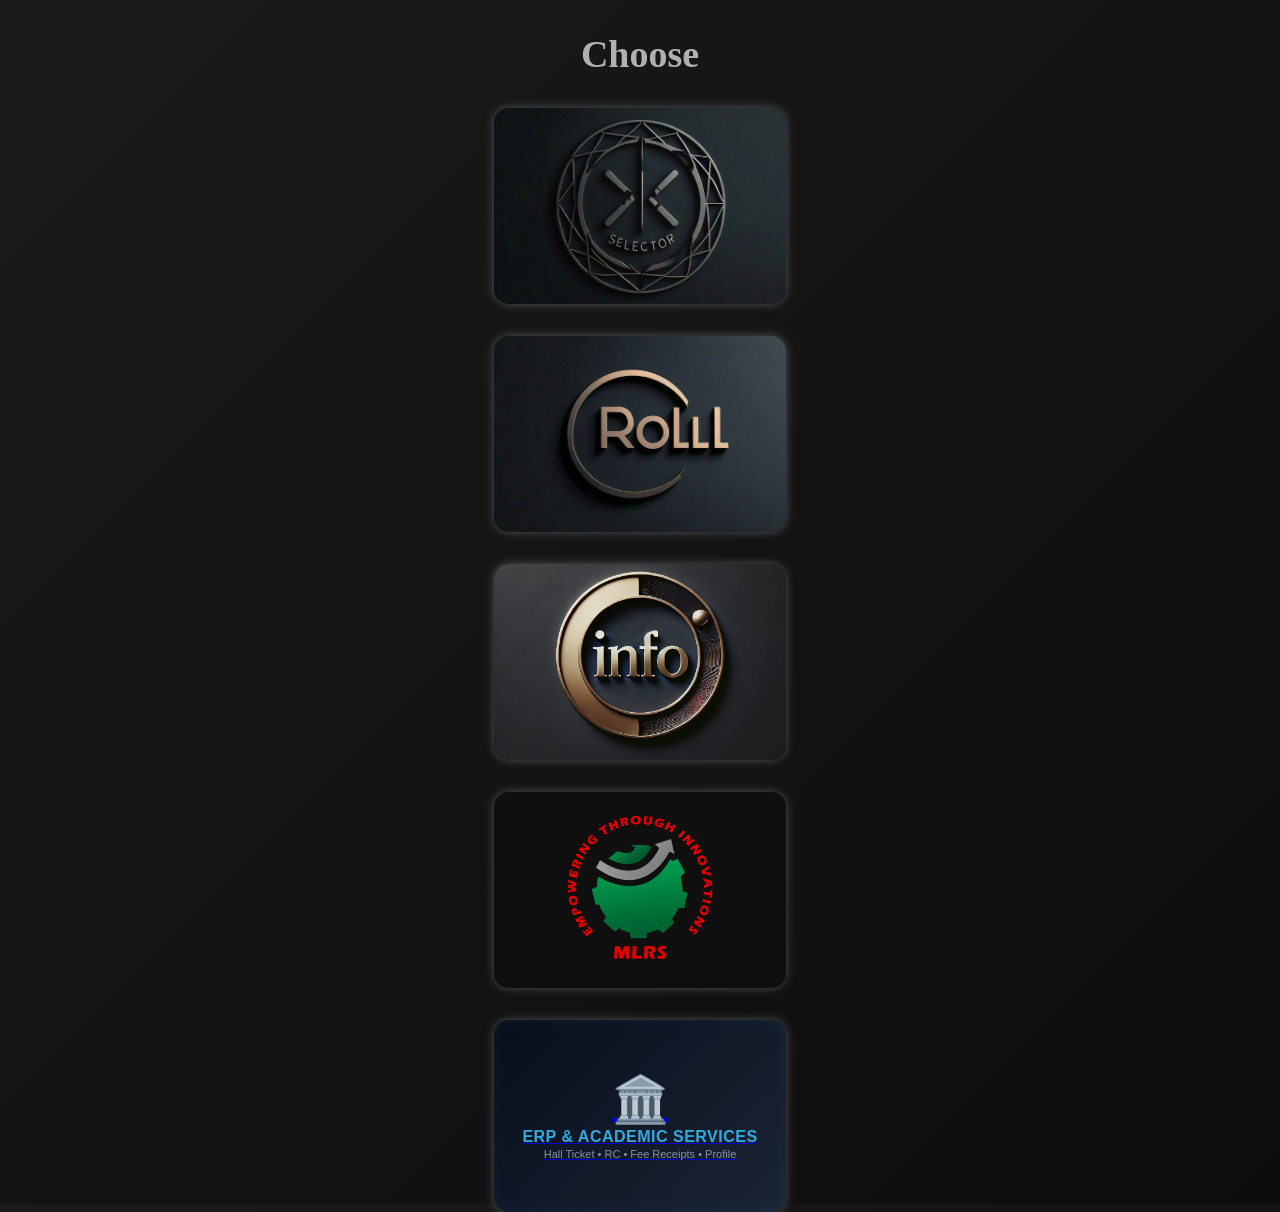
<file: index.html>
<!DOCTYPE html>
<html lang="en">
<head>
    <meta charset="UTF-8">
    <meta name="viewport" content="width=device-width, initial-scale=1.0">
    <title>Image Redirect - Dark Theme</title>
    <style>
        * {
            margin: -4px;
            padding: 0;
            box-sizing: border-box;
        }

        body {
            margin: 0;
            padding: 0;
            background: linear-gradient(135deg, #1a1a1a, #0d0d0d);
            font-family: 'Poppins', sans-serif;
            min-height: 120vh;
            display: flex;
            flex-direction: column;
            margin-top: 40px;
            overflow: auto;
            color: #fff;
        }

        .heading {
            font-size: 38px;
            font-family: 'Georgia', serif;
            font-weight: bold;
            color: #b0b0b0;
            margin-bottom: 40px;
            text-align: center;
        }

        .image-container {
            display: flex;
            flex-direction: column;
            align-items: center;
            gap: 40px;
        }

        .image-container a {
            position: relative;
            display: block;
            overflow: hidden;
            border-radius: 15px;
            transition: transform 0.3s ease-in-out;
            filter: brightness(90%);
            box-shadow: 0 0 10px rgba(255, 255, 255, 0.3);
        }

        .image-container img {
            width: 300px;
            height: 200px;
            object-fit: cover;
            transition: transform 0.4s ease-in-out;
            border-radius: 15px;
        }

        .image-container a:hover {
            transform: scale(1.05);
            box-shadow: 0 0 40px rgba(255, 255, 255, 0.7);
        }

        .image-container a:hover img {
            transform: scale(1.1);
            filter: brightness(100%);
        }

        .image-container a::before {
            content: attr(data-title);
            position: absolute;
            bottom: 0;
            left: 0;
            right: 0;
            text-align: center;
            font-size: 22px;
            color: #fff;
            background: linear-gradient(45deg, rgba(0, 0, 0, 0.9), rgba(0, 153, 255, 0.8));
            padding: 12px 0;
            border-radius: 0 0 15px 15px;
            opacity: 0;
            transform: translateY(100%);
            transition: opacity 0.4s ease, transform 0.4s ease;
            font-weight: 600;
            letter-spacing: 1.5px;
        }

        .image-container a:hover::before {
            opacity: 1;
            transform: translateY(0);
        }

        body:hover {
            background: linear-gradient(135deg, #0d0d0d, #1a1a1a);
            transition: background 1s ease-in-out;
        }
    </style>
</head>
<body>
    <h1 class="heading">Choose</h1>
    <div class="image-container">
        <a href="pages/selectorcomplete.html" data-title="Mystic Mountains">
            <img src="images/select.jpg" alt="Image 1">
        </a>

        <a href="pages/rollnumberfinished.html" data-title="Enchanted Forest">
            <img src="images/roll.jpg" alt="Image 2">
        </a>
        
        <a href="pages/Searchcomplete.html" data-title="IARE Search">
            <img src="images/info.webp" alt="Image 3">
        </a>

        <a href="pages/mlritm.html" data-title="MLRITM Students">
            <img src="images/mlritm.png" alt="MLRITM" style="background: #111; padding: 20px; object-fit: contain;">
        </a>

        <a href="pages/erp_services.html" data-title="MLRITM ERP Services">
            <div style="width: 300px; height: 200px; background: linear-gradient(135deg, #0a0f1d, #1e293b); border-radius: 15px; display: flex; flex-direction: column; align-items: center; justify-content: center; gap: 10px; border: 1px solid rgba(56, 189, 248, 0.35); box-shadow: inset 0 0 20px rgba(56, 189, 248, 0.1);">
                <div style="font-size: 46px;">🏛️</div>
                <div style="font-size: 16px; font-weight: 700; color: #38bdf8; text-align: center; letter-spacing: 0.5px;">ERP & ACADEMIC SERVICES</div>
                <div style="font-size: 11px; color: #94a3b8; text-align: center;">Hall Ticket • RC • Fee Receipts • Profile</div>
            </div>
        </a>
    </div>
</body>
</html>
</file>
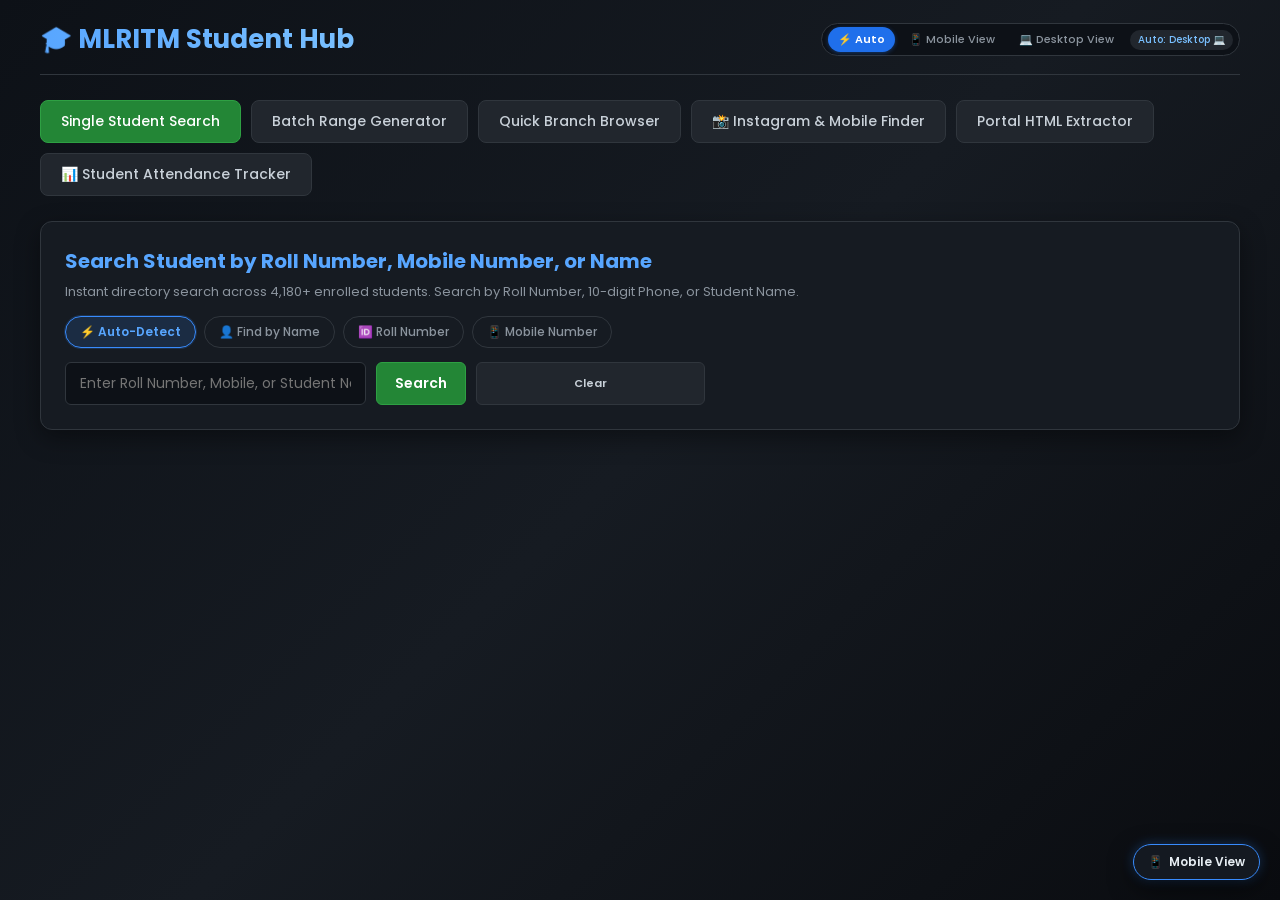
<file: mlritm.html>
<!DOCTYPE html>
<html lang="en">
<head>
    <meta charset="UTF-8">
    <meta name="viewport" content="width=device-width, initial-scale=1.0">
    <title>MLRITM | Student Search & Image Gallery</title>
    <link rel="preconnect" href="https://fonts.googleapis.com">
    <link rel="preconnect" href="https://fonts.gstatic.com" crossorigin>
    <!-- Student photos are served from Anvaya: open the connection early so photos start downloading sooner -->
    <link rel="preconnect" href="https://anvaya.mlritm.ac.in">
    <link rel="dns-prefetch" href="https://anvaya.mlritm.ac.in">
    <link href="https://fonts.googleapis.com/css2?family=Poppins:wght@300;400;500;600;700&display=swap" rel="stylesheet">
    <style>
        * {
            margin: 0;
            padding: 0;
            box-sizing: border-box;
            font-family: 'Poppins', sans-serif;
        }

        body {
            background: linear-gradient(135deg, #0d1117, #161b22, #0a0c10);
            color: #e6edf3;
            min-height: 100vh;
            padding: 20px;
        }

        .header {
            max-width: 1200px;
            margin: 0 auto 25px;
            display: flex;
            justify-content: space-between;
            align-items: center;
            flex-wrap: wrap;
            gap: 15px;
            padding-bottom: 15px;
            border-bottom: 1px solid #30363d;
        }

        .header h1 {
            font-size: 26px;
            font-weight: 700;
            background: linear-gradient(90deg, #58a6ff, #79c0ff);
            -webkit-background-clip: text;
            -webkit-text-fill-color: transparent;
            display: flex;
            align-items: center;
            gap: 10px;
        }

        .nav-links a {
            color: #8b949e;
            text-decoration: none;
            padding: 8px 14px;
            border-radius: 6px;
            border: 1px solid #30363d;
            background: #21262d;
            font-size: 13px;
            transition: all 0.2s;
            margin-left: 8px;
        }

        .nav-links a:hover {
            color: #58a6ff;
            border-color: #58a6ff;
            background: #161b22;
        }

        .container {
            max-width: 1200px;
            margin: 0 auto;
        }

        /* Tabs */
        .tabs {
            display: flex;
            gap: 10px;
            margin-bottom: 25px;
            flex-wrap: wrap;
        }

        .tab-btn {
            background: #21262d;
            border: 1px solid #30363d;
            color: #c9d1d9;
            padding: 10px 20px;
            border-radius: 8px;
            cursor: pointer;
            font-size: 14px;
            font-weight: 500;
            transition: all 0.2s;
        }

        .tab-btn.active, .tab-btn:hover {
            background: #238636;
            color: #fff;
            border-color: #2ea043;
        }

        .tab-content {
            display: none;
            background: #161b22;
            border: 1px solid #30363d;
            border-radius: 12px;
            padding: 24px;
            margin-bottom: 30px;
            box-shadow: 0 8px 24px rgba(0, 0, 0, 0.4);
        }

        .tab-content.active {
            display: block;
        }

        .form-grid {
            display: grid;
            grid-template-columns: repeat(auto-fit, minmax(220px, 1fr));
            gap: 16px;
            margin-bottom: 20px;
        }

        .form-group {
            display: flex;
            flex-direction: column;
            gap: 6px;
        }

        .form-group label {
            font-size: 13px;
            color: #8b949e;
            font-weight: 500;
        }

        .form-control {
            background: #0d1117;
            border: 1px solid #30363d;
            color: #e6edf3;
            padding: 10px 14px;
            border-radius: 6px;
            font-size: 14px;
            outline: none;
            transition: border-color 0.2s;
        }

        .form-control:focus {
            border-color: #58a6ff;
            box-shadow: 0 0 0 3px rgba(88, 166, 255, 0.2);
        }

        textarea.form-control {
            min-height: 120px;
            font-family: monospace;
            font-size: 12px;
            resize: vertical;
        }

        .btn-primary {
            background: #238636;
            color: #fff;
            border: 1px solid #2ea043;
            padding: 11px 22px;
            border-radius: 6px;
            font-weight: 600;
            font-size: 14px;
            cursor: pointer;
            transition: all 0.2s;
        }

        .btn-primary:hover {
            background: #2ea043;
            box-shadow: 0 0 10px rgba(46, 160, 67, 0.4);
        }

        .status-bar {
            margin-top: 15px;
            display: flex;
            justify-content: space-between;
            align-items: center;
            font-size: 14px;
            color: #8b949e;
        }

        /* Results Grid */
        .results-section h2 {
            font-size: 20px;
            margin-bottom: 15px;
            color: #79c0ff;
        }

        .student-grid {
            display: grid;
            grid-template-columns: repeat(auto-fill, minmax(240px, 1fr));
            gap: 20px;
            margin-top: 20px;
        }

        .student-card {
            background: #161b22;
            border: 1px solid #30363d;
            border-radius: 12px;
            padding: 16px;
            display: flex;
            flex-direction: column;
            align-items: center;
            transition: transform 0.2s, box-shadow 0.2s, border-color 0.2s;
            position: relative;
            overflow: hidden;
        }

        .student-card:hover {
            transform: translateY(-4px);
            border-color: #58a6ff;
            box-shadow: 0 8px 24px rgba(88, 166, 255, 0.2);
        }

        .student-img-wrap {
            width: 140px;
            height: 140px;
            border-radius: 12px;
            overflow: hidden;
            margin-bottom: 14px;
            border: 3px solid #30363d;
            background: #0d1117;
            display: flex;
            align-items: center;
            justify-content: center;
        }

        .student-img {
            width: 100%;
            height: 100%;
            object-fit: cover;
            transition: transform 0.3s, opacity 0.25s ease;
        }

        .student-card:hover .student-img {
            transform: scale(1.08);
        }

        /* Photo loading: shimmer placeholder; photo fades in only once fully downloaded + decoded,
           so half-painted photos are never shown */
        .student-img.pending {
            opacity: 0;
        }

        .student-img-wrap.is-loading {
            background: linear-gradient(90deg, #161b22 25%, #262c36 50%, #161b22 75%);
            background-size: 200% 100%;
            animation: imgShimmer 1.2s ease-in-out infinite;
        }

        .student-img-wrap.no-photo::after {
            content: 'No Photo';
            font-size: 12px;
            color: #6e7681;
        }

        @keyframes imgShimmer {
            0% { background-position: 200% 0; }
            100% { background-position: -200% 0; }
        }

        /* Gender filter (segmented control) */
        .gender-toggle {
            display: flex;
            gap: 4px;
            background: #0d1117;
            border: 1px solid #30363d;
            border-radius: 8px;
            padding: 4px;
        }

        .form-group .gender-opt {
            flex: 1;
            position: relative;
            cursor: pointer;
            color: inherit;
        }

        .gender-opt input {
            position: absolute;
            opacity: 0;
            pointer-events: none;
        }

        .gender-opt span {
            display: flex;
            align-items: center;
            justify-content: center;
            gap: 4px;
            padding: 6px 8px;
            border-radius: 6px;
            font-size: 13px;
            font-weight: 500;
            color: #8b949e;
            white-space: nowrap;
            transition: background 0.2s, color 0.2s;
        }

        .gender-opt span em {
            font-style: normal;
            font-size: 11px;
            opacity: 0.8;
        }

        .gender-opt:hover span {
            color: #e6edf3;
            background: #161b22;
        }

        .gender-opt input:checked + span {
            background: #238636;
            color: #fff;
        }

        .gender-opt.male input:checked + span {
            background: #1f6feb;
        }

        .gender-opt.female input:checked + span {
            background: #bf3989;
        }

        .gender-opt input:focus-visible + span {
            box-shadow: 0 0 0 2px #58a6ff;
        }

        .student-roll {
            font-size: 15px;
            font-weight: 700;
            color: #58a6ff;
            margin-bottom: 4px;
            letter-spacing: 0.5px;
        }

        .student-name {
            font-size: 13px;
            font-weight: 600;
            color: #ffb74d;
            margin-bottom: 6px;
            text-align: center;
        }

        .student-badge {
            font-size: 11px;
            background: #21262d;
            color: #8b949e;
            padding: 3px 8px;
            border-radius: 12px;
            border: 1px solid #30363d;
            margin-bottom: 10px;
            text-align: center;
        }

        .student-actions {
            display: flex;
            gap: 6px;
            width: 100%;
            margin-top: auto;
        }

        .btn-card {
            flex: 1;
            padding: 6px 10px;
            border-radius: 6px;
            font-size: 11px;
            font-weight: 600;
            text-align: center;
            text-decoration: none;
            cursor: pointer;
            border: 1px solid #30363d;
            background: #21262d;
            color: #c9d1d9;
            transition: all 0.2s;
        }

        .btn-card:hover {
            background: #30363d;
            color: #fff;
        }

        .btn-card.primary {
            background: #1f6feb;
            border-color: #388bfd;
            color: #fff;
        }

        .btn-card.primary:hover {
            background: #388bfd;
        }

        /* Single Preview Card */
        .profile-hero {
            display: flex;
            gap: 24px;
            align-items: center;
            background: #0d1117;
            border: 1px solid #30363d;
            border-radius: 12px;
            padding: 24px;
            max-width: 650px;
            margin: 20px auto;
        }

        .hero-img-wrap {
            width: 150px;
            height: 150px;
            border-radius: 12px;
            overflow: hidden;
            border: 2px solid #58a6ff;
            flex-shrink: 0;
            background: #161b22;
        }

        .hero-img-wrap img {
            width: 100%;
            height: 100%;
            object-fit: cover;
        }

        .hero-details {
            flex-grow: 1;
        }

        .hero-details h3 {
            font-size: 18px;
            color: #58a6ff;
            margin-bottom: 6px;
        }

        .hero-details .name {
            font-size: 16px;
            color: #ffb74d;
            font-weight: 600;
            margin-bottom: 10px;
        }

        .hero-details p {
            font-size: 13px;
            color: #8b949e;
            margin-bottom: 4px;
        }

        .hero-details p strong {
            color: #e6edf3;
        }

        /* Search Mode Selection Pills for Tab 1 */
        .mode-pill {
            background: #161b22;
            border: 1px solid #30363d;
            color: #8b949e;
            padding: 6px 14px;
            border-radius: 20px;
            font-size: 12px;
            font-weight: 500;
            cursor: pointer;
            transition: all 0.2s ease;
            outline: none;
        }

        .mode-pill:hover {
            border-color: #58a6ff;
            color: #c9d1d9;
            background: #21262d;
        }

        .mode-pill.active {
            background: rgba(56, 139, 253, 0.15);
            border-color: #388bfd;
            color: #58a6ff;
            font-weight: 600;
            box-shadow: 0 0 0 1px rgba(56, 139, 253, 0.2);
        }

        .quick-chip {
            background: #21262d;
            border: 1px solid #30363d;
            color: #79c0ff;
            border-radius: 12px;
            padding: 3px 10px;
            font-size: 11px;
            font-weight: 500;
            cursor: pointer;
            transition: all 0.15s ease;
            outline: none;
        }

        .quick-chip:hover {
            border-color: #58a6ff;
            background: #30363d;
            color: #ffffff;
        }

        /* Modal */
        /* Modal Overlay & Scroll-Safe Dialog */
        .modal-overlay {
            display: none;
            position: fixed;
            top: 0;
            left: 0;
            right: 0;
            bottom: 0;
            background: rgba(0, 0, 0, 0.85);
            backdrop-filter: blur(4px);
            z-index: 1000;
            align-items: center;
            justify-content: center;
            padding: 20px 14px;
            overflow-y: auto;
        }

        .modal-overlay.active {
            display: flex;
        }

        .modal-box {
            background: #161b22;
            border: 1px solid #30363d;
            border-radius: 14px;
            max-width: 520px;
            width: 100%;
            max-height: 90vh;
            display: flex;
            flex-direction: column;
            position: relative;
            box-shadow: 0 16px 40px rgba(0, 0, 0, 0.85);
            overflow: hidden;
            margin: auto;
        }

        #modalContent {
            overflow-y: auto;
            padding: 24px 20px 20px;
            overscroll-behavior: contain;
        }

        #modalContent::-webkit-scrollbar {
            width: 6px;
        }

        #modalContent::-webkit-scrollbar-track {
            background: #0d1117;
            border-radius: 4px;
        }

        #modalContent::-webkit-scrollbar-thumb {
            background: #30363d;
            border-radius: 4px;
        }

        #modalContent::-webkit-scrollbar-thumb:hover {
            background: #58a6ff;
        }

        .modal-close {
            position: absolute;
            top: 12px;
            right: 14px;
            background: #21262d;
            border: 1px solid #30363d;
            border-radius: 50%;
            width: 32px;
            height: 32px;
            display: flex;
            align-items: center;
            justify-content: center;
            color: #8b949e;
            font-size: 16px;
            cursor: pointer;
            z-index: 20;
            transition: all 0.2s;
        }

        .modal-close:hover {
            color: #fff;
            background: #da3633;
            border-color: #f85149;
        }

        /* Spinner */
        .spinner {
            display: none;
            width: 30px;
            height: 30px;
            border: 3px solid rgba(88, 166, 255, 0.3);
            border-top-color: #58a6ff;
            border-radius: 50%;
            animation: spin 0.8s linear infinite;
            margin: 20px auto;
        }

        @keyframes spin {
            to { transform: rotate(360deg); }
        }
        /* ==================== View Mode Control & Mobile/Desktop Adaptations ==================== */
        .header-main {
            display: flex;
            align-items: center;
            justify-content: space-between;
            gap: 15px;
            flex-wrap: wrap;
            width: 100%;
        }

        .view-mode-bar {
            display: inline-flex;
            align-items: center;
            gap: 4px;
            background: #0d1117;
            border: 1px solid #30363d;
            border-radius: 20px;
            padding: 3px 6px;
        }

        .view-pill {
            background: transparent;
            border: none;
            color: #8b949e;
            padding: 4px 10px;
            border-radius: 14px;
            font-size: 11px;
            font-weight: 500;
            cursor: pointer;
            transition: all 0.2s ease;
            outline: none;
            display: inline-flex;
            align-items: center;
            gap: 4px;
        }

        .view-pill:hover {
            color: #c9d1d9;
            background: rgba(255, 255, 255, 0.05);
        }

        .view-pill.active {
            background: #1f6feb;
            color: #ffffff;
            font-weight: 600;
            box-shadow: 0 1px 4px rgba(31, 111, 235, 0.4);
        }

        .view-status-badge {
            font-size: 10px;
            padding: 2px 8px;
            border-radius: 10px;
            background: #21262d;
            color: #79c0ff;
            font-weight: 500;
            margin-left: 2px;
            white-space: nowrap;
        }

        .floating-view-toggle {
            position: fixed;
            bottom: 20px;
            right: 20px;
            z-index: 9999;
            background: rgba(22, 27, 34, 0.94);
            border: 1px solid #388bfd;
            box-shadow: 0 8px 24px rgba(0, 0, 0, 0.6), 0 0 12px rgba(56, 139, 253, 0.35);
            backdrop-filter: blur(8px);
            color: #e6edf3;
            padding: 8px 14px;
            border-radius: 24px;
            font-size: 12px;
            font-weight: 600;
            display: flex;
            align-items: center;
            gap: 6px;
            cursor: pointer;
            transition: transform 0.2s, box-shadow 0.2s, background 0.2s;
            outline: none;
        }

        .floating-view-toggle:hover {
            transform: translateY(-2px);
            background: #1f6feb;
            color: #fff;
            box-shadow: 0 10px 28px rgba(31, 111, 235, 0.5);
        }

        /* Phone frame preview on desktop when Mobile View is forced */
        @media (min-width: 769px) {
            body.force-mobile-view {
                background: #04070b;
                display: flex;
                flex-direction: column;
                align-items: center;
                padding: 20px 10px;
            }
            body.force-mobile-view .header,
            body.force-mobile-view .container {
                max-width: 440px;
                width: 100%;
                margin-left: auto;
                margin-right: auto;
            }
            body.force-mobile-view .container {
                border: 2px solid #30363d;
                border-radius: 28px;
                padding: 14px 12px;
                background: #0d1117;
                box-shadow: 0 12px 48px rgba(0, 0, 0, 0.8), 0 0 0 1px rgba(88, 166, 255, 0.15);
            }
            body.force-mobile-view .mobile-frame-notch {
                display: flex !important;
                justify-content: center;
                align-items: center;
                gap: 8px;
                margin: 0 auto 10px;
                width: 120px;
                height: 18px;
                background: #000;
                border-radius: 12px;
            }
            body.force-mobile-view .notch-speaker {
                width: 40px;
                height: 4px;
                background: #30363d;
                border-radius: 2px;
            }
            body.force-mobile-view .notch-camera {
                width: 8px;
                height: 8px;
                background: #161b22;
                border: 1px solid #30363d;
                border-radius: 50%;
            }
        }

        /* Mobile View Rules: active on screens <= 768px (unless forced desktop) OR when forced mobile */
        @media (max-width: 768px) {
            body:not(.force-desktop-view) {
                padding: 10px 8px;
            }
            body:not(.force-desktop-view) .header {
                flex-direction: column;
                align-items: stretch;
                gap: 10px;
                margin-bottom: 12px;
                padding-bottom: 10px;
            }
            body:not(.force-desktop-view) .header-main {
                flex-direction: column;
                align-items: center;
                gap: 8px;
            }
            body:not(.force-desktop-view) .header h1 {
                font-size: 20px;
                text-align: center;
                justify-content: center;
            }
            body:not(.force-desktop-view) .view-mode-bar {
                justify-content: center;
                width: 100%;
                margin-top: 4px;
            }
            body:not(.force-desktop-view) .nav-links {
                display: flex;
                overflow-x: auto;
                gap: 6px;
                padding-bottom: 4px;
                -webkit-overflow-scrolling: touch;
                scrollbar-width: none;
            }
            body:not(.force-desktop-view) .nav-links::-webkit-scrollbar {
                display: none;
            }
            body:not(.force-desktop-view) .nav-links a,
            body:not(.force-desktop-view) .nav-links button {
                flex-shrink: 0;
                padding: 6px 10px;
                font-size: 11px;
                white-space: nowrap;
                margin-left: 0 !important;
            }
            body:not(.force-desktop-view) .tabs {
                display: flex;
                flex-wrap: nowrap;
                overflow-x: auto;
                gap: 6px;
                margin-bottom: 14px;
                padding-bottom: 6px;
                -webkit-overflow-scrolling: touch;
                scrollbar-width: none;
            }
            body:not(.force-desktop-view) .tabs::-webkit-scrollbar {
                display: none;
            }
            body:not(.force-desktop-view) .tab-btn {
                flex-shrink: 0;
                padding: 7px 12px;
                font-size: 12px;
                border-radius: 18px;
                white-space: nowrap;
            }
            body:not(.force-desktop-view) .tab-content {
                padding: 14px 10px;
                border-radius: 10px;
                margin-bottom: 16px;
            }
            body:not(.force-desktop-view) .tab-content h2 {
                font-size: 17px !important;
            }
            body:not(.force-desktop-view) .form-grid {
                grid-template-columns: 1fr;
                gap: 12px;
            }
            body:not(.force-desktop-view) .search-mode-selector {
                display: flex;
                overflow-x: auto;
                gap: 6px;
                margin-bottom: 12px;
                padding-bottom: 4px;
                -webkit-overflow-scrolling: touch;
                scrollbar-width: none;
            }
            body:not(.force-desktop-view) .search-mode-selector::-webkit-scrollbar {
                display: none;
            }
            body:not(.force-desktop-view) .mode-pill {
                flex-shrink: 0;
                padding: 5px 12px;
                font-size: 11px;
            }
            body:not(.force-desktop-view) .quick-chip {
                flex-shrink: 0;
                font-size: 10px;
                padding: 2px 8px;
            }
            body:not(.force-desktop-view) .profile-hero {
                flex-direction: column;
                gap: 14px;
                padding: 14px 10px;
                margin: 12px auto;
                width: 100%;
                text-align: center;
            }
            body:not(.force-desktop-view) .hero-img-wrap {
                width: 120px;
                height: 120px;
            }
            body:not(.force-desktop-view) .hero-details {
                width: 100%;
                text-align: left;
            }
            body:not(.force-desktop-view) .hero-details h3 {
                text-align: center;
                font-size: 17px;
            }
            body:not(.force-desktop-view) .hero-details .name {
                text-align: center;
                font-size: 14px;
            }
            body:not(.force-desktop-view) .hero-details p {
                font-size: 12px;
                word-break: break-word;
            }
            body:not(.force-desktop-view) .student-grid {
                grid-template-columns: repeat(auto-fill, minmax(140px, 1fr));
                gap: 10px;
                margin-top: 14px;
            }
            body:not(.force-desktop-view) .student-card {
                padding: 10px 6px;
                border-radius: 10px;
            }
            body:not(.force-desktop-view) .student-img-wrap {
                width: 95px;
                height: 95px;
                border-radius: 10px;
                margin-bottom: 8px;
            }
            body:not(.force-desktop-view) .student-roll {
                font-size: 12px;
            }
            body:not(.force-desktop-view) .student-name {
                font-size: 11px !important;
                margin: 2px 0 4px !important;
                line-height: 1.2 !important;
            }
            body:not(.force-desktop-view) .student-badge {
                font-size: 9px !important;
                padding: 2px 5px !important;
            }
            body:not(.force-desktop-view) .student-actions {
                display: flex;
                gap: 4px;
                width: 100%;
                margin-top: 6px;
            }
            body:not(.force-desktop-view) .student-actions button,
            body:not(.force-desktop-view) .student-actions a {
                padding: 4px 6px !important;
                font-size: 10px !important;
                flex: 1;
                text-align: center;
            }
            body:not(.force-desktop-view) .gender-toggle {
                display: flex;
                gap: 4px;
                width: 100%;
            }
            body:not(.force-desktop-view) .gender-opt {
                flex: 1;
                text-align: center;
                padding: 6px 4px;
                font-size: 11px;
            }
            body:not(.force-desktop-view) .modal-overlay {
                padding: 10px 6px;
                align-items: center;
            }
            body:not(.force-desktop-view) .modal-box {
                width: 100%;
                max-width: 100%;
                max-height: 94vh;
                border-radius: 14px;
                padding: 14px 10px;
            }
        }

        /* Applied when user forces Mobile View regardless of viewport width */
        body.force-mobile-view .header {
            flex-direction: column;
            align-items: stretch;
            gap: 10px;
            margin-bottom: 12px;
            padding-bottom: 10px;
        }
        body.force-mobile-view .header-main {
            flex-direction: column;
            align-items: center;
            gap: 8px;
        }
        body.force-mobile-view .header h1 {
            font-size: 20px;
            text-align: center;
            justify-content: center;
        }
        body.force-mobile-view .view-mode-bar {
            justify-content: center;
            width: 100%;
            margin-top: 4px;
        }
        body.force-mobile-view .nav-links {
            display: flex;
            overflow-x: auto;
            gap: 6px;
            padding-bottom: 4px;
            -webkit-overflow-scrolling: touch;
            scrollbar-width: none;
        }
        body.force-mobile-view .nav-links::-webkit-scrollbar {
            display: none;
        }
        body.force-mobile-view .nav-links a,
        body.force-mobile-view .nav-links button {
            flex-shrink: 0;
            padding: 6px 10px;
            font-size: 11px;
            white-space: nowrap;
            margin-left: 0 !important;
        }
        body.force-mobile-view .tabs {
            display: flex;
            flex-wrap: nowrap;
            overflow-x: auto;
            gap: 6px;
            margin-bottom: 14px;
            padding-bottom: 6px;
            -webkit-overflow-scrolling: touch;
            scrollbar-width: none;
        }
        body.force-mobile-view .tabs::-webkit-scrollbar {
            display: none;
        }
        body.force-mobile-view .tab-btn {
            flex-shrink: 0;
            padding: 7px 12px;
            font-size: 12px;
            border-radius: 18px;
            white-space: nowrap;
        }
        body.force-mobile-view .tab-content {
            padding: 14px 10px;
            border-radius: 10px;
            margin-bottom: 16px;
        }
        body.force-mobile-view .tab-content h2 {
            font-size: 17px !important;
        }
        body.force-mobile-view .form-grid {
            grid-template-columns: 1fr;
            gap: 12px;
        }
        body.force-mobile-view .search-mode-selector {
            display: flex;
            overflow-x: auto;
            gap: 6px;
            margin-bottom: 12px;
            padding-bottom: 4px;
            -webkit-overflow-scrolling: touch;
            scrollbar-width: none;
        }
        body.force-mobile-view .search-mode-selector::-webkit-scrollbar {
            display: none;
        }
        body.force-mobile-view .mode-pill {
            flex-shrink: 0;
            padding: 5px 12px;
            font-size: 11px;
        }
        body.force-mobile-view .quick-chip {
            flex-shrink: 0;
            font-size: 10px;
            padding: 2px 8px;
        }
        body.force-mobile-view .profile-hero {
            flex-direction: column;
            gap: 14px;
            padding: 14px 10px;
            margin: 12px auto;
            width: 100%;
            text-align: center;
        }
        body.force-mobile-view .hero-img-wrap {
            width: 120px;
            height: 120px;
        }
        body.force-mobile-view .hero-details {
            width: 100%;
            text-align: left;
        }
        body.force-mobile-view .hero-details h3 {
            text-align: center;
            font-size: 17px;
        }
        body.force-mobile-view .hero-details .name {
            text-align: center;
            font-size: 14px;
        }
        body.force-mobile-view .hero-details p {
            font-size: 12px;
            word-break: break-word;
        }
        body.force-mobile-view .student-grid {
            grid-template-columns: repeat(auto-fill, minmax(140px, 1fr));
            gap: 10px;
            margin-top: 14px;
        }
        body.force-mobile-view .student-card {
            padding: 10px 6px;
            border-radius: 10px;
        }
        body.force-mobile-view .student-img-wrap {
            width: 95px;
            height: 95px;
            border-radius: 10px;
            margin-bottom: 8px;
        }
        body.force-mobile-view .student-roll {
            font-size: 12px;
        }
        body.force-mobile-view .student-name {
            font-size: 11px !important;
            margin: 2px 0 4px !important;
            line-height: 1.2 !important;
        }
        body.force-mobile-view .student-badge {
            font-size: 9px !important;
            padding: 2px 5px !important;
        }
        body.force-mobile-view .student-actions {
            display: flex;
            gap: 4px;
            width: 100%;
            margin-top: 6px;
        }
        body.force-mobile-view .student-actions button,
        body.force-mobile-view .student-actions a {
            padding: 4px 6px !important;
            font-size: 10px !important;
            flex: 1;
            text-align: center;
        }
        body.force-mobile-view .gender-toggle {
            display: flex;
            gap: 4px;
            width: 100%;
        }
        body.force-mobile-view .gender-opt {
            flex: 1;
            text-align: center;
            padding: 6px 4px;
            font-size: 11px;
        }
        body.force-mobile-view .modal-overlay {
            padding: 10px 6px;
            align-items: center;
        }
        body.force-mobile-view .modal-box {
            width: 100%;
            max-width: 100%;
            max-height: 94vh;
            border-radius: 14px;
            padding: 14px 10px;
        }

        /* Applied when user explicitly forces Desktop View on mobile */
        body.force-desktop-view {
            min-width: 1024px;
            overflow-x: auto;
        }
        body.force-desktop-view .header,
        body.force-desktop-view .container {
            min-width: 980px;
        }
    </style>
</head>
<body>
    <!-- Desktop Phone Notch Indicator (visible only when mobile view is forced on desktop) -->
    <div class="mobile-frame-notch" id="mobileFrameNotch" style="display: none;">
        <span class="notch-speaker"></span>
        <span class="notch-camera"></span>
    </div>

    <div class="header">
        <div class="header-main">
            <h1>🎓 MLRITM Student Hub</h1>
            <div class="view-mode-bar" role="group" aria-label="Switch between Desktop and Mobile View">
                <button type="button" class="view-pill active" id="viewPill-auto" onclick="setViewMode('auto')" title="Automatically adapt layout based on screen width">⚡ Auto</button>
                <button type="button" class="view-pill" id="viewPill-mobile" onclick="setViewMode('mobile')" title="Force mobile layout">📱 Mobile View</button>
                <button type="button" class="view-pill" id="viewPill-desktop" onclick="setViewMode('desktop')" title="Force desktop layout">💻 Desktop View</button>
                <span class="view-status-badge" id="viewStatusBadge">Auto: Mobile</span>
            </div>
        </div>
    </div>

    <div class="container">
        <!-- Tab Navigation -->
        <div class="tabs">
            <button class="tab-btn active" onclick="switchTab('single')">Single Student Search</button>
            <button class="tab-btn" onclick="switchTab('range')">Batch Range Generator</button>
            <button class="tab-btn" onclick="switchTab('branch')">Quick Branch Browser</button>
            <button class="tab-btn" onclick="switchTab('instagram')">📸 Instagram & Mobile Finder</button>
            <button class="tab-btn" onclick="switchTab('html')">Portal HTML Extractor</button>
            <button class="tab-btn" onclick="switchTab('attendance')">📊 Student Attendance Tracker</button>
        </div>

        <!-- Tab 1: Single Student Search -->
        <div id="tab-single" class="tab-content active">
            <h2 style="font-size: 20px; margin-bottom: 6px; color: #58a6ff;">Search Student by Roll Number, Mobile Number, or Name</h2>
            <p style="font-size: 13px; color: #8b949e; margin-bottom: 14px;">Instant directory search across 4,180+ enrolled students. Search by Roll Number, 10-digit Phone, or Student Name.</p>

            <!-- Search Mode Selection Pills -->
            <div class="search-mode-selector" style="display: flex; gap: 8px; margin-bottom: 14px; flex-wrap: wrap;" role="group" aria-label="Search mode">
                <button type="button" class="mode-pill active" id="modeBtn-auto" onclick="setSingleSearchMode('auto')">⚡ Auto-Detect</button>
                <button type="button" class="mode-pill" id="modeBtn-name" onclick="setSingleSearchMode('name')">👤 Find by Name</button>
                <button type="button" class="mode-pill" id="modeBtn-roll" onclick="setSingleSearchMode('roll')">🆔 Roll Number</button>
                <button type="button" class="mode-pill" id="modeBtn-mobile" onclick="setSingleSearchMode('mobile')">📱 Mobile Number</button>
            </div>

            <!-- Search Input Box -->
            <div style="display: flex; gap: 10px; max-width: 640px;">
                <input type="text" id="singleRollInput" class="form-control" placeholder="Enter Roll Number, Mobile, or Student Name (e.g., Varun)..." value="" onkeydown="if(event.key === 'Enter') searchSingleStudent()" autocomplete="off">
                <button class="btn-primary" onclick="searchSingleStudent()" style="white-space: nowrap; padding: 10px 18px;">Search</button>
                <button class="btn-card" onclick="clearSingleStudentSearch()" style="white-space: nowrap; padding: 10px 14px;">Clear</button>
            </div>

            <!-- Quick Suggestions -->

            <div id="singleResultContainer"></div>
        </div>

        <!-- Tab 2: Range Generator -->
        <div id="tab-range" class="tab-content">
            <h2 style="font-size: 18px; margin-bottom: 12px; color: #58a6ff;">Generate Images for Roll Number Range</h2>
            <div class="form-grid">
                <div class="form-group">
                    <label for="rangeStart">Start Roll Number:</label>
                    <input type="text" id="rangeStart" class="form-control" placeholder="e.g. 237Y1A1201" value="237Y1A1201">
                </div>
                <div class="form-group">
                    <label for="rangeEnd">End Roll Number:</label>
                    <input type="text" id="rangeEnd" class="form-control" placeholder="e.g. 237Y1A1275" value="237Y1A1275">
                </div>
            </div>
            <button class="btn-primary" onclick="generateRange()">Generate Students</button>
            <div class="status-bar">
                <span id="rangeStatus">Ready</span>
                <span id="rangeCount">Total: 0</span>
            </div>
        </div>

        <!-- Tab 3: Quick Branch Browser -->
        <div id="tab-branch" class="tab-content">
            <h2 style="font-size: 18px; margin-bottom: 12px; color: #58a6ff;">Quick Branch Selector</h2>
            <div class="form-grid">
                <div class="form-group">
                    <label for="branchYear">Admission Year / Batch:</label>
                    <select id="branchYear" class="form-control">
                        <option value="26" selected>1st Year (2026 Batch - 267Y)</option>
                        <option value="25">2nd Year (2025 Batch - 257Y)</option>
                        <option value="24">3rd Year (2024 Batch - 247Y)</option>
                        <option value="23">4th Year (2023 Batch - 237Y)</option>
                    </select>
                </div>
                <div class="form-group">
                    <label for="branchDept">Branch / Department:</label>
                    <select id="branchDept" class="form-control">
                        <option value="12" selected>Information Technology (IT)</option>
                        <option value="05">Computer Science & Engineering (CSE)</option>
                        <option value="66">CSE - AI & ML (CSM)</option>
                        <option value="67">CSE - Data Science (CSD)</option>
                        <option value="62">CSE - Cyber Security (CSC)</option>
                        <option value="04">Electronics & Communication (ECE)</option>
                        <option value="02">Electrical & Electronics (EEE)</option>
                        <option value="03">Mechanical Engineering (ME)</option>
                        <option value="01">Civil Engineering (CE)</option>
                    </select>
                </div>
                <div class="form-group">
                    <label>Gender:</label>
                    <div class="gender-toggle" role="radiogroup" aria-label="Filter students by gender">
                        <label class="gender-opt"><input type="radio" name="branchGender" id="genderAll" value="all" checked onchange="onGenderChange()"><span>All <em id="genderCountAll"></em></span></label>
                        <label class="gender-opt male"><input type="radio" name="branchGender" id="genderMale" value="Male" onchange="onGenderChange()"><span>👦 Male <em id="genderCountMale"></em></span></label>
                        <label class="gender-opt female"><input type="radio" name="branchGender" id="genderFemale" value="Female" onchange="onGenderChange()"><span>👧 Female <em id="genderCountFemale"></em></span></label>
                    </div>
                </div>
            </div>
            <button class="btn-primary" id="btnLoadClass" onclick="loadSelectedSection()">Load Class Images</button>
            <div class="status-bar">
                <span id="branchStatus">Choose batch, branch and gender, then click Load Class Images.</span>
                <span id="branchCount">Total: 0</span>
            </div>
        </div>

        <!-- Tab 4: Portal HTML Extractor -->
        <div id="tab-html" class="tab-content">
            <h2 style="font-size: 18px; margin-bottom: 12px; color: #58a6ff;">Extract Details from MLRITM Anvaya Portal HTML</h2>
            <p style="font-size: 13px; color: #8b949e; margin-bottom: 12px;">Paste HTML copied from anvaya.mlritm.ac.in (header, profile, or table), and this tool will extract the roll number, student name, email, and photo:</p>
            <textarea id="htmlInput" class="form-control" placeholder="Paste MLRITM Portal HTML here..."></textarea>
            <div style="margin-top: 12px;">
                <button class="btn-primary" onclick="extractFromHtml()">Extract & Display Details</button>
            </div>
            <div id="htmlExtractResult"></div>
        </div>

        <!-- Tab 5: Instagram & Mobile Finder -->
        <div id="tab-instagram" class="tab-content">
            <h2 style="font-size: 18px; margin-bottom: 8px; color: #ff7b72;">📸 Search Student Instagram ID by Mobile Number</h2>
            <p style="font-size: 13px; color: #8b949e; margin-bottom: 16px;">
                Lookup any MLRITM student's profile, roll number, and Instagram account using their 10-digit mobile number, or paste Instagram profile HTML to extract & link profiles.
            </p>

            <div style="display: grid; grid-template-columns: repeat(auto-fit, minmax(300px, 1fr)); gap: 16px; margin-bottom: 20px;">
                <!-- Box 1: Search by Mobile Number -->
                <div style="background: #161b22; border: 1px solid #30363d; border-radius: 8px; padding: 16px;">
                    <h3 style="font-size: 15px; color: #58a6ff; margin-bottom: 6px;">📱 Search by Mobile Number</h3>
                    <p style="font-size: 12px; color: #8b949e; margin-bottom: 10px;">Enter student or parent 10-digit phone number:</p>
                    <div style="display: flex; gap: 8px;">
                        <input type="text" id="mobileSearchInput" class="form-control" placeholder="Enter 10-digit mobile number" maxlength="15" onkeydown="if(event.key === 'Enter') searchByMobile()">
                        <button class="btn-primary" onclick="searchByMobile()" style="white-space: nowrap;">Search Phone</button>
                    </div>
                </div>

                <!-- Box 2: Search by Instagram Handle -->
                <div style="background: #161b22; border: 1px solid #30363d; border-radius: 8px; padding: 16px;">
                    <h3 style="font-size: 15px; color: #f77737; margin-bottom: 6px;">📸 Search by Instagram ID</h3>
                    <p style="font-size: 12px; color: #8b949e; margin-bottom: 10px;">Enter Instagram username or @handle:</p>
                    <div style="display: flex; gap: 8px;">
                        <input type="text" id="igHandleSearchInput" class="form-control" placeholder="Enter Instagram username or @handle" onkeydown="if(event.key === 'Enter') searchByInstagramHandle()">
                        <button class="btn-primary" onclick="searchByInstagramHandle()" style="white-space: nowrap; background: linear-gradient(45deg, #f09433, #dc2743);">Find Student</button>
                    </div>
                </div>
            </div>

            <!-- Search Result Container -->
            <div id="igSearchResultContainer" style="margin-bottom: 24px;"></div>

            <!-- Box 3: Extract from Instagram HTML -->
            <div style="background: #161b22; border: 1px solid #e1306c44; border-radius: 8px; padding: 16px;">
                <h3 style="font-size: 15px; color: #ff7b72; margin-bottom: 6px;">🧩 Extract Details from Instagram Profile HTML Code</h3>
                <p style="font-size: 12px; color: #8b949e; margin-bottom: 10px;">
                    Paste Instagram profile HTML code below (with title, meta tags, or page source), and click extract to read the username, followers, bio, and link to a student's mobile number:
                </p>
                <textarea id="igHtmlInput" class="form-control" style="min-height: 120px;" placeholder="Paste Instagram profile HTML here..."></textarea>
                <div style="margin-top: 10px; display: flex; gap: 10px; flex-wrap: wrap;">
                    <button class="btn-primary" onclick="extractFromInstagramHtml()" style="background: linear-gradient(45deg, #f09433, #dc2743);">Extract & Link Profile</button>
                </div>
                <div id="igExtractResultContainer"></div>
            </div>
        </div>

        <!-- Tab 6: Student Attendance Tracker -->
        <div id="tab-attendance" class="tab-content">
            <div style="display: flex; justify-content: space-between; align-items: center; flex-wrap: wrap; gap: 10px; margin-bottom: 14px;">
                <h2 style="font-size: 18px; color: #58a6ff; display: flex; align-items: center; gap: 8px;">
                    <span>📊 MLRITM Student Attendance Tracker & Daywise Log</span>
                </h2>
                <a href="https://mlritmexams.com/BeesERP/Login.aspx" target="_blank" rel="noopener noreferrer" style="font-size: 12px; color: #58a6ff; text-decoration: none; border: 1px solid #388bfd; padding: 5px 12px; border-radius: 6px; background: #21262d; font-weight: 500;">
                    Official BeesERP Portal ↗
                </a>
            </div>

            <!-- Attendance Info Banner -->
            <div style="background: #0d1117; border: 1px solid #30363d; border-radius: 8px; padding: 14px 18px; margin-bottom: 18px; font-size: 12px; color: #8b949e; line-height: 1.6;">
                <div style="display: flex; align-items: center; gap: 8px; color: #e6edf3; font-weight: 600; margin-bottom: 4px;">
                    <span style="color: #2ea043;">✔</span> Verified BeesERP Attendance Integration (Source: MLRITM-Hyderabad-Attendance-Tracking-Application)
                </div>
                <div>
                    Based on the native Android application architecture by Smustafa8152. Tracks day-wise period attendance (<code style="color:#7ee787;">ctl00_cpStud_grdDaywise</code>) and total percentage (<code style="color:#7ee787;">ctl00_cpStud_lblTotalPercentage</code>) on BeesERP (<code style="color:#58a6ff;">mlritmexams.com</code>). Enter your class numbers below to calculate safe bunk margins or paste your daywise table to view period logs.
                </div>
            </div>

            <!-- Absent Today Alert Container -->
            <div id="attendanceAbsentAlert" style="display:none; margin-bottom:18px;"></div>

            <!-- Two-Column Grid: Calculator & Parser -->
            <div style="display: grid; grid-template-columns: repeat(auto-fit, minmax(320px, 1fr)); gap: 18px; margin-bottom: 24px;">
                
                <!-- Card 1: Attendance & Condonation Calculator -->
                <div style="background: #161b22; border: 1px solid #30363d; border-radius: 10px; padding: 20px;">
                    <h3 style="font-size: 15px; color: #58a6ff; margin-bottom: 14px; display: flex; align-items: center; gap: 6px;">
                        <span>🧮 Smart Attendance & Condonation Calculator</span>
                    </h3>
                    <div class="form-grid" style="grid-template-columns: 1fr 1fr; gap: 12px; margin-bottom: 14px;">
                        <div class="form-group">
                            <label for="attTotalClasses">Total Classes Held:</label>
                            <input type="number" id="attTotalClasses" class="form-control" placeholder="e.g. 120" value="120" oninput="runAttendanceCalc()">
                        </div>
                        <div class="form-group">
                            <label for="attAttendedClasses">Classes Attended:</label>
                            <input type="number" id="attAttendedClasses" class="form-control" placeholder="e.g. 96" value="96" oninput="runAttendanceCalc()">
                        </div>
                    </div>
                    <div class="form-group" style="margin-bottom: 14px;">
                        <label for="attTargetPct">Target Threshold Percentage (%):</label>
                        <select id="attTargetPct" class="form-control" onchange="runAttendanceCalc()">
                            <option value="75" selected>75% (Mandatory University Criterion)</option>
                            <option value="80">80% (Safe Buffer)</option>
                            <option value="85">85% (Distinction Goal)</option>
                            <option value="65">65% (Minimum Condonation Cut-off)</option>
                        </select>
                    </div>

                    <!-- Live Calculation Result Card -->
                    <div id="attCalcResultBox" style="background:#0d1117; border:1px solid #30363d; border-radius:8px; padding:14px; margin-top:12px;"></div>
                </div>

                <!-- Card 2: BeesERP Daywise Attendance Parser -->
                <div style="background: #161b22; border: 1px solid #30363d; border-radius: 10px; padding: 20px;">
                    <div style="display:flex; justify-content:space-between; align-items:center; margin-bottom:14px;">
                        <h3 style="font-size: 15px; color: #79c0ff; display:flex; align-items:center; gap:6px; margin:0;">
                            <span>📋 Daywise Attendance Parser</span>
                        </h3>
                        <button type="button" onclick="loadSampleAttendanceData()" style="background:#21262d; border:1px solid #30363d; color:#58a6ff; font-size:11px; padding:3px 8px; border-radius:4px; cursor:pointer;">
                            Load Sample Data
                        </button>
                    </div>
                    <p style="font-size: 12px; color: #8b949e; margin-bottom: 10px;">
                        Paste the text or HTML copied from BeesERP Daywise Grid (<code style="color:#aaa;">ctl00_cpStud_grdDaywise</code>):
                    </p>
                    <textarea id="beesRawInput" class="form-control" style="min-height: 110px; font-size:12px;" placeholder="Paste BeesERP table or text (e.g. 14/10/2026(Wed) P P A P P P P)..."></textarea>
                    <div style="margin-top: 10px; display:flex; gap:10px;">
                        <button class="btn-primary" onclick="parseAndDisplayAttendance()" style="padding:8px 16px; font-size:13px;">
                            Parse Daywise Attendance
                        </button>
                        <button type="button" onclick="clearAttendanceInput()" style="background:#21262d; border:1px solid #30363d; color:#c9d1d9; border-radius:6px; padding:8px 14px; font-size:13px; cursor:pointer;">
                            Clear
                        </button>
                    </div>
                </div>
            </div>

            <!-- Parsed Daywise Attendance Table View -->
            <div id="daywiseTableContainer" style="display:none; background:#161b22; border:1px solid #30363d; border-radius:10px; padding:20px; margin-bottom:24px;">
                <div style="display:flex; justify-content:space-between; align-items:center; flex-wrap:wrap; gap:10px; margin-bottom:14px; border-bottom:1px solid #30363d; padding-bottom:10px;">
                    <div>
                        <h3 id="daywiseStudentTitle" style="font-size:16px; color:#58a6ff; margin:0;">Daywise Period Attendance Log</h3>
                        <div id="daywiseStudentSubtitle" style="font-size:12px; color:#8b949e; margin-top:2px;"></div>
                    </div>
                    <div id="daywiseSummaryStats" style="display:flex; gap:12px; font-size:13px;"></div>
                </div>
                <div style="overflow-x:auto;">
                    <table id="daywiseGridTable" style="width:100%; border-collapse:collapse; font-size:13px; text-align:center;">
                        <!-- Generated by JS -->
                    </table>
                </div>
            </div>
        </div>

        <!-- Gallery / Results Section -->
        <div class="results-section">
            <div id="gallerySpinner" class="spinner"></div>
            <div id="studentGrid" class="student-grid"></div>
        </div>
    </div>

    <!-- Student Detail Modal -->
    <div id="detailModal" class="modal-overlay">
        <div class="modal-box">
            <button class="modal-close" onclick="closeModal()">✕</button>
            <div id="modalContent"></div>
        </div>
    </div>

    <script src="scripts/mlritm_db.js" onerror="this.onerror=null; var s=document.createElement('script'); s.src='../scripts/mlritm_db.js'; document.head.appendChild(s);"></script>
    <script src="scripts/attendance_tracker.js" onerror="this.onerror=null; var s=document.createElement('script'); s.src='../scripts/attendance_tracker.js'; document.head.appendChild(s);"></script>
    <script>
        // ==================== Automatic Device Detection & View Mode Switcher ====================
        let currentViewMode = 'auto'; // 'auto' | 'mobile' | 'desktop'

        function detectDeviceType() {
            const isNarrow = window.innerWidth <= 768;
            const isMobileUA = /Android|webOS|iPhone|iPad|iPod|BlackBerry|IEMobile|Opera Mini/i.test(navigator.userAgent || '');
            return (isNarrow || isMobileUA) ? 'mobile' : 'desktop';
        }

        function setViewMode(mode, save = true) {
            currentViewMode = mode;
            if (save) {
                try {
                    localStorage.setItem('mlritm_view_mode', mode);
                } catch(e) {}
            }

            const detected = detectDeviceType();
            const effective = (mode === 'auto') ? detected : mode;

            // Update mode pills in header
            ['auto', 'mobile', 'desktop'].forEach(m => {
                const pill = document.getElementById('viewPill-' + m);
                if (pill) {
                    if (m === mode) pill.classList.add('active');
                    else pill.classList.remove('active');
                }
            });

            // Update badge text
            const badge = document.getElementById('viewStatusBadge');
            if (badge) {
                if (mode === 'auto') {
                    badge.textContent = effective === 'mobile' ? 'Auto: Mobile 📱' : 'Auto: Desktop 💻';
                    badge.style.color = '#79c0ff';
                } else if (mode === 'mobile') {
                    badge.textContent = 'Forced: Mobile 📱';
                    badge.style.color = '#ffb74d';
                } else {
                    badge.textContent = 'Forced: Desktop 💻';
                    badge.style.color = '#7ee787';
                }
            }

            // Update body classes
            const body = document.body;
            body.classList.remove('is-mobile-view', 'is-desktop-view', 'force-mobile-view', 'force-desktop-view');

            if (mode === 'mobile') {
                body.classList.add('is-mobile-view', 'force-mobile-view');
            } else if (mode === 'desktop') {
                body.classList.add('is-desktop-view', 'force-desktop-view');
            } else {
                if (detected === 'mobile') {
                    body.classList.add('is-mobile-view');
                } else {
                    body.classList.add('is-desktop-view');
                }
            }

            // Update floating button
            const floatIcon = document.getElementById('floatingToggleIcon');
            const floatText = document.getElementById('floatingToggleText');
            if (floatIcon && floatText) {
                if (mode === 'auto') {
                    floatIcon.textContent = effective === 'mobile' ? '📱' : '💻';
                    floatText.textContent = effective === 'mobile' ? 'Mobile View' : 'Desktop View';
                } else if (mode === 'mobile') {
                    floatIcon.textContent = '📱';
                    floatText.textContent = 'Mobile (Locked)';
                } else {
                    floatIcon.textContent = '💻';
                    floatText.textContent = 'Desktop (Locked)';
                }
            }

            // Update mobile frame notch visibility on desktop
            const notch = document.getElementById('mobileFrameNotch');
            if (notch) {
                notch.style.display = (mode === 'mobile' && window.innerWidth > 768) ? 'flex' : 'none';
            }
        }

        function cycleViewMode() {
            const nextMode = currentViewMode === 'auto' ? 'mobile' : (currentViewMode === 'mobile' ? 'desktop' : 'auto');
            setViewMode(nextMode);
        }

        function initViewModeSystem() {
            let saved = 'auto';
            try {
                saved = localStorage.getItem('mlritm_view_mode') || 'auto';
            } catch(e) {}

            setViewMode(saved, false);

            let resizeTimer;
            window.addEventListener('resize', function() {
                clearTimeout(resizeTimer);
                resizeTimer = setTimeout(function() {
                    if (currentViewMode === 'auto') {
                        setViewMode('auto', false);
                    } else if (currentViewMode === 'mobile') {
                        const notch = document.getElementById('mobileFrameNotch');
                        if (notch) {
                            notch.style.display = (window.innerWidth > 768) ? 'flex' : 'none';
                        }
                    }
                }, 80);
            });
        }

        // Initialize immediately
        initViewModeSystem();

        const knownStudents = {};

        const branchNames = {
            '01': 'Civil Engineering (CE)',
            '02': 'Electrical & Electronics (EEE)',
            '03': 'Mechanical Engineering (ME)',
            '04': 'Electronics & Communication (ECE)',
            '05': 'Computer Science & Engineering (CSE)',
            '12': 'Information Technology (IT)',
            '62': 'CSE - Cyber Security (CSC)',
            '66': 'CSE - AI & ML (CSM)',
            '67': 'CSE - Data Science (CSD)',
            '69': 'CSBS'
        };

        function decodeRoll(roll) {
            const cleanRoll = roll.trim().toUpperCase();
            const yearPrefix = cleanRoll.substring(0, 2);
            const joinYear = 2000 + (parseInt(yearPrefix, 10) || 23);
            const branchCode = cleanRoll.substring(6, 8);
            const db = (typeof window !== 'undefined' && window.MLRITM_STUDENTS) ? window.MLRITM_STUDENTS[cleanRoll] : null;

            const branch = (db && db.branch) ? db.branch : (branchNames[branchCode] || `Branch Code ${branchCode}`);
            const email = (db && db.email) ? db.email : `${cleanRoll}@mlritm.ac.in`;
            const photoUrl = `https://anvaya.mlritm.ac.in/Docs/MLRITM/User/${cleanRoll}.jpg`;
            const name = (db && db.name) ? db.name : (knownStudents[cleanRoll]?.name || null);
            const address = (typeof window.getStudentAddress === 'function') ? window.getStudentAddress(cleanRoll) : null;
            const instagram = (typeof window.getStudentInstagram === 'function') ? window.getStudentInstagram(cleanRoll) : null;
            const caste = (db && db.caste && db.caste.trim()) ? db.caste.trim() : null;
            const admissionCategory = (db && db.cat && db.cat.trim()) ? db.cat.trim() : null;

            return {
                rollNumber: cleanRoll,
                name,
                phone: db ? db.phone : null,
                father_phone: db ? db.father_phone : null,
                father: db ? db.father : null,
                mother: db ? db.mother : null,
                dob: db ? db.dob : null,
                gender: db ? db.gender : null,
                caste,
                admissionCategory,
                email,
                branch,
                batch: (db && db.batch) ? `${db.batch} - ${parseInt(db.batch, 10) + 4}` : `${joinYear} - ${joinYear + 4}`,
                course: cleanRoll.substring(4, 6) === '1A' ? 'B.Tech (Regular)' : 'B.Tech (Lateral Entry)',
                college: 'MLRITM - Marri Laxman Reddy Institute of Technology and Management',
                photoUrl,
                address,
                instagram
            };
        }

        function switchTab(tabName) {
            document.querySelectorAll('.tab-btn').forEach(b => b.classList.remove('active'));
            document.querySelectorAll('.tab-content').forEach(c => c.classList.remove('active'));

            const targetBtn = Array.from(document.querySelectorAll('.tab-btn')).find(b => (b.getAttribute('onclick') || '').includes(`'${tabName}'`));
            if (targetBtn) targetBtn.classList.add('active');

            const targetTab = document.getElementById(`tab-${tabName}`);
            if (targetTab) targetTab.classList.add('active');
        }

        function renderInstagramBlock(info) {
            const ig = info.instagram;
            const hasIg = ig && (ig.username || ig.handle);
            const igHandle = hasIg ? (ig.handle || `@${ig.username}`) : null;
            const igUrl = hasIg ? (ig.url || `https://www.instagram.com/${ig.username}/`) : null;

            return `
                <div style="background: #161b22; border: 1px solid ${hasIg ? '#e1306c66' : '#30363d'}; border-radius: 8px; padding: 12px; margin-top: 12px; text-align: left;">
                    <div style="display: flex; justify-content: space-between; align-items: center; margin-bottom: 8px;">
                        <div style="display: flex; align-items: center; gap: 6px; flex-wrap: wrap;">
                            <strong style="color: #ff7b72; font-size: 13px;">📸 Instagram ID</strong>
                            ${hasIg ? '<span style="background: linear-gradient(45deg, #f09433, #dc2743, #bc1888); color: #fff; font-size: 10px; font-weight: bold; padding: 2px 7px; border-radius: 4px;">LINKED</span>' : '<span style="background: #21262d; color: #8b949e; font-size: 10px; padding: 1px 6px; border-radius: 4px;">NOT LINKED</span>'}
                            ${ig && ig.isVerified ? '<span style="background: #238636; color: #fff; font-size: 10px; font-weight: bold; padding: 1px 6px; border-radius: 4px;">VERIFIED</span>' : ''}
                        </div>
                        <button onclick="promptEditInstagram('${info.rollNumber}')" style="background: #21262d; border: 1px solid #30363d; color: #ff7b72; border-radius: 4px; padding: 2px 8px; font-size: 11px; cursor: pointer;">${hasIg ? '✏️ Edit ID' : '➕ Link ID'}</button>
                    </div>

                    ${hasIg ? `
                        <div style="display: flex; gap: 12px; align-items: center; margin-top: 6px;">
                            ${ig.profilePic ? `<img src="${ig.profilePic}" style="width: 44px; height: 44px; border-radius: 50%; border: 2px solid #e1306c; object-fit: cover;" onerror="this.style.display='none';">` : ''}
                            <div>
                                <div style="font-size: 15px; font-weight: bold;">
                                    <a href="${igUrl}" target="_blank" style="color: #ff7b72; text-decoration: none; display: flex; align-items: center; gap: 4px;">
                                        ${igHandle} ↗
                                    </a>
                                </div>
                                ${ig.bio ? `<div style="font-size: 12px; color: #c9d1d9; margin-top: 2px;">💬 "${ig.bio}"</div>` : ''}
                                ${ig.stats ? `<div style="font-size: 11px; color: #8b949e; margin-top: 2px;">📊 ${ig.stats}</div>` : ''}
                            </div>
                        </div>
                        <div style="margin-top: 10px; display: flex; gap: 8px; flex-wrap: wrap;">
                            <a href="${igUrl}" target="_blank" class="btn-card" style="background: linear-gradient(45deg, #f09433, #dc2743, #bc1888); color: #fff; padding: 5px 12px; border: none; text-decoration: none; border-radius: 6px; font-size: 12px;">Open Profile</a>
                            <a href="https://ig.me/m/${ig.username}" target="_blank" class="btn-card" style="padding: 5px 12px; background: #21262d; border: 1px solid #30363d; color: #58a6ff; text-decoration: none; border-radius: 6px; font-size: 12px;">Direct Message</a>
                            <button class="btn-card" onclick="navigator.clipboard.writeText('${igHandle}'); alert('Instagram handle copied: ${igHandle}');" style="padding: 5px 12px; font-size: 12px;">Copy Handle</button>
                        </div>
                    ` : `
                        <div style="font-size: 12px; color: #8b949e; margin-bottom: 8px;">
                            No Instagram ID linked.
                        </div>
                        <div style="display: flex; gap: 8px; flex-wrap: wrap;">
                            <button onclick="promptEditInstagram('${info.rollNumber}')" class="btn-card" style="padding: 5px 10px; background: #238636; border: none; color: #fff; border-radius: 6px; font-size: 12px;">➕ Link Instagram</button>
                        </div>
                    `}
                </div>
            `;
        }

        function promptEditInstagram(roll) {
            const current = (typeof window.getStudentInstagram === 'function') ? window.getStudentInstagram(roll) : {};
            const handle = prompt("Enter Instagram Username or Handle:", current?.username || current?.handle || "");
            if (handle === null) return;
            const clean = handle.replace(/^@/, '').trim();
            if (!clean) {
                if (confirm("Remove linked Instagram account for " + roll + "?")) {
                    localStorage.removeItem('mlritm_ig_' + roll.toUpperCase());
                    searchSingleStudent();
                    if (document.getElementById('detailModal').classList.contains('active')) {
                        openModalForRoll(roll);
                    }
                }
                return;
            }
            const bio = prompt("Enter Instagram Bio / Description (optional):", current?.bio || "");
            const stats = prompt("Enter Instagram Stats (optional):", current?.stats || "");

            if (typeof window.saveStudentInstagram === 'function') {
                window.saveStudentInstagram(roll, {
                    username: clean,
                    handle: '@' + clean,
                    url: 'https://www.instagram.com/' + clean + '/',
                    bio: bio || '',
                    stats: stats || '',
                    isVerified: true
                });
                alert("Instagram profile saved for " + roll + "!");
                searchSingleStudent();
                if (document.getElementById('detailModal').classList.contains('active')) {
                    openModalForRoll(roll);
                }
            }
        }

        function renderAddressBlock(info) {
            const addr = info.address;
            const hasRealAddress = addr && addr.hasAddress && addr.formatted;
            const isVerified = addr && addr.isVerified;

            return `
                <div style="background: #161b22; border: 1px solid #30363d; border-radius: 8px; padding: 12px; margin-top: 12px; text-align: left;">
                    <div style="display: flex; justify-content: space-between; align-items: center; margin-bottom: 8px;">
                        <div style="display: flex; align-items: center; gap: 6px; flex-wrap: wrap;">
                            <strong style="color: #58a6ff; font-size: 13px;">📍 Address Details</strong>
                            ${isVerified ? '<span style="background: #238636; color: #fff; font-size: 10px; font-weight: bold; padding: 1px 6px; border-radius: 4px;">VERIFIED RESIDENCE</span>' : ''}
                            ${addr && addr.isCustom ? '<span style="background: #1f6feb; color: #fff; font-size: 10px; font-weight: bold; padding: 1px 6px; border-radius: 4px;">SAVED</span>' : ''}
                        </div>
                        <button onclick="promptEditAddress('${info.rollNumber}')" style="background: #21262d; border: 1px solid #30363d; color: #79c0ff; border-radius: 4px; padding: 2px 8px; font-size: 11px; cursor: pointer;">${hasRealAddress ? '✏️ Edit' : '➕ Add'}</button>
                    </div>

                    <!-- Home Residential Address -->
                    <div style="margin-bottom: 8px; font-size: 12px; line-height: 1.4;">
                        <strong style="color: #46d160;">🏠 Residential / Home Address:</strong><br>
                        ${hasRealAddress ? `
                            <div style="color: #f0f6fc; margin-top: 3px; font-size: 13px; font-weight: 500;">${addr.formatted}</div>
                            ${addr.source ? `<div style="color: #8b949e; font-size: 11px; margin-top: 2px;">(Source: ${addr.source})</div>` : ''}
                            <div style="margin-top: 4px;">
                                <a href="https://www.google.com/maps/search/?api=1&query=${encodeURIComponent(addr.formatted)}" target="_blank" style="color: #58a6ff; font-size: 11px; text-decoration: none;">🗺️ Open in Google Maps</a>
                            </div>
                        ` : `
                            <div style="color: #8b949e; margin-top: 3px;">
                                No address details available.
                            </div>
                            <div style="font-size: 11px; color: #8b949e; margin-top: 4px;">
                                <a href="javascript:void(0)" onclick="promptEditAddress('${info.rollNumber}')" style="color: #58a6ff; text-decoration: none;">➕ Enter Address</a>
                            </div>
                        `}
                    </div>
                </div>
            `;
        }

        function escapeHtml(text) {
            if (!text) return '';
            return String(text)
                .replace(/&/g, '&amp;')
                .replace(/</g, '&lt;')
                .replace(/>/g, '&gt;')
                .replace(/"/g, '&quot;')
                .replace(/'/g, '&#39;');
        }

        let currentSingleSearchMode = 'auto';
        window._lastSearchResultsHtml = null;

        function setSingleSearchMode(mode) {
            currentSingleSearchMode = mode;
            ['auto', 'name', 'roll', 'mobile'].forEach(m => {
                const btn = document.getElementById('modeBtn-' + m);
                if (btn) {
                    if (m === mode) btn.classList.add('active');
                    else btn.classList.remove('active');
                }
            });

            const input = document.getElementById('singleRollInput');
            if (input) {
                if (mode === 'name') {
                    input.placeholder = 'Enter Student Name (e.g., Varun, Sameer, Charitha)...';
                } else if (mode === 'roll') {
                    input.placeholder = 'Enter Roll Number (e.g., 227Y1A0222, 237Y1A1201)...';
                } else if (mode === 'mobile') {
                    input.placeholder = 'Enter 10-digit Mobile Number...';
                } else {
                    input.placeholder = 'Enter Roll Number, Mobile, or Student Name (e.g., Varun)...';
                }
                input.focus();
            }
        }

        function clearSingleStudentSearch() {
            const input = document.getElementById('singleRollInput');
            if (input) {
                input.value = '';
                input.focus();
            }
            const container = document.getElementById('singleResultContainer');
            if (container) container.innerHTML = '';
            window._lastSearchResultsHtml = null;
        }

        function renderSingleProfileCard(roll, bannerMsg) {
            const info = decodeRoll(roll);
            const container = document.getElementById('singleResultContainer');
            if (!container) return;

            let bannerHtml = '';
            if (bannerMsg) {
                bannerHtml = `
                    <div style="max-width: 650px; margin: 16px auto 0; padding: 8px 14px; background: rgba(56, 139, 253, 0.12); border: 1px solid rgba(56, 139, 253, 0.35); border-radius: 8px; font-size: 12px; color: #79c0ff; display: flex; justify-content: space-between; align-items: center;">
                        <span>ℹ️ ${escapeHtml(bannerMsg)}</span>
                        ${window._lastSearchResultsHtml ? `<button class="btn-card" onclick="restoreNameSearchResults()" style="padding: 3px 8px; font-size: 11px;">← Back to Results</button>` : ''}
                    </div>
                `;
            }

            container.innerHTML = bannerHtml + `
                <div class="profile-hero">
                    <div class="hero-img-wrap">
                        <img src="${info.photoUrl}" alt="${info.rollNumber}" onerror="this.onerror=null; this.src='https://via.placeholder.com/150/161b22/58a6ff?text=No+Photo';">
                    </div>
                    <div class="hero-details">
                        <h3>${info.rollNumber}</h3>
                        ${info.name ? `<div class="name">${escapeHtml(info.name)}</div>` : ''}
                        ${info.phone ? `<p><strong>Mobile:</strong> <a href="tel:${info.phone}" style="color:#58a6ff; text-decoration:none;">${info.phone}</a> <span style="background: #238636; color:#fff; font-size:10px; font-weight:bold; padding:1px 6px; border-radius:4px; margin-left:4px;">VERIFIED PHONE</span></p>` : ''}
                        ${info.father ? `<p><strong>Father Name:</strong> ${escapeHtml(info.father)} ${info.father_phone ? '(' + info.father_phone + ')' : ''}</p>` : ''}
                        ${info.dob ? `<p><strong>DOB:</strong> ${info.dob} ${info.gender ? '(' + info.gender + ')' : ''}</p>` : ''}
                        <p><strong>Branch:</strong> ${escapeHtml(info.branch)}</p>
                        <p><strong>Batch:</strong> ${info.batch}</p>
                        <p><strong>Email:</strong> <a href="mailto:${info.email}" style="color:#58a6ff;">${info.email}</a></p>
                        ${info.caste ? `<p><strong>Caste / Community:</strong> <span style="background: #21262d; border: 1px solid #30363d; padding: 2px 8px; border-radius: 4px; color: #79c0ff; font-weight: 600;">${escapeHtml(info.caste)}</span></p>` : ''}
                        ${info.admissionCategory ? `<p><strong>Admission Category:</strong> <span style="background: #21262d; border: 1px solid #30363d; padding: 2px 8px; border-radius: 4px; color: #7ee787; font-weight: 500;">${escapeHtml(info.admissionCategory)}</span></p>` : ''}
                        <p><strong>College:</strong> ${info.college}</p>
                        
                        ${renderInstagramBlock(info)}
                        ${renderAddressBlock(info)}

                        <div style="margin-top: 14px; display: flex; gap: 8px; flex-wrap: wrap;">
                            <a href="${info.photoUrl}" target="_blank" class="btn-card primary" style="padding: 7px 14px;">Open Full Photo</a>
                            <button class="btn-card" onclick="navigator.clipboard.writeText('${info.email}'); alert('Email copied!');">Copy Email</button>
                            ${info.phone ? `<a href="tel:${info.phone}" class="btn-card" style="padding: 7px 14px; text-decoration:none;">Call Student</a>` : ''}
                            <button class="btn-card" onclick="openModalForRoll('${info.rollNumber}')" style="padding: 7px 14px;">All Details Modal</button>
                        </div>
                    </div>
                </div>
            `;
        }

        function renderNameSearchResults(matches, query) {
            const container = document.getElementById('singleResultContainer');
            if (!container) return;

            const countText = matches.length >= 80 ? 'Showing first 80 matching students' : `Found ${matches.length} matching students`;
            
            let html = `
                <div style="margin-top: 20px;">
                    <div style="display: flex; justify-content: space-between; align-items: center; background: #161b22; border: 1px solid #30363d; border-radius: 8px; padding: 12px 16px; margin-bottom: 16px; flex-wrap: wrap; gap: 10px;">
                        <div>
                            <span style="font-size: 14px; color: #58a6ff; font-weight: 600;">🔍 ${countText} for </span>
                            <span style="font-size: 15px; color: #ffb74d; font-weight: 700;">"${escapeHtml(query)}"</span>
                        </div>
                        <div style="font-size: 12px; color: #8b949e;">
                            Click <strong style="color: #58a6ff;">Details</strong> for full popup or <strong style="color: #c9d1d9;">Hero View</strong> for hero profile
                        </div>
                    </div>
                    <div class="student-grid" id="singleNameGrid">
            `;

            matches.forEach(item => {
                const roll = item.rollNumber;
                const student = item.student || {};
                const photoUrl = `https://anvaya.mlritm.ac.in/Docs/MLRITM/User/${roll}.jpg`;
                const branch = student.branch || 'MLRITM';
                const name = student.name || 'Unknown Student';
                const phone = student.phone || '';
                const caste = (student.caste && student.caste.trim()) ? student.caste.trim() : '';

                html += `
                    <div class="student-card" data-roll="${roll}">
                        <div class="student-img-wrap is-loading">
                            <img src="${photoUrl}" alt="${roll}" class="student-img pending" decoding="async" loading="lazy">
                        </div>
                        <div class="student-roll">${roll}</div>
                        <div class="student-name" style="font-size: 13px; font-weight: 600; color: #ffb74d; text-align: center; margin: 4px 0 6px; line-height: 1.3;">${escapeHtml(name)}</div>
                        <div class="student-badge" style="margin-bottom: 6px; font-size: 10px;">${escapeHtml(branch)}</div>
                        ${phone ? `<div style="font-size: 11px; color: #7ee787; margin-bottom: 4px;">📱 <a href="tel:${phone}" style="color: #7ee787; text-decoration: none;">${phone}</a></div>` : ''}
                        ${caste ? `<div style="font-size: 10px; color: #79c0ff; margin-bottom: 6px;"><span style="background: #21262d; border: 1px solid #30363d; padding: 1px 6px; border-radius: 4px;">${escapeHtml(caste)}</span></div>` : ''}
                        <div class="student-actions" style="margin-top: 8px;">
                            <button class="btn-card primary" onclick="openModalForRoll('${roll}')">Details</button>
                            <button class="btn-card" onclick="renderSingleHeroFromRoll('${roll}')">Hero View</button>
                            <a href="${photoUrl}" target="_blank" class="btn-card">Photo</a>
                        </div>
                    </div>
                `;
            });

            html += `
                    </div>
                </div>
            `;

            container.innerHTML = html;
            window._lastSearchResultsHtml = html;

            // Attach photo reveals for smooth loading
            const grid = document.getElementById('singleNameGrid');
            if (grid) {
                grid.querySelectorAll('.student-card').forEach(card => attachPhotoReveal(card));
            }
        }

        function renderSingleHeroFromRoll(roll) {
            renderSingleProfileCard(roll, `Viewing profile for ${roll}`);
        }

        function restoreNameSearchResults() {
            if (window._lastSearchResultsHtml) {
                const container = document.getElementById('singleResultContainer');
                if (container) {
                    container.innerHTML = window._lastSearchResultsHtml;
                    const grid = document.getElementById('singleNameGrid');
                    if (grid) {
                        grid.querySelectorAll('.student-card').forEach(card => attachPhotoReveal(card));
                    }
                }
            }
        }

        // Search single student (Supports Roll Number, Mobile Number, Student Name, or Instagram Handle)
        function searchSingleStudent() {
            const rawInput = document.getElementById('singleRollInput').value.trim();
            if (!rawInput) {
                alert('Please enter a roll number, mobile number, or student name.');
                return;
            }

            const mode = currentSingleSearchMode || 'auto';
            const cleanDigits = rawInput.replace(/\D/g, '');
            const upperInput = rawInput.toUpperCase();
            const container = document.getElementById('singleResultContainer');

            // --- Explicit NAME mode ---
            if (mode === 'name') {
                if (typeof window.getStudentsByName === 'function') {
                    const matches = window.getStudentsByName(rawInput, 80);
                    if (matches.length === 0) {
                        container.innerHTML = `
                            <div style="background: #161b22; border: 1px solid #30363d; border-radius: 12px; padding: 24px; text-align: center; max-width: 600px; margin: 20px auto;">
                                <div style="font-size: 32px; margin-bottom: 8px;">🔍</div>
                                <h3 style="color: #f85149; font-size: 16px; margin-bottom: 8px;">No Student Found</h3>
                                <p style="color: #8b949e; font-size: 13px;">No student found matching name "${escapeHtml(rawInput)}".</p>
                                <p style="color: #6e7681; font-size: 12px; margin-top: 6px;">Tip: Check spelling or try searching with first name or last name.</p>
                            </div>
                        `;
                        return;
                    }
                    if (matches.length === 1) {
                        renderSingleProfileCard(matches[0].rollNumber, `Found 1 exact match for "${matches[0].student.name}"`);
                        return;
                    }
                    renderNameSearchResults(matches, rawInput);
                    return;
                }
            }

            // --- Explicit MOBILE mode ---
            if (mode === 'mobile') {
                if (cleanDigits.length < 10) {
                    alert('Please enter a valid 10-digit mobile number.');
                    return;
                }
                const phoneMatch = typeof window.getStudentByPhone === 'function' ? window.getStudentByPhone(cleanDigits) : null;
                if (phoneMatch) {
                    renderSingleProfileCard(phoneMatch.rollNumber, `Matched via phone: ${phoneMatch.matchedPhone}`);
                } else {
                    container.innerHTML = `
                        <div style="background: #161b22; border: 1px solid #30363d; border-radius: 12px; padding: 24px; text-align: center; max-width: 600px; margin: 20px auto;">
                            <div style="font-size: 32px; margin-bottom: 8px;">📱</div>
                            <h3 style="color: #f85149; font-size: 16px; margin-bottom: 8px;">Mobile Number Not Found</h3>
                            <p style="color: #8b949e; font-size: 13px;">No enrolled student found registered with mobile "${escapeHtml(cleanDigits)}".</p>
                        </div>
                    `;
                }
                return;
            }

            // --- Explicit ROLL mode ---
            if (mode === 'roll') {
                const db = (typeof window !== 'undefined' && window.MLRITM_STUDENTS) ? window.MLRITM_STUDENTS[upperInput] : null;
                const isRollPattern = /^[0-9]{2}7Y[0-9A-Z]{6}$/i.test(upperInput);
                if (db || isRollPattern) {
                    renderSingleProfileCard(upperInput);
                } else {
                    container.innerHTML = `
                        <div style="background: #161b22; border: 1px solid #30363d; border-radius: 12px; padding: 24px; text-align: center; max-width: 600px; margin: 20px auto;">
                            <div style="font-size: 32px; margin-bottom: 8px;">🆔</div>
                            <h3 style="color: #f85149; font-size: 16px; margin-bottom: 8px;">Roll Number Not Found</h3>
                            <p style="color: #8b949e; font-size: 13px;">No student record found with roll number "${escapeHtml(upperInput)}".</p>
                        </div>
                    `;
                }
                return;
            }

            // --- AUTO-DETECT mode ---
            // 1. Check if user entered a 10-digit mobile number
            if (cleanDigits.length >= 10 && typeof window.getStudentByPhone === 'function') {
                const phoneMatch = window.getStudentByPhone(cleanDigits);
                if (phoneMatch) {
                    renderSingleProfileCard(phoneMatch.rollNumber, `Matched via phone: ${phoneMatch.matchedPhone}`);
                    return;
                }
            }

            // 2. Check if user entered an exact roll number or valid roll pattern
            const dbMatch = (typeof window !== 'undefined' && window.MLRITM_STUDENTS) ? window.MLRITM_STUDENTS[upperInput] : null;
            const isStandardRoll = /^[0-9]{2}7Y[0-9A-Z]{6}$/i.test(upperInput);
            if (dbMatch || isStandardRoll) {
                renderSingleProfileCard(upperInput);
                return;
            }

            // 3. Check if user entered an Instagram handle (@username)
            if (rawInput.startsWith('@') && typeof window.getStudentByInstagram === 'function') {
                const igMatch = window.getStudentByInstagram(rawInput);
                if (igMatch) {
                    renderSingleProfileCard(igMatch.rollNumber, `Matched via Instagram: @${igMatch.instagram?.username || rawInput}`);
                    return;
                }
            }

            // 4. Default in Auto-Detect: treat as Student Name Search!
            if (typeof window.getStudentsByName === 'function') {
                const matches = window.getStudentsByName(rawInput, 80);
                if (matches.length === 1) {
                    renderSingleProfileCard(matches[0].rollNumber, `Found 1 exact match for name: ${matches[0].student.name}`);
                    return;
                }
                if (matches.length > 1) {
                    renderNameSearchResults(matches, rawInput);
                    return;
                }
            }

            // If not found anywhere
            let notFoundTitle = 'No Student Found';
            let notFoundDesc = `No student found matching "${escapeHtml(rawInput)}".`;
            if (upperInput.includes('7Y')) {
                notFoundDesc = `Roll number "${escapeHtml(upperInput)}" was not found in the student database.`;
            } else if (cleanDigits.length === 10) {
                notFoundDesc = `Mobile number "${escapeHtml(cleanDigits)}" was not found in registered records.`;
            } else {
                notFoundDesc = `No student found with name or ID "${escapeHtml(rawInput)}". Try searching by partial name, Roll Number, or 10-digit Mobile Number.`;
            }

            container.innerHTML = `
                <div style="background: #161b22; border: 1px solid #30363d; border-radius: 12px; padding: 24px; text-align: center; max-width: 600px; margin: 20px auto;">
                    <div style="font-size: 32px; margin-bottom: 8px;">🔍</div>
                    <h3 style="color: #f85149; font-size: 16px; margin-bottom: 8px;">${notFoundTitle}</h3>
                    <p style="color: #8b949e; font-size: 13px;">${notFoundDesc}</p>
                    <p style="color: #6e7681; font-size: 12px; margin-top: 6px;">Tip: Check spelling, or click the mode buttons above to search specifically by Name, Roll, or Mobile.</p>
                </div>
            `;
        }

        // Roll suffix helpers. MLRITM/JNTU suffixes run 01..99, then A0..A9, B0..B9, ...
        // (2nd char is always a digit), so we map them to a dense index instead of
        // walking every base-36 value (e.g. 0A..0Z), which wasted ~70% of requests.
        let rangeRunId = 0;
        let branchRunId = 0;

        function rollSuffixToIndex(suffix) {
            if (!/^[0-9A-Z][0-9]$/.test(suffix)) return NaN;
            const head = suffix.charCodeAt(0);
            const lead = head <= 57 ? head - 48 : head - 55; // '0'-'9' -> 0-9, 'A'-'Z' -> 10-35
            return lead * 10 + (suffix.charCodeAt(1) - 48);
        }

        function indexToRollSuffix(index) {
            const lead = Math.floor(index / 10);
            return (lead < 10 ? String(lead) : String.fromCharCode(55 + lead)) + (index % 10);
        }

        // Generate Range
        async function generateRange() {
            const startRoll = document.getElementById('rangeStart').value.trim().toUpperCase();
            const endRoll = document.getElementById('rangeEnd').value.trim().toUpperCase();

            if (!startRoll || !endRoll) {
                alert('Please enter start and end roll numbers.');
                return;
            }

            if (startRoll.length !== endRoll.length) {
                alert('Start and end roll numbers must have the same length.');
                return;
            }

            const prefix = startRoll.slice(0, 8);
            const startAlphanumeric = startRoll.slice(8);
            const endAlphanumeric = endRoll.slice(8);

            const fastStart = rollSuffixToIndex(startAlphanumeric);
            const fastEnd = rollSuffixToIndex(endAlphanumeric);
            const useFast = !isNaN(fastStart) && !isNaN(fastEnd);
            const startNum = useFast ? fastStart : parseInt(startAlphanumeric, 36);
            const endNum = useFast ? fastEnd : parseInt(endAlphanumeric, 36);

            if (isNaN(startNum) || isNaN(endNum) || startNum > endNum) {
                alert('Invalid roll number range.');
                return;
            }

            const grid = document.getElementById('studentGrid');
            const spinner = document.getElementById('gallerySpinner');
            const status = document.getElementById('rangeStatus');
            const countDisplay = document.getElementById('rangeCount');

            grid.innerHTML = '';
            spinner.style.display = 'block';
            status.textContent = 'Fetching student images...';

            const runId = ++rangeRunId; // newer searches supersede older ones
            branchRunId++; // stop any branch photo scan still running
            let loadedCount = 0;
            countDisplay.textContent = 'Total: 0';
            const promises = [];

            for (let i = startNum; i <= endNum; i++) {
                const rollSuffix = useFast
                    ? indexToRollSuffix(i)
                    : i.toString(36).toUpperCase().padStart(startAlphanumeric.length, '0');
                const roll = prefix + rollSuffix;
                const info = decodeRoll(roll);

                // Card is inserted hidden (keeps roll order) and revealed the moment its photo loads.
                const card = renderStudentCard(info, { hidden: true });
                promises.push(trackPhoto(card, () => runId === rangeRunId, () => {
                    loadedCount++;
                    countDisplay.textContent = `Total: ${loadedCount}`;
                }));
            }

            await Promise.all(promises);
            if (runId !== rangeRunId) return;

            spinner.style.display = 'none';
            status.textContent = `Completed! ${loadedCount} student photos found.`;
        }

        // Resolves true/false once a (hidden) card's photo loads or fails; reveals or removes the card.
        function trackPhoto(card, isCurrent, onFound) {
            const img = card.querySelector('.student-img');
            return new Promise(resolve => {
                let settled = false;
                const done = ok => {
                    if (settled) return;
                    settled = true;
                    if (isCurrent()) {
                        if (ok) {
                            card.style.display = '';
                            onFound();
                        } else {
                            card.remove();
                        }
                    }
                    resolve(ok);
                };
                img.addEventListener('load', () => done(true));
                img.addEventListener('error', () => done(false));
                if (img.complete) done(img.naturalWidth > 0);
            });
        }

        // Shimmer until the photo is fully downloaded AND decoded, then fade it in (no half-painted photos).
        function attachPhotoReveal(card) {
            const img = card.querySelector('.student-img');
            const wrap = img.parentElement;
            const show = () => {
                img.classList.remove('pending');
                wrap.classList.remove('is-loading');
            };
            const fail = () => {
                wrap.classList.remove('is-loading');
                wrap.classList.add('no-photo');
                img.style.display = 'none';
            };
            img.addEventListener('load', () => {
                (img.decode ? img.decode().catch(() => {}) : Promise.resolve()).then(show);
            });
            img.addEventListener('error', fail);
            if (img.complete) {
                if (img.naturalWidth > 0) show(); else fail();
            }
        }

        // opts: { hidden, lazy, highPriority }
        function renderStudentCard(info, opts = {}) {
            const grid = document.getElementById('studentGrid');
            const card = document.createElement('div');
            card.className = 'student-card';
            if (opts.hidden) card.style.display = 'none';
            card.innerHTML = `
                <div class="student-img-wrap is-loading">
                    <img src="${info.photoUrl}" alt="${info.rollNumber}" class="student-img pending" decoding="async" loading="${opts.lazy ? 'lazy' : 'eager'}" fetchpriority="${opts.highPriority ? 'high' : 'auto'}">
                </div>
                <div class="student-roll">${info.rollNumber}</div>
                ${info.name ? `<div class="student-name">${info.name}</div>` : ''}
                <div class="student-badge">${info.branch}</div>
                <div class="student-actions">
                    <button class="btn-card primary" onclick='openModalForRoll(${JSON.stringify(info.rollNumber)})'>Details</button>
                    <a href="${info.photoUrl}" target="_blank" class="btn-card">Photo</a>
                </div>
            `;
            grid.appendChild(card);
            attachPhotoReveal(card);
            return card;
        }

        // ==================== Quick Branch Browser (database-driven + gender filter) ====================
        let branchLoaded = false;

        function getSelectedGender() {
            const el = document.querySelector('input[name="branchGender"]:checked');
            return el ? el.value : 'all';
        }

        function compareRolls(a, b) {
            const pa = a.slice(0, 8), pb = b.slice(0, 8);
            if (pa !== pb) return pa < pb ? -1 : 1;
            const ia = rollSuffixToIndex(a.slice(8)), ib = rollSuffixToIndex(b.slice(8));
            if (isNaN(ia) || isNaN(ib)) return a < b ? -1 : (a > b ? 1 : 0);
            return ia - ib;
        }

        function setGenderCounts(all, male, female) {
            const fmt = n => (n === null ? '' : `(${n})`);
            document.getElementById('genderCountAll').textContent = fmt(all);
            document.getElementById('genderCountMale').textContent = fmt(male);
            document.getElementById('genderCountFemale').textContent = fmt(female);
        }

        function onGenderChange() {
            // Re-filter instantly once a class has been loaded (photos already cached by the browser)
            if (branchLoaded) loadSelectedSection();
        }

        function loadSelectedSection() {
            const year = parseInt(document.getElementById('branchYear').value, 10);
            const dept = document.getElementById('branchDept').value;
            const gender = getSelectedGender();
            const regularPrefix = `${year}7Y1A${dept}`;
            const lateralPrefix = `${year + 1}7Y5A${dept}`; // lateral-entry classmates join in 2nd year
            const status = document.getElementById('branchStatus');
            const countDisplay = document.getElementById('branchCount');

            const runId = ++branchRunId;
            rangeRunId++; // cancel any range search still running
            branchLoaded = true;
            document.getElementById('studentGrid').innerHTML = '';
            document.getElementById('gallerySpinner').style.display = 'none';

            const db = window.MLRITM_STUDENTS || {};
            const classRolls = Object.keys(db)
                .filter(r => r.startsWith(regularPrefix) || r.startsWith(lateralPrefix))
                .sort(compareRolls);

            if (classRolls.length === 0) {
                setGenderCounts(null, null, null);
                probeBranchPhotos(regularPrefix, runId, gender !== 'all');
                return;
            }

            const males = classRolls.filter(r => db[r].gender === 'Male');
            const females = classRolls.filter(r => db[r].gender === 'Female');
            setGenderCounts(classRolls.length, males.length, females.length);

            const rolls = gender === 'Male' ? males : (gender === 'Female' ? females : classRolls);
            const label = gender === 'all' ? 'students' : `${gender.toLowerCase()} students`;

            // Cards appear instantly from the database; the first rows get top download priority
            // and off-screen photos load lazily so visible photos are not queued behind them.
            rolls.forEach((roll, i) => {
                renderStudentCard(decodeRoll(roll), { lazy: i >= 12, highPriority: i < 8 });
            });

            countDisplay.textContent = `Total: ${rolls.length}`;
            status.textContent = rolls.length
                ? `Showing ${rolls.length} ${label} (${regularPrefix}xx${classRolls.some(r => r.startsWith(lateralPrefix)) ? ' + lateral entry' : ''}).`
                : `No ${label} found for ${regularPrefix}.`;
        }

        // Fallback for batches not in the database: scan roll numbers in batches and stop
        // as soon as a whole batch has no photos (end of class reached).
        async function probeBranchPhotos(prefix, runId, genderRequested) {
            const status = document.getElementById('branchStatus');
            const countDisplay = document.getElementById('branchCount');
            const spinner = document.getElementById('gallerySpinner');
            const BATCH = 40, MAX_INDEX = 359; // suffixes 01 .. Z9
            let found = 0;

            spinner.style.display = 'block';
            countDisplay.textContent = 'Total: 0';
            status.textContent = genderRequested
                ? 'Gender details are not available for this batch yet - showing all photos found...'
                : 'Scanning for class photos...';

            for (let start = 1; start <= MAX_INDEX; start += BATCH) {
                const end = Math.min(start + BATCH - 1, MAX_INDEX);
                const checks = [];
                for (let i = start; i <= end; i++) {
                    const card = renderStudentCard(decodeRoll(prefix + indexToRollSuffix(i)), { hidden: true });
                    checks.push(trackPhoto(card, () => runId === branchRunId, () => {
                        found++;
                        countDisplay.textContent = `Total: ${found}`;
                    }));
                }
                const hits = (await Promise.all(checks)).filter(Boolean).length;
                if (runId !== branchRunId) return;
                if (hits === 0) break;
            }

            spinner.style.display = 'none';
            status.textContent = `${genderRequested ? 'Gender filter unavailable for this batch. ' : ''}Found ${found} student photos for ${prefix}xx.`;
        }

        function extractFromHtml() {
            const html = document.getElementById('htmlInput').value;
            if (!html.trim()) {
                alert('Please paste MLRITM portal HTML first.');
                return;
            }

            // Regex for Roll Number e.g. 237Y1A1270
            const rollMatch = html.match(/([0-9]{2}7Y[0-9A-Z]{6})/i);
            // Regex for Welcome or Name
            const nameMatch = html.match(/(?:Welcome\s+[0-9A-Z]+\s*-\s*([A-Z\s]+)|<h5[^>]*>[0-9A-Z]+\s*-\s*([A-Z\s]+)<\/h5>)/i);
            const extractedName = (nameMatch && (nameMatch[1] || nameMatch[2])) ? (nameMatch[1] || nameMatch[2]).trim() : null;

            if (rollMatch) {
                const roll = rollMatch[1].toUpperCase();
                if (extractedName) {
                    knownStudents[roll] = { name: extractedName, branch: branchNames[roll.substring(6, 8)] || 'MLRITM' };
                }

                // Check if address exists in the pasted text/HTML
                const addrMatch = html.match(/(?:Permanent Address|Residential Address|Present Address|Address)[\s\S]{0,80}?(?:<td[^>]*>|<dd[^>]*>|:)\s*([^<\r\n]{6,120})/i);
                if (addrMatch && addrMatch[1] && addrMatch[1].trim().length > 6) {
                    const rawAddr = addrMatch[1].trim();
                    if (typeof window.saveStudentAddress === 'function') {
                        window.saveStudentAddress(roll, {
                            formatted: rawAddr,
                            source: "Imported from Anvaya ERP HTML",
                            hasAddress: true,
                            isCustom: true
                        });
                    }
                }

                const info = decodeRoll(roll);
                if (extractedName) info.name = extractedName;

                document.getElementById('htmlExtractResult').innerHTML = `
                    <div style="margin-top: 16px; padding: 16px; background: #0d1117; border: 1px solid #238636; border-radius: 8px;">
                        <span style="color: #2ea043; font-weight: bold;">✔ Extracted Student Profile:</span>
                        <div style="display: flex; gap: 16px; align-items: center; margin-top: 12px;">
                            <img src="${info.photoUrl}" style="width: 80px; height: 80px; border-radius: 12px; object-fit: cover; border: 2px solid #58a6ff;">
                            <div>
                                <div style="font-size: 16px; font-weight: bold; color: #58a6ff;">${info.rollNumber}</div>
                                ${info.name ? `<div style="color: #ffb74d; font-weight: 600;">${info.name}</div>` : ''}
                                <div style="font-size: 13px; color: #8b949e;">${info.branch} • ${info.batch}</div>
                                <div style="font-size: 12px; color: #64b5f6;">${info.email}</div>
                                ${info.address && info.address.hasAddress ? `<div style="font-size: 11px; color: #46d160; margin-top: 4px;">🏠 Address: ${info.address.formatted}</div>` : ''}
                            </div>
                        </div>
                    </div>
                `;
                renderStudentCard(info);
            } else {
                alert('No MLRITM roll number (matching 7Y pattern) found in the pasted HTML.');
            }
        }

        function openModalForRoll(roll) {
            const info = decodeRoll(roll);
            const addr = info.address;
            document.getElementById('modalContent').innerHTML = `
                <div style="text-align: center;">
                    <img src="${info.photoUrl}" alt="${info.rollNumber}" style="width: 120px; height: 120px; border-radius: 12px; border: 3px solid #58a6ff; object-fit: cover; margin-bottom: 10px; background: #0d1117;" onerror="this.onerror=null; this.src='https://via.placeholder.com/120/161b22/58a6ff?text=No+Photo';">
                    <h2 style="font-size: 20px; color: #58a6ff; margin-bottom: 3px;">${info.rollNumber}</h2>
                    ${info.name ? `<div style="font-size: 15px; font-weight: bold; color: #ffb74d; margin-bottom: 12px;">${info.name}</div>` : ''}
                    <div style="background: #0d1117; border: 1px solid #30363d; border-radius: 8px; padding: 14px; text-align: left; margin: 12px 0 16px; font-size: 13px; line-height: 1.5;">
                        <p style="margin-bottom: 6px;"><strong>College:</strong> ${info.college}</p>
                        ${info.phone ? `<p style="margin-bottom: 6px;"><strong>Mobile:</strong> <a href="tel:${info.phone}" style="color: #58a6ff; text-decoration: none;">${info.phone}</a></p>` : ''}
                        ${info.father ? `<p style="margin-bottom: 6px;"><strong>Father:</strong> ${info.father} ${info.father_phone ? '(' + info.father_phone + ')' : ''}</p>` : ''}
                        ${info.mother ? `<p style="margin-bottom: 6px;"><strong>Mother:</strong> ${info.mother}</p>` : ''}
                        ${info.dob ? `<p style="margin-bottom: 6px;"><strong>DOB:</strong> ${info.dob} ${info.gender ? '(' + info.gender + ')' : ''}</p>` : ''}
                        <p style="margin-bottom: 6px;"><strong>Branch:</strong> ${info.branch}</p>
                        <p style="margin-bottom: 6px;"><strong>Batch:</strong> ${info.batch}</p>
                        <p style="margin-bottom: 6px;"><strong>Course:</strong> ${info.course}</p>
                        <p style="margin-bottom: 6px;"><strong>Email:</strong> <a href="mailto:${info.email}" style="color: #58a6ff;">${info.email}</a></p>
                        ${info.caste ? `<p style="margin-bottom: 6px;"><strong>Caste / Community:</strong> <span style="background: #21262d; border: 1px solid #30363d; padding: 2px 8px; border-radius: 4px; color: #79c0ff; font-weight: 600;">${info.caste}</span></p>` : ''}
                        ${info.admissionCategory ? `<p style="margin-bottom: 6px;"><strong>Admission Category:</strong> <span style="background: #21262d; border: 1px solid #30363d; padding: 2px 8px; border-radius: 4px; color: #7ee787; font-weight: 500;">${info.admissionCategory}</span></p>` : ''}

                        ${renderInstagramBlock(info)}
                        ${renderAddressBlock(info)}
                    </div>
                    <div style="display: flex; gap: 8px; flex-wrap: wrap; justify-content: center; padding-top: 10px; border-top: 1px solid #21262d;">
                        <a href="${info.photoUrl}" target="_blank" class="btn-card primary" style="padding: 8px 14px; font-size: 13px;">View Full Image</a>
                        <button class="btn-card" onclick="navigator.clipboard.writeText('${info.email}'); alert('Email copied!');" style="padding: 8px 14px; font-size: 13px;">Copy Email</button>
                        ${info.phone ? `<a href="tel:${info.phone}" class="btn-card" style="padding: 8px 14px; font-size: 13px; text-decoration:none;">Call Student</a>` : ''}
                    </div>
                </div>
            `;
            document.getElementById('detailModal').classList.add('active');
        }

        function promptEditAddress(roll) {
            const current = (typeof window.getStudentAddress === 'function') ? window.getStudentAddress(roll) : {};
            const line1 = prompt("Enter Student House No / Street / Village:", current.doorNo || current.street || current.line1 || "");
            if (line1 === null) return;
            const town = prompt("Enter Student Town / Mandal / City:", current.town || current.mandal || current.city || "");
            if (town === null) return;
            const district = prompt("Enter Student District:", current.district || "");
            if (district === null) return;
            const pincode = prompt("Enter Student PIN Code:", current.pincode || "");
            if (pincode === null) return;

            const updated = {
                doorNo: line1.trim(),
                street: line1.trim(),
                town: town.trim(),
                mandal: town.trim(),
                district: district.trim(),
                state: "Telangana",
                pincode: pincode.trim(),
                formatted: `${line1.trim()}${town.trim() ? ', ' + town.trim() : ''}${district.trim() ? ', ' + district.trim() : ''}, Telangana${pincode.trim() ? ' - ' + pincode.trim() : ''}`,
                hasAddress: true,
                isCustom: true,
                father_mobile: current.father_mobile || "",
                student_mobile: current.student_mobile || ""
            };

            if (typeof window.saveStudentAddress === 'function') {
                window.saveStudentAddress(roll, updated);
                alert("Residential address saved successfully for " + roll + "!");
                searchSingleStudent();
                if (document.getElementById('detailModal').classList.contains('active')) {
                    openModalForRoll(roll);
                }
            }
        }

        function closeModal() {
            document.getElementById('detailModal').classList.remove('active');
        }

        window.onclick = function(e) {
            if (e.target === document.getElementById('detailModal')) {
                closeModal();
            }
        };

        // ==========================================
        // INSTAGRAM & MOBILE SEARCH ACTIONS
        // ==========================================

        function searchByMobile() {
            const phoneInput = document.getElementById('mobileSearchInput').value.trim();
            const cleanPhone = phoneInput.replace(/\D/g, '').slice(-10);
            if (!cleanPhone || cleanPhone.length !== 10) {
                alert('Please enter a valid 10-digit mobile number.');
                return;
            }

            if (typeof window.getStudentByPhone !== 'function') {
                alert('Database not loaded yet. Please wait a moment and try again.');
                return;
            }

            const match = window.getStudentByPhone(cleanPhone);
            const container = document.getElementById('igSearchResultContainer');

            if (!match) {
                container.innerHTML = `
                    <div style="background: #161b22; border: 1px solid #da3633; border-radius: 8px; padding: 16px;">
                        <span style="color: #f85149; font-weight: bold;">✕ No student record found for mobile number ${cleanPhone}</span>
                        <p style="font-size: 13px; color: #8b949e; margin-top: 6px;">
                            Check if the number is correct, or try entering parent mobile number.
                        </p>
                    </div>
                `;
                return;
            }

            const info = decodeRoll(match.rollNumber);
            container.innerHTML = `
                <div style="background: #161b22; border: 1px solid #238636; border-radius: 8px; padding: 16px;">
                    <div style="display: flex; justify-content: space-between; align-items: center; margin-bottom: 12px; flex-wrap: wrap; gap: 8px;">
                        <span style="color: #2ea043; font-weight: bold;">✔ Student Found for Mobile ${cleanPhone}</span>
                        <span style="font-size: 12px; color: #8b949e;">Matched field: ${match.student.phone === cleanPhone ? 'Student Mobile' : 'Father Mobile'}</span>
                    </div>

                    <div class="profile-hero" style="margin-top: 0;">
                        <div class="hero-img-wrap">
                            <img src="${info.photoUrl}" alt="${info.rollNumber}" onerror="this.onerror=null; this.src='https://via.placeholder.com/150/161b22/58a6ff?text=No+Photo';">
                        </div>
                        <div class="hero-details">
                            <h3>${info.rollNumber}</h3>
                            ${info.name ? `<div class="name">${info.name}</div>` : ''}
                            <p><strong>Mobile:</strong> <a href="tel:${info.phone}" style="color:#58a6ff;">${info.phone}</a> <span style="background: #238636; color:#fff; font-size:10px; font-weight:bold; padding:1px 6px; border-radius:4px; margin-left:4px;">VERIFIED PHONE</span></p>
                            ${info.father ? `<p><strong>Father Name:</strong> ${info.father} ${info.father_phone ? '(' + info.father_phone + ')' : ''}</p>` : ''}
                            <p><strong>Branch:</strong> ${info.branch}</p>
                            <p><strong>Email:</strong> <a href="mailto:${info.email}" style="color:#58a6ff;">${info.email}</a></p>

                            ${renderInstagramBlock(info)}
                            ${renderAddressBlock(info)}
                        </div>
                    </div>
                </div>
            `;
        }

        function searchByInstagramHandle() {
            const handleInput = document.getElementById('igHandleSearchInput').value.trim();
            if (!handleInput) {
                alert('Please enter an Instagram handle.');
                return;
            }

            if (typeof window.getStudentByInstagram !== 'function') {
                alert('Database not loaded yet. Please wait a moment and try again.');
                return;
            }

            const match = window.getStudentByInstagram(handleInput);
            const container = document.getElementById('igSearchResultContainer');

            if (!match) {
                container.innerHTML = `
                    <div style="background: #161b22; border: 1px solid #d29922; border-radius: 8px; padding: 16px;">
                        <span style="color: #d29922; font-weight: bold;">⚠ Instagram handle "${handleInput}" is not yet linked to an MLRITM student</span>
                        <p style="font-size: 13px; color: #8b949e; margin-top: 6px;">
                            You can search for the student by their mobile number above, then click <strong>"Link Instagram"</strong> to connect this handle.
                        </p>
                    </div>
                `;
                return;
            }

            const info = decodeRoll(match.rollNumber);
            container.innerHTML = `
                <div style="background: #161b22; border: 1px solid #238636; border-radius: 8px; padding: 16px;">
                    <div style="color: #2ea043; font-weight: bold; margin-bottom: 12px;">✔ Student Matched for Instagram ${handleInput}</div>
                    <div class="profile-hero" style="margin-top: 0;">
                        <div class="hero-img-wrap">
                            <img src="${info.photoUrl}" alt="${info.rollNumber}" onerror="this.onerror=null; this.src='https://via.placeholder.com/150/161b22/58a6ff?text=No+Photo';">
                        </div>
                        <div class="hero-details">
                            <h3>${info.rollNumber}</h3>
                            ${info.name ? `<div class="name">${info.name}</div>` : ''}
                            <p><strong>Mobile:</strong> <a href="tel:${info.phone}" style="color:#58a6ff;">${info.phone}</a> <span style="background: #238636; color:#fff; font-size:10px; font-weight:bold; padding:1px 6px; border-radius:4px; margin-left:4px;">VERIFIED PHONE</span></p>
                            ${info.father ? `<p><strong>Father Name:</strong> ${info.father}</p>` : ''}
                            <p><strong>Branch:</strong> ${info.branch}</p>
                            <p><strong>Email:</strong> <a href="mailto:${info.email}" style="color:#58a6ff;">${info.email}</a></p>

                            ${renderInstagramBlock(info)}
                            ${renderAddressBlock(info)}
                        </div>
                    </div>
                </div>
            `;
        }

        function extractFromInstagramHtml() {
            const html = document.getElementById('igHtmlInput').value;
            if (!html.trim()) {
                alert('Please paste Instagram profile HTML code first.');
                return;
            }

            if (typeof window.parseInstagramCode !== 'function') {
                alert('Instagram parser not ready. Please refresh the page.');
                return;
            }

            const res = window.parseInstagramCode(html);
            const container = document.getElementById('igExtractResultContainer');

            if (!res || !res.username) {
                container.innerHTML = `
                    <div style="margin-top: 14px; background: #161b22; border: 1px solid #da3633; border-radius: 8px; padding: 16px;">
                        <span style="color: #f85149; font-weight: bold;">✕ Could not detect Instagram username or meta tags from pasted code</span>
                        <p style="font-size: 13px; color: #8b949e; margin-top: 6px;">
                            Make sure you copied the HTML of the Instagram profile page (containing title, meta tags, or og:url).
                        </p>
                    </div>
                `;
                return;
            }

            // Check if there is an existing linked student match
            let matchedRoll = null;
            let matchedStudent = null;

            // Check known/stored
            const existing = (typeof window.getStudentByInstagram === 'function') ? window.getStudentByInstagram(res.username) : null;
            if (existing) {
                matchedRoll = existing.rollNumber;
                matchedStudent = existing.student;
            }

            container.innerHTML = `
                <div style="margin-top: 16px; padding: 16px; background: #0d1117; border: 1px solid #e1306c; border-radius: 8px;">
                    <div style="color: #ff7b72; font-weight: bold; font-size: 15px; margin-bottom: 12px; display: flex; align-items: center; gap: 6px;">
                        ✔ Extracted Instagram Profile: <span style="color: #fff;">@${res.username}</span>
                    </div>

                    <div style="display: flex; gap: 14px; align-items: center; flex-wrap: wrap;">
                        ${res.profilePic ? `<img src="${res.profilePic}" style="width: 70px; height: 70px; border-radius: 50%; border: 2px solid #e1306c; object-fit: cover;" onerror="this.style.display='none';">` : ''}
                        <div>
                            <div style="font-size: 16px; font-weight: bold; color: #58a6ff;">
                                <a href="${res.url || ('https://www.instagram.com/' + res.username + '/')}" target="_blank" style="color: #58a6ff; text-decoration: none;">
                                    ${res.handle || ('@' + res.username)} ↗
                                </a>
                            </div>
                            ${res.bio ? `<div style="font-size: 13px; color: #c9d1d9; margin-top: 4px;">💬 "${res.bio}"</div>` : ''}
                            ${res.stats ? `<div style="font-size: 12px; color: #8b949e; margin-top: 2px;">📊 ${res.stats}</div>` : ''}
                        </div>
                    </div>

                    <div style="margin-top: 16px; padding-top: 14px; border-top: 1px solid #30363d;">
                        <h4 style="font-size: 13px; color: #58a6ff; margin-bottom: 8px;">🔗 Link this Instagram Profile to an MLRITM Student:</h4>
                        <div style="display: flex; gap: 10px; max-width: 500px; flex-wrap: wrap;">
                            <input type="text" id="linkStudentInput" class="form-control" style="flex: 1; min-width: 200px;" placeholder="Enter Roll Number or Mobile Number" value="${matchedRoll || ''}">
                            <button class="btn-primary" onclick="confirmLinkFromExtract('${res.username}')" style="background: #238636;">Link & Save</button>
                        </div>
                        ${matchedStudent ? `
                            <p style="font-size: 12px; color: #46d160; margin-top: 6px;">
                                Auto-suggested match: <strong>${matchedStudent.name}</strong> (${matchedRoll}) • Mobile: <strong>${matchedStudent.phone}</strong>
                            </p>
                        ` : ''}
                    </div>
                </div>
            `;
        }

        function confirmLinkFromExtract(username) {
            const inputVal = document.getElementById('linkStudentInput').value.trim();
            if (!inputVal) {
                alert('Please enter a roll number or mobile number to link.');
                return;
            }

            let roll = inputVal.toUpperCase();
            const cleanDigits = inputVal.replace(/\D/g, '');

            if (cleanDigits.length >= 10 && typeof window.getStudentByPhone === 'function') {
                const match = window.getStudentByPhone(cleanDigits);
                if (match) roll = match.rollNumber;
            }

            if (typeof window.saveStudentInstagram === 'function') {
                const html = document.getElementById('igHtmlInput').value;
                const parsed = window.parseInstagramCode(html) || {};
                window.saveStudentInstagram(roll, {
                    username: username,
                    handle: '@' + username,
                    url: 'https://www.instagram.com/' + username + '/',
                    bio: parsed.bio || '',
                    stats: parsed.stats || '',
                    profilePic: parsed.profilePic || '',
                    isVerified: true
                });

                alert('Instagram @' + username + ' successfully linked to student ' + roll + '!');
                const info = decodeRoll(roll);
                document.getElementById('igSearchResultContainer').innerHTML = `
                    <div style="background: #161b22; border: 1px solid #238636; border-radius: 8px; padding: 16px;">
                        <div style="color: #2ea043; font-weight: bold; margin-bottom: 12px;">✔ Successfully Linked Instagram to Student:</div>
                        <div class="profile-hero" style="margin-top: 0;">
                            <div class="hero-img-wrap">
                                <img src="${info.photoUrl}" alt="${info.rollNumber}" onerror="this.onerror=null; this.src='https://via.placeholder.com/150/161b22/58a6ff?text=No+Photo';">
                            </div>
                            <div class="hero-details">
                                <h3>${info.rollNumber}</h3>
                                ${info.name ? `<div class="name">${info.name}</div>` : ''}
                                <p><strong>Mobile:</strong> <a href="tel:${info.phone}" style="color:#58a6ff;">${info.phone}</a> <span style="background: #238636; color:#fff; font-size:10px; font-weight:bold; padding:1px 6px; border-radius:4px; margin-left:4px;">VERIFIED PHONE</span></p>
                                <p><strong>Branch:</strong> ${info.branch}</p>
                                <p><strong>Email:</strong> <a href="mailto:${info.email}" style="color:#58a6ff;">${info.email}</a></p>
                                ${renderInstagramBlock(info)}
                                ${renderAddressBlock(info)}
                            </div>
                        </div>
                    </div>
                `;
            }
        }
        // Attendance Tracker Handlers
        function runAttendanceCalc() {
            const total = parseInt(document.getElementById('attTotalClasses')?.value, 10) || 0;
            const attended = parseInt(document.getElementById('attAttendedClasses')?.value, 10) || 0;
            const target = parseInt(document.getElementById('attTargetPct')?.value, 10) || 75;
            const box = document.getElementById('attCalcResultBox');
            if (!box) return;

            if (typeof window.MLRITM_ATTENDANCE === 'undefined' || typeof window.MLRITM_ATTENDANCE.calculateAnalytics !== 'function') {
                return;
            }

            const res = window.MLRITM_ATTENDANCE.calculateAnalytics(attended, total, target);

            box.innerHTML = `
                <div style="display:flex; justify-content:space-between; align-items:center; margin-bottom:10px;">
                    <div>
                        <span style="font-size:24px; font-weight:800; color:${res.statusColor};">${res.currentPercentage}%</span>
                        <span style="font-size:12px; color:#8b949e; margin-left:6px;">(${attended} / ${total} classes)</span>
                    </div>
                    <span style="background:#21262d; border:1px solid #30363d; color:${res.statusColor}; font-weight:600; font-size:11px; padding:3px 10px; border-radius:12px;">
                        ${res.status}
                    </span>
                </div>
                <div style="font-size:13px; line-height:1.5; color:#c9d1d9;">
                    ${res.canBunk > 0 ? `
                        <div style="color:#7ee787;">
                            ✔ <strong>Safe Margin:</strong> You can safely miss up to <strong>${res.canBunk}</strong> more class${res.canBunk > 1 ? 'es' : ''} and still maintain &ge;${target}%.
                        </div>
                    ` : (res.mustAttend > 0 ? `
                        <div style="color:#ff7b72;">
                            ⚠ <strong>Catch-Up Required:</strong> You must attend the next <strong>${res.mustAttend}</strong> consecutive class${res.mustAttend > 1 ? 'es' : ''} without absence to reach ${target}%.
                        </div>
                    ` : `
                        <div style="color:#e3b341;">
                            You are exactly at your target threshold (${target}%). Any absence will reduce your attendance below ${target}%.
                        </div>
                    `)}
                    ${res.needsCondonation ? `
                        <div style="margin-top:6px; font-size:11px; color:#e3b341; background:#21262d; padding:6px 10px; border-radius:4px; border:1px solid #30363d;">
                            📌 <strong>Condonation Rule:</strong> Attendance between 65% and 74.99% requires formal condonation approval and payment via MLRITM Accounts.
                        </div>
                    ` : ''}
                </div>
            `;
        }

        function parseAndDisplayAttendance() {
            const input = document.getElementById('beesRawInput')?.value.trim();
            if (!input) {
                alert('Please paste BeesERP daywise attendance data first, or click "Load Sample Data".');
                return;
            }

            if (typeof window.MLRITM_ATTENDANCE === 'undefined' || typeof window.MLRITM_ATTENDANCE.parseBeesAttendance !== 'function') {
                alert('Attendance module is initializing, please try again.');
                return;
            }

            const parsed = window.MLRITM_ATTENDANCE.parseBeesAttendance(input);
            if (!parsed || parsed.days.length === 0) {
                alert('Could not find daywise date records matching format (e.g. 14/10/2026(Wed) P P A P P). Please check input.');
                return;
            }

            // Sync calculator inputs
            if (document.getElementById('attTotalClasses')) document.getElementById('attTotalClasses').value = parsed.totalPeriods;
            if (document.getElementById('attAttendedClasses')) document.getElementById('attAttendedClasses').value = parsed.totalPresents;
            runAttendanceCalc();

            // Absent today alert banner
            const alertBox = document.getElementById('attendanceAbsentAlert');
            if (parsed.isAbsentToday) {
                alertBox.style.display = 'block';
                alertBox.innerHTML = `
                    <div style="background: rgba(248, 81, 73, 0.15); border: 1px solid #f85149; border-radius: 8px; padding: 14px 18px; color: #ff7b72; display: flex; align-items: center; justify-content: space-between; flex-wrap: wrap; gap: 10px;">
                        <div>
                            <strong style="font-size: 14px;">⚠️ Notification: Absent Marked For Today!</strong>
                            <div style="font-size: 12px; margin-top: 3px; color: #c9d1d9;">
                                BeesERP log indicates one or more absent periods ('A') recorded today (${parsed.todayRecord ? parsed.todayRecord.date : 'Today'}). Please verify with your department coordinator.
                            </div>
                        </div>
                        <span style="background: #da3633; color: #fff; font-size: 11px; font-weight: bold; padding: 4px 10px; border-radius: 4px;">ABSENT TODAY</span>
                    </div>
                `;
            } else {
                alertBox.style.display = 'none';
            }

            // Render Table
            const container = document.getElementById('daywiseTableContainer');
            const table = document.getElementById('daywiseGridTable');
            const summary = document.getElementById('daywiseSummaryStats');

            container.style.display = 'block';
            summary.innerHTML = `
                <span>Total Days: <strong>${parsed.days.length}</strong></span>
                <span style="color:#7ee787;">Present: <strong>${parsed.totalPresents}</strong></span>
                <span style="color:#ff7b72;">Absent: <strong>${parsed.totalAbsents}</strong></span>
                <span style="color:#58a6ff;">Total: <strong>${parsed.totalPercentage}%</strong></span>
            `;

            let tableHtml = `
                <thead>
                    <tr style="background:#21262d; color:#8b949e; border-bottom:1px solid #30363d;">
                        <th style="padding:10px; text-align:left;">Date & Day</th>
                        <th style="padding:10px;">Period 1</th>
                        <th style="padding:10px;">Period 2</th>
                        <th style="padding:10px;">Period 3</th>
                        <th style="padding:10px;">Period 4</th>
                        <th style="padding:10px;">Period 5</th>
                        <th style="padding:10px;">Period 6</th>
                        <th style="padding:10px;">Period 7</th>
                    </tr>
                </thead>
                <tbody>
            `;

            parsed.days.forEach(d => {
                tableHtml += `<tr style="border-bottom:1px solid #21262d;">
                    <td style="padding:10px; text-align:left; font-weight:600; color:#e6edf3;">${d.date}</td>
                `;
                for (let p = 0; p < 7; p++) {
                    const status = d.periods[p] || '-';
                    let badge = `<span style="color:#6e7681;">-</span>`;
                    if (status === 'P' || status === 'OD') {
                        badge = `<span style="background:#238636; color:#fff; font-size:11px; font-weight:bold; padding:2px 8px; border-radius:4px;">P</span>`;
                    } else if (status === 'A') {
                        badge = `<span style="background:#da3633; color:#fff; font-size:11px; font-weight:bold; padding:2px 8px; border-radius:4px;">A</span>`;
                    }
                    tableHtml += `<td style="padding:10px;">${badge}</td>`;
                }
                tableHtml += `</tr>`;
            });

            tableHtml += `</tbody>`;
            table.innerHTML = tableHtml;
        }

        function loadSampleAttendanceData() {
            const today = new Date();
            const d1 = `${today.getDate()}/${today.getMonth() + 1}/${today.getFullYear()}(${today.toLocaleDateString('en-US', {weekday:'short'})})`;
            
            const prev1 = new Date(today); prev1.setDate(today.getDate() - 1);
            const d2 = `${prev1.getDate()}/${prev1.getMonth() + 1}/${prev1.getFullYear()}(${prev1.toLocaleDateString('en-US', {weekday:'short'})})`;

            const prev2 = new Date(today); prev2.setDate(today.getDate() - 2);
            const d3 = `${prev2.getDate()}/${prev2.getMonth() + 1}/${prev2.getFullYear()}(${prev2.toLocaleDateString('en-US', {weekday:'short'})})`;

            const sample = `Total Percentage: 76.5%
${d1} P P A P P P P
${d2} P P P P P P P
${d3} P P P A P P P
10/10/2026(Sat) P P P P P P P
09/10/2026(Fri) P P P P P P P
08/10/2026(Thu) P A P P P P P
07/10/2026(Wed) P P P P P P P`;

            const input = document.getElementById('beesRawInput');
            if (input) {
                input.value = sample;
                parseAndDisplayAttendance();
            }
        }

        function clearAttendanceInput() {
            const input = document.getElementById('beesRawInput');
            if (input) input.value = '';
            const container = document.getElementById('daywiseTableContainer');
            if (container) container.style.display = 'none';
            const alertBox = document.getElementById('attendanceAbsentAlert');
            if (alertBox) alertBox.style.display = 'none';
        }

        window.addEventListener('DOMContentLoaded', () => {
            runAttendanceCalc();
        });
    </script>

    <!-- Floating View Mode Quick-Toggle -->
    <button type="button" class="floating-view-toggle" id="floatingViewToggle" onclick="cycleViewMode()" title="Click to cycle view modes (Auto / Mobile / Desktop)">
        <span id="floatingToggleIcon">📱</span>
        <span id="floatingToggleText">Mobile View</span>
    </button>
</body>
</html>
</file>
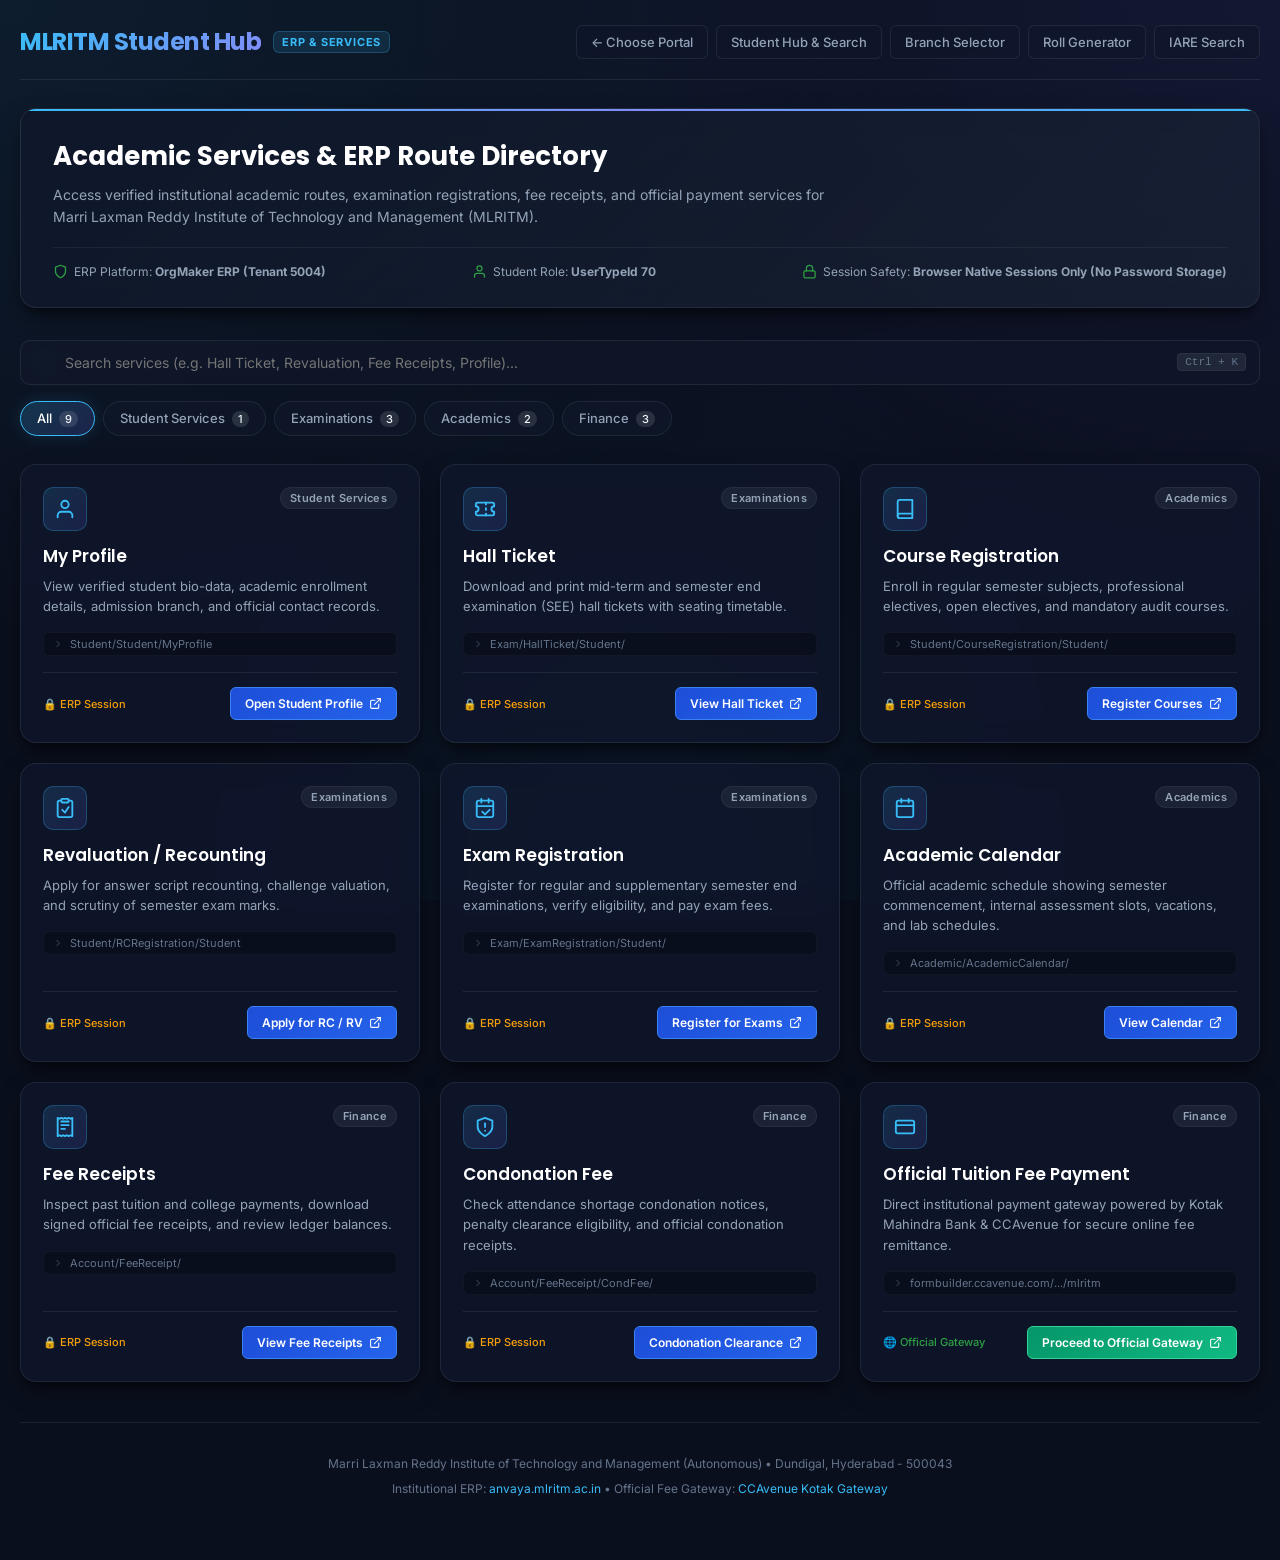
<file: pages/erp_services.html>
<!DOCTYPE html>
<html lang="en">
<head>
    <meta charset="UTF-8">
    <meta name="viewport" content="width=device-width, initial-scale=1.0">
    <title>MLRITM | Student ERP & Academic Services Portal</title>
    <meta name="description" content="Centralized enterprise student ERP navigation and academic service directory for MLRITM (Marri Laxman Reddy Institute of Technology and Management).">
    <link rel="preconnect" href="https://fonts.googleapis.com">
    <link rel="preconnect" href="https://fonts.gstatic.com" crossorigin>
    <link href="https://fonts.googleapis.com/css2?family=Inter:wght@300;400;500;600;700;800&family=Poppins:wght@400;500;600;700&display=swap" rel="stylesheet">
    <style>
        :root {
            --bg-primary: #0a0f1d;
            --bg-secondary: #0f172a;
            --bg-card: rgba(16, 24, 46, 0.7);
            --bg-card-hover: rgba(22, 33, 62, 0.9);
            --border-subtle: rgba(255, 255, 255, 0.08);
            --border-focus: #388bfd;
            --accent-blue: #388bfd;
            --accent-cyan: #38bdf8;
            --accent-green: #2ea043;
            --accent-amber: #f59e0b;
            --accent-purple: #a855f7;
            --text-primary: #f1f5f9;
            --text-secondary: #94a3b8;
            --text-muted: #64748b;
            --badge-bg: rgba(56, 189, 248, 0.12);
            --badge-text: #38bdf8;
            --card-shadow: 0 10px 25px -5px rgba(0, 0, 0, 0.5), 0 8px 10px -6px rgba(0, 0, 0, 0.5);
            --card-shadow-hover: 0 20px 35px -5px rgba(14, 165, 233, 0.15), 0 10px 15px -5px rgba(0, 0, 0, 0.6);
            --radius-sm: 6px;
            --radius-md: 10px;
            --radius-lg: 16px;
            --font-main: 'Inter', -apple-system, BlinkMacSystemFont, 'Segoe UI', Roboto, sans-serif;
            --font-heading: 'Poppins', sans-serif;
        }

        * {
            margin: 0;
            padding: 0;
            box-sizing: border-box;
            font-family: var(--font-main);
        }

        body {
            background-color: var(--bg-primary);
            background-image: 
                radial-gradient(at 0% 0%, rgba(56, 189, 248, 0.08) 0px, transparent 50%),
                radial-gradient(at 100% 0%, rgba(99, 102, 241, 0.1) 0px, transparent 50%),
                radial-gradient(at 50% 100%, rgba(14, 165, 233, 0.05) 0px, transparent 50%);
            background-attachment: fixed;
            color: var(--text-primary);
            min-height: 100vh;
            padding: 24px 20px 60px;
            -webkit-font-smoothing: antialiased;
        }

        .container {
            max-width: 1240px;
            margin: 0 auto;
        }

        /* Top Header Bar */
        .header {
            display: flex;
            justify-content: space-between;
            align-items: center;
            flex-wrap: wrap;
            gap: 16px;
            padding-bottom: 20px;
            margin-bottom: 28px;
            border-bottom: 1px solid var(--border-subtle);
        }

        .header-brand {
            display: flex;
            align-items: center;
            gap: 12px;
        }

        .header-brand h1 {
            font-family: var(--font-heading);
            font-size: 24px;
            font-weight: 700;
            background: linear-gradient(135deg, #38bdf8 0%, #818cf8 100%);
            -webkit-background-clip: text;
            -webkit-text-fill-color: transparent;
            letter-spacing: -0.5px;
        }

        .header-tag {
            font-size: 11px;
            text-transform: uppercase;
            font-weight: 700;
            letter-spacing: 0.8px;
            background: rgba(56, 189, 248, 0.12);
            color: #38bdf8;
            padding: 3px 8px;
            border-radius: var(--radius-sm);
            border: 1px solid rgba(56, 189, 248, 0.25);
        }

        .nav-links {
            display: flex;
            align-items: center;
            gap: 8px;
            flex-wrap: wrap;
        }

        .nav-link {
            color: var(--text-secondary);
            text-decoration: none;
            padding: 8px 14px;
            border-radius: var(--radius-sm);
            border: 1px solid var(--border-subtle);
            background: rgba(15, 23, 42, 0.6);
            backdrop-filter: blur(8px);
            font-size: 13px;
            font-weight: 500;
            transition: all 0.2s cubic-bezier(0.4, 0, 0.2, 1);
            display: inline-flex;
            align-items: center;
            gap: 6px;
        }

        .nav-link:hover {
            color: #fff;
            border-color: var(--accent-blue);
            background: rgba(30, 41, 59, 0.8);
            transform: translateY(-1px);
        }

        .nav-link.active {
            background: rgba(56, 189, 248, 0.15);
            border-color: rgba(56, 189, 248, 0.4);
            color: #38bdf8;
        }

        /* Hero Banner */
        .hero {
            background: linear-gradient(135deg, rgba(15, 23, 42, 0.9) 0%, rgba(30, 41, 59, 0.5) 100%);
            border: 1px solid var(--border-subtle);
            border-radius: var(--radius-lg);
            padding: 28px 32px;
            margin-bottom: 32px;
            box-shadow: var(--card-shadow);
            position: relative;
            overflow: hidden;
            backdrop-filter: blur(12px);
        }

        .hero::before {
            content: '';
            position: absolute;
            top: 0;
            left: 0;
            right: 0;
            height: 2px;
            background: linear-gradient(90deg, #38bdf8, #818cf8, #38bdf8);
        }

        .hero h2 {
            font-family: var(--font-heading);
            font-size: 26px;
            font-weight: 700;
            margin-bottom: 8px;
            color: #fff;
        }

        .hero p {
            color: var(--text-secondary);
            font-size: 14px;
            max-width: 800px;
            line-height: 1.6;
        }

        /* Institutional Security Boundary Banner */
        .security-badge-banner {
            display: flex;
            align-items: center;
            justify-content: space-between;
            flex-wrap: wrap;
            gap: 12px;
            margin-top: 18px;
            padding-top: 16px;
            border-top: 1px solid rgba(255, 255, 255, 0.06);
            font-size: 12px;
            color: var(--text-muted);
        }

        .security-badge-banner .item {
            display: flex;
            align-items: center;
            gap: 6px;
            color: var(--text-secondary);
        }

        .security-badge-banner svg {
            color: var(--accent-green);
        }

        /* Filter Controls */
        .controls-panel {
            display: flex;
            flex-direction: column;
            gap: 16px;
            margin-bottom: 28px;
        }

        .search-row {
            display: flex;
            gap: 12px;
            position: relative;
        }

        .search-wrap {
            position: relative;
            flex-grow: 1;
        }

        .search-icon {
            position: absolute;
            left: 16px;
            top: 50%;
            transform: translateY(-50%);
            color: var(--text-muted);
            pointer-events: none;
        }

        .search-input {
            width: 100%;
            background: rgba(15, 23, 42, 0.8);
            border: 1px solid var(--border-subtle);
            color: var(--text-primary);
            padding: 13px 48px 13px 44px;
            border-radius: var(--radius-md);
            font-size: 14px;
            outline: none;
            transition: all 0.2s ease;
            backdrop-filter: blur(10px);
        }

        .search-input:focus {
            border-color: var(--accent-blue);
            box-shadow: 0 0 0 3px rgba(56, 189, 248, 0.15);
            background: rgba(15, 23, 42, 0.95);
        }

        .shortcut-badge {
            position: absolute;
            right: 14px;
            top: 50%;
            transform: translateY(-50%);
            font-size: 11px;
            background: rgba(255, 255, 255, 0.08);
            color: var(--text-muted);
            padding: 2px 7px;
            border-radius: 4px;
            border: 1px solid rgba(255, 255, 255, 0.05);
            font-family: monospace;
            pointer-events: none;
        }

        /* Filter Category Pills */
        .category-pills {
            display: flex;
            gap: 8px;
            flex-wrap: wrap;
        }

        .pill-btn {
            background: rgba(15, 23, 42, 0.7);
            border: 1px solid var(--border-subtle);
            color: var(--text-secondary);
            padding: 8px 16px;
            border-radius: 20px;
            font-size: 13px;
            font-weight: 500;
            cursor: pointer;
            transition: all 0.2s ease;
            backdrop-filter: blur(8px);
        }

        .pill-btn:hover {
            color: #fff;
            border-color: rgba(255, 255, 255, 0.2);
            background: rgba(30, 41, 59, 0.8);
        }

        .pill-btn.active {
            background: linear-gradient(135deg, rgba(56, 189, 248, 0.2) 0%, rgba(99, 102, 241, 0.2) 100%);
            border-color: var(--accent-cyan);
            color: #fff;
            box-shadow: 0 0 15px rgba(56, 189, 248, 0.15);
        }

        .pill-count {
            display: inline-block;
            font-size: 11px;
            background: rgba(255, 255, 255, 0.12);
            padding: 1px 6px;
            border-radius: 10px;
            margin-left: 4px;
            color: var(--text-primary);
        }

        /* Services Grid */
        .services-grid {
            display: grid;
            grid-template-columns: repeat(auto-fill, minmax(340px, 1fr));
            gap: 20px;
            margin-bottom: 40px;
        }

        /* Service Card */
        .service-card {
            background: var(--bg-card);
            border: 1px solid var(--border-subtle);
            border-radius: var(--radius-lg);
            padding: 22px;
            display: flex;
            flex-direction: column;
            justify-content: space-between;
            transition: all 0.25s cubic-bezier(0.4, 0, 0.2, 1);
            backdrop-filter: blur(12px);
            box-shadow: var(--card-shadow);
            position: relative;
            overflow: hidden;
        }

        .service-card::after {
            content: '';
            position: absolute;
            top: 0;
            left: 0;
            right: 0;
            height: 2px;
            background: transparent;
            transition: background 0.25s ease;
        }

        .service-card:hover {
            background: var(--bg-card-hover);
            border-color: rgba(56, 189, 248, 0.3);
            transform: translateY(-3px);
            box-shadow: var(--card-shadow-hover);
        }

        .service-card:hover::after {
            background: linear-gradient(90deg, #38bdf8, #818cf8);
        }

        .card-top {
            display: flex;
            justify-content: space-between;
            align-items: flex-start;
            margin-bottom: 14px;
        }

        .icon-wrap {
            width: 44px;
            height: 44px;
            border-radius: var(--radius-md);
            background: linear-gradient(135deg, rgba(56, 189, 248, 0.15) 0%, rgba(99, 102, 241, 0.15) 100%);
            border: 1px solid rgba(56, 189, 248, 0.25);
            display: flex;
            align-items: center;
            justify-content: center;
            color: var(--accent-cyan);
            flex-shrink: 0;
        }

        .service-card:hover .icon-wrap {
            background: linear-gradient(135deg, rgba(56, 189, 248, 0.25) 0%, rgba(99, 102, 241, 0.25) 100%);
            border-color: var(--accent-cyan);
            box-shadow: 0 0 16px rgba(56, 189, 248, 0.3);
        }

        .category-tag {
            font-size: 11px;
            font-weight: 600;
            padding: 3px 9px;
            border-radius: 12px;
            background: rgba(255, 255, 255, 0.06);
            color: var(--text-secondary);
            border: 1px solid rgba(255, 255, 255, 0.05);
            letter-spacing: 0.3px;
        }

        .service-title {
            font-family: var(--font-heading);
            font-size: 17px;
            font-weight: 600;
            color: #fff;
            margin-bottom: 8px;
            line-height: 1.35;
        }

        .service-desc {
            font-size: 13px;
            color: var(--text-secondary);
            line-height: 1.55;
            margin-bottom: 16px;
            flex-grow: 1;
        }

        .route-badge {
            font-family: monospace;
            font-size: 11px;
            color: var(--text-muted);
            background: rgba(0, 0, 0, 0.3);
            padding: 4px 8px;
            border-radius: var(--radius-sm);
            border: 1px solid rgba(255, 255, 255, 0.04);
            margin-bottom: 16px;
            overflow: hidden;
            text-overflow: ellipsis;
            white-space: nowrap;
            display: flex;
            align-items: center;
            gap: 6px;
        }

        .route-badge svg {
            flex-shrink: 0;
            opacity: 0.6;
        }

        .card-footer {
            display: flex;
            align-items: center;
            justify-content: space-between;
            gap: 12px;
            padding-top: 14px;
            border-top: 1px solid var(--border-subtle);
        }

        .auth-pill {
            display: inline-flex;
            align-items: center;
            gap: 4px;
            font-size: 11px;
            font-weight: 500;
            color: var(--text-muted);
        }

        .auth-pill.required {
            color: var(--accent-amber);
        }

        .auth-pill.gateway {
            color: var(--accent-green);
        }

        .btn-action {
            background: linear-gradient(135deg, #1d4ed8 0%, #2563eb 100%);
            border: 1px solid #3b82f6;
            color: #fff;
            padding: 8px 14px;
            border-radius: var(--radius-sm);
            font-size: 12px;
            font-weight: 600;
            cursor: pointer;
            transition: all 0.2s ease;
            display: inline-flex;
            align-items: center;
            gap: 6px;
            text-decoration: none;
        }

        .btn-action:hover {
            background: linear-gradient(135deg, #2563eb 0%, #3b82f6 100%);
            box-shadow: 0 0 15px rgba(59, 130, 246, 0.4);
            transform: translateY(-1px);
        }

        .btn-action.gateway {
            background: linear-gradient(135deg, #059669 0%, #10b981 100%);
            border-color: #34d399;
        }

        .btn-action.gateway:hover {
            background: linear-gradient(135deg, #10b981 0%, #34d399 100%);
            box-shadow: 0 0 15px rgba(16, 185, 129, 0.4);
        }

        /* Empty State */
        .empty-state {
            grid-column: 1 / -1;
            text-align: center;
            padding: 60px 20px;
            background: var(--bg-card);
            border: 1px dashed var(--border-subtle);
            border-radius: var(--radius-lg);
        }

        .empty-state h3 {
            font-size: 18px;
            color: var(--text-primary);
            margin-bottom: 6px;
        }

        .empty-state p {
            font-size: 13px;
            color: var(--text-muted);
        }

        /* Safe Exit & External Modal */
        .modal-overlay {
            display: none;
            position: fixed;
            top: 0;
            left: 0;
            right: 0;
            bottom: 0;
            background: rgba(5, 8, 16, 0.85);
            backdrop-filter: blur(8px);
            z-index: 9999;
            align-items: center;
            justify-content: center;
            padding: 20px;
        }

        .modal-overlay.active {
            display: flex;
        }

        .modal-box {
            background: #0f172a;
            border: 1px solid rgba(56, 189, 248, 0.3);
            border-radius: var(--radius-lg);
            max-width: 520px;
            width: 100%;
            padding: 28px;
            box-shadow: 0 25px 50px -12px rgba(0, 0, 0, 0.8);
            position: relative;
            animation: modalFadeIn 0.2s cubic-bezier(0.16, 1, 0.3, 1);
        }

        @keyframes modalFadeIn {
            from { opacity: 0; transform: scale(0.95); }
            to { opacity: 1; transform: scale(1); }
        }

        .modal-header {
            display: flex;
            align-items: center;
            gap: 12px;
            margin-bottom: 16px;
        }

        .modal-icon {
            width: 40px;
            height: 40px;
            border-radius: var(--radius-md);
            background: rgba(16, 185, 129, 0.15);
            border: 1px solid rgba(16, 185, 129, 0.3);
            display: flex;
            align-items: center;
            justify-content: center;
            color: #34d399;
            flex-shrink: 0;
        }

        .modal-title {
            font-family: var(--font-heading);
            font-size: 18px;
            font-weight: 700;
            color: #fff;
        }

        .modal-body {
            font-size: 13px;
            color: var(--text-secondary);
            line-height: 1.6;
            margin-bottom: 24px;
        }

        .destination-box {
            background: rgba(0, 0, 0, 0.35);
            border: 1px solid var(--border-subtle);
            border-radius: var(--radius-sm);
            padding: 10px 12px;
            margin: 12px 0;
            font-family: monospace;
            font-size: 11px;
            word-break: break-all;
            color: var(--accent-cyan);
        }

        .modal-actions {
            display: flex;
            justify-content: flex-end;
            gap: 10px;
        }

        .btn-cancel {
            background: rgba(255, 255, 255, 0.08);
            border: 1px solid rgba(255, 255, 255, 0.1);
            color: var(--text-secondary);
            padding: 8px 16px;
            border-radius: var(--radius-sm);
            font-size: 13px;
            cursor: pointer;
            transition: all 0.2s ease;
        }

        .btn-cancel:hover {
            color: #fff;
            background: rgba(255, 255, 255, 0.15);
        }

        .btn-confirm {
            background: linear-gradient(135deg, #059669 0%, #10b981 100%);
            border: 1px solid #34d399;
            color: #fff;
            padding: 8px 18px;
            border-radius: var(--radius-sm);
            font-size: 13px;
            font-weight: 600;
            cursor: pointer;
            transition: all 0.2s ease;
            display: inline-flex;
            align-items: center;
            gap: 6px;
        }

        .btn-confirm:hover {
            box-shadow: 0 0 15px rgba(16, 185, 129, 0.4);
        }

        /* Footer */
        .footer {
            text-align: center;
            padding-top: 30px;
            border-top: 1px solid var(--border-subtle);
            color: var(--text-muted);
            font-size: 12px;
            line-height: 1.8;
        }

        .footer a {
            color: var(--accent-cyan);
            text-decoration: none;
        }

        .footer a:hover {
            text-decoration: underline;
        }

        @media (max-width: 768px) {
            .header {
                flex-direction: column;
                align-items: flex-start;
            }
            .hero {
                padding: 20px;
            }
            .services-grid {
                grid-template-columns: 1fr;
            }
        }
    </style>
</head>
<body>
    <div class="container">
        <!-- Top Navigation Bar -->
        <header class="header">
            <div class="header-brand">
                <h1>MLRITM Student Hub</h1>
                <span class="header-tag">ERP & Services</span>
            </div>
            <nav class="nav-links">
                <a href="../index.html" class="nav-link">← Choose Portal</a>
                <a href="../mlritm.html" class="nav-link">Student Hub & Search</a>
                <a href="selectorcomplete.html" class="nav-link">Branch Selector</a>
                <a href="rollnumberfinished.html" class="nav-link">Roll Generator</a>
                <a href="Searchcomplete.html" class="nav-link">IARE Search</a>
            </nav>
        </header>

        <!-- Executive Hero Banner -->
        <section class="hero">
            <h2>Academic Services & ERP Route Directory</h2>
            <p>
                Access verified institutional academic routes, examination registrations, fee receipts, and official payment services for Marri Laxman Reddy Institute of Technology and Management (MLRITM).
            </p>
            <div class="security-badge-banner">
                <div class="item">
                    <svg width="15" height="15" viewBox="0 0 24 24" fill="none" stroke="currentColor" stroke-width="2" stroke-linecap="round" stroke-linejoin="round"><path d="M12 22s8-4 8-10V5l-8-3-8 3v7c0 6 8 10 8 10z"/></svg>
                    <span>ERP Platform: <strong>OrgMaker ERP (Tenant 5004)</strong></span>
                </div>
                <div class="item">
                    <svg width="15" height="15" viewBox="0 0 24 24" fill="none" stroke="currentColor" stroke-width="2" stroke-linecap="round" stroke-linejoin="round"><path d="M20 21v-2a4 4 0 0 0-4-4H8a4 4 0 0 0-4 4v2"></path><circle cx="12" cy="7" r="4"></circle></svg>
                    <span>Student Role: <strong>UserTypeId 70</strong></span>
                </div>
                <div class="item">
                    <svg width="15" height="15" viewBox="0 0 24 24" fill="none" stroke="currentColor" stroke-width="2" stroke-linecap="round" stroke-linejoin="round"><rect x="3" y="11" width="18" height="11" rx="2" ry="2"></rect><path d="M7 11V7a5 5 0 0 1 10 0v4"></path></svg>
                    <span>Session Safety: <strong>Browser Native Sessions Only (No Password Storage)</strong></span>
                </div>
            </div>
        </section>

        <!-- Controls: Search & Category Filters -->
        <section class="controls-panel">
            <div class="search-row">
                <div class="search-wrap">
                    <svg class="search-icon" width="18" height="18" viewBox="0 0 24 24" fill="none" stroke="currentColor" stroke-width="2" stroke-linecap="round" stroke-linejoin="round">
                        <circle cx="11" cy="11" r="8"></circle>
                        <line x1="21" y1="21" x2="16.65" y2="16.65"></line>
                    </svg>
                    <input type="text" id="serviceSearchInput" class="search-input" placeholder="Search services (e.g. Hall Ticket, Revaluation, Fee Receipts, Profile)..." autocomplete="off">
                    <span class="shortcut-badge">Ctrl + K</span>
                </div>
            </div>

            <div class="category-pills" id="categoryPillsContainer">
                <!-- Injected via JavaScript -->
            </div>
        </section>

        <!-- Services Grid -->
        <main class="services-grid" id="servicesGrid">
            <!-- Dynamic Service Cards Injected via JavaScript -->
        </main>

        <!-- Safe External Navigation Dialog -->
        <div id="externalModal" class="modal-overlay" role="dialog" aria-modal="true" aria-labelledby="modalTitle">
            <div class="modal-box">
                <div class="modal-header">
                    <div class="modal-icon">
                        <svg width="22" height="22" viewBox="0 0 24 24" fill="none" stroke="currentColor" stroke-width="2" stroke-linecap="round" stroke-linejoin="round">
                            <rect x="2" y="5" width="20" height="14" rx="2"></rect>
                            <line x1="2" y1="10" x2="22" y2="10"></line>
                        </svg>
                    </div>
                    <div>
                        <h3 class="modal-title" id="modalTitle">Official Payment Gateway</h3>
                        <div style="font-size: 11px; color: var(--accent-green); font-weight: 600;">VERIFIED INSTITUTIONAL DESTINATION</div>
                    </div>
                </div>
                <div class="modal-body">
                    <p>
                        You are proceeding to the official MLRITM Fee Payment Gateway powered by <strong>Kotak Mahindra Bank</strong> and <strong>CCAvenue</strong>:
                    </p>
                    <div class="destination-box" id="modalDestinationUrl">
                        https://formbuilder.ccavenue.com/live/kotak-mahindra/...
                    </div>
                    <p style="font-size: 12px; color: var(--text-muted); margin-top: 8px;">
                        ✔ No credit card, debit card, UPI, or net banking credentials are ever collected, processed, or stored on this hub.
                    </p>
                </div>
                <div class="modal-actions">
                    <button class="btn-cancel" onclick="closeExternalModal()">Cancel</button>
                    <button class="btn-confirm" id="btnConfirmExit" onclick="proceedToExternal()">
                        Proceed to Payment
                        <svg width="14" height="14" viewBox="0 0 24 24" fill="none" stroke="currentColor" stroke-width="2" stroke-linecap="round" stroke-linejoin="round"><path d="M18 13v6a2 2 0 0 1-2 2H5a2 2 0 0 1-2-2V8a2 2 0 0 1 2-2h6"></path><polyline points="15 3 21 3 21 9"></polyline><line x1="10" y1="14" x2="21" y2="3"></line></svg>
                    </button>
                </div>
            </div>
        </div>

        <!-- Institutional Footer -->
        <footer class="footer">
            <p>
                Marri Laxman Reddy Institute of Technology and Management (Autonomous) • Dundigal, Hyderabad - 500043
            </p>
            <p style="margin-top: 4px;">
                Institutional ERP: <a href="https://anvaya.mlritm.ac.in/" target="_blank" rel="noopener noreferrer">anvaya.mlritm.ac.in</a> • 
                Official Fee Gateway: <a href="https://formbuilder.ccavenue.com/live/kotak-mahindra/marri-laxman-reddy-institute-of-technology-and-management/mlritm" target="_blank" rel="noopener noreferrer">CCAvenue Kotak Gateway</a>
            </p>
        </footer>
    </div>

    <!-- ERP Route Registry -->
    <script src="../scripts/erp_routes.js"></script>

    <script>
        // State
        let currentCategory = 'All';
        let currentSearchQuery = '';
        let pendingExternalUrl = null;

        // SVG Icon Mapping
        const ICONS = {
            'user': '<svg width="22" height="22" viewBox="0 0 24 24" fill="none" stroke="currentColor" stroke-width="2" stroke-linecap="round" stroke-linejoin="round"><path d="M20 21v-2a4 4 0 0 0-4-4H8a4 4 0 0 0-4 4v2"></path><circle cx="12" cy="7" r="4"></circle></svg>',
            'ticket': '<svg width="22" height="22" viewBox="0 0 24 24" fill="none" stroke="currentColor" stroke-width="2" stroke-linecap="round" stroke-linejoin="round"><path d="M2 9a3 3 0 0 1 0 6v2a2 2 0 0 0 2 2h16a2 2 0 0 0 2-2v-2a3 3 0 0 1 0-6V7a2 2 0 0 0-2-2H4a2 2 0 0 0-2 2z"></path><line x1="13" y1="5" x2="13" y2="7"></line><line x1="13" y1="11" x2="13" y2="13"></line><line x1="13" y1="17" x2="13" y2="19"></line></svg>',
            'book': '<svg width="22" height="22" viewBox="0 0 24 24" fill="none" stroke="currentColor" stroke-width="2" stroke-linecap="round" stroke-linejoin="round"><path d="M4 19.5A2.5 2.5 0 0 1 6.5 17H20"></path><path d="M6.5 2H20v20H6.5A2.5 2.5 0 0 1 4 19.5v-15A2.5 2.5 0 0 1 6.5 2z"></path></svg>',
            'clipboard-check': '<svg width="22" height="22" viewBox="0 0 24 24" fill="none" stroke="currentColor" stroke-width="2" stroke-linecap="round" stroke-linejoin="round"><path d="M16 4h2a2 2 0 0 1 2 2v14a2 2 0 0 1-2 2H6a2 2 0 0 1-2-2V6a2 2 0 0 1 2-2h2"></path><rect x="8" y="2" width="8" height="4" rx="1" ry="1"></rect><polyline points="9 14 12 17 16 11"></polyline></svg>',
            'calendar-check': '<svg width="22" height="22" viewBox="0 0 24 24" fill="none" stroke="currentColor" stroke-width="2" stroke-linecap="round" stroke-linejoin="round"><rect x="3" y="4" width="18" height="18" rx="2" ry="2"></rect><line x1="16" y1="2" x2="16" y2="6"></line><line x1="8" y1="2" x2="8" y2="6"></line><line x1="3" y1="10" x2="21" y2="10"></line><polyline points="9 16 12 19 17 14"></polyline></svg>',
            'calendar': '<svg width="22" height="22" viewBox="0 0 24 24" fill="none" stroke="currentColor" stroke-width="2" stroke-linecap="round" stroke-linejoin="round"><rect x="3" y="4" width="18" height="18" rx="2" ry="2"></rect><line x1="16" y1="2" x2="16" y2="6"></line><line x1="8" y1="2" x2="8" y2="6"></line><line x1="3" y1="10" x2="21" y2="10"></line></svg>',
            'receipt': '<svg width="22" height="22" viewBox="0 0 24 24" fill="none" stroke="currentColor" stroke-width="2" stroke-linecap="round" stroke-linejoin="round"><path d="M4 2v20l2-1 2 1 2-1 2 1 2-1 2 1 2-1 2 1V2l-2 1-2-1-2 1-2-1-2 1-2-1-2 1-2-1z"></path><line x1="8" y1="6" x2="16" y2="6"></line><line x1="8" y1="10" x2="16" y2="10"></line><line x1="8" y1="14" x2="12" y2="14"></line></svg>',
            'shield-alert': '<svg width="22" height="22" viewBox="0 0 24 24" fill="none" stroke="currentColor" stroke-width="2" stroke-linecap="round" stroke-linejoin="round"><path d="M12 22s8-4 8-10V5l-8-3-8 3v7c0 6 8 10 8 10z"></path><line x1="12" y1="8" x2="12" y2="12"></line><line x1="12" y1="16" x2="12.01" y2="16"></line></svg>',
            'credit-card': '<svg width="22" height="22" viewBox="0 0 24 24" fill="none" stroke="currentColor" stroke-width="2" stroke-linecap="round" stroke-linejoin="round"><rect x="2" y="5" width="20" height="14" rx="2"></rect><line x1="2" y1="10" x2="22" y2="10"></line></svg>'
        };

        // Render Category Filter Pills
        function renderCategoryPills() {
            const container = document.getElementById('categoryPillsContainer');
            if (!container || !window.ErpRouteRegistry) return;

            const categories = window.ErpRouteRegistry.getCategories();
            const allServices = window.ErpRouteRegistry.ERP_SERVICES;

            container.innerHTML = categories.map(cat => {
                const count = cat === 'All' 
                    ? allServices.length 
                    : allServices.filter(s => s.category === cat).length;
                const isActive = cat === currentCategory;

                return `
                    <button class="pill-btn ${isActive ? 'active' : ''}" onclick="selectCategory('${cat}')">
                        ${cat}
                        <span class="pill-count">${count}</span>
                    </button>
                `;
            }).join('');
        }

        // Render Service Cards Grid
        function renderServices() {
            const grid = document.getElementById('servicesGrid');
            if (!grid || !window.ErpRouteRegistry) return;

            const services = window.ErpRouteRegistry.listServices(currentCategory, currentSearchQuery);

            if (services.length === 0) {
                grid.innerHTML = `
                    <div class="empty-state">
                        <h3>No Academic Services Found</h3>
                        <p>No services match "${escapeHtml(currentSearchQuery)}". Try searching for "Hall Ticket", "Fee", or "Exam".</p>
                    </div>
                `;
                return;
            }

            grid.innerHTML = services.map(service => {
                const iconSvg = ICONS[service.icon] || ICONS['book'];
                const isExternal = service.isExternal;
                const routeDisplay = isExternal ? 'formbuilder.ccavenue.com/.../mlritm' : service.path;

                return `
                    <article class="service-card" id="card-${service.id}">
                        <div>
                            <div class="card-top">
                                <div class="icon-wrap" aria-hidden="true">
                                    ${iconSvg}
                                </div>
                                <span class="category-tag">${service.category}</span>
                            </div>

                            <h3 class="service-title">${escapeHtml(service.title)}</h3>
                            <p class="service-desc">${escapeHtml(service.description)}</p>

                            <div class="route-badge" title="Target: ${routeDisplay}">
                                <svg width="12" height="12" viewBox="0 0 24 24" fill="none" stroke="currentColor" stroke-width="2"><polyline points="9 18 15 12 9 6"></polyline></svg>
                                <span>${escapeHtml(routeDisplay)}</span>
                            </div>
                        </div>

                        <div class="card-footer">
                            <span class="auth-pill ${isExternal ? 'gateway' : 'required'}">
                                ${isExternal ? '🌐 Official Gateway' : '🔒 ERP Session'}
                            </span>
                            <button class="btn-action ${isExternal ? 'gateway' : ''}" onclick="handleServiceClick('${service.id}')">
                                <span>${escapeHtml(service.actionLabel || 'Open Service')}</span>
                                <svg width="13" height="13" viewBox="0 0 24 24" fill="none" stroke="currentColor" stroke-width="2" stroke-linecap="round" stroke-linejoin="round"><path d="M18 13v6a2 2 0 0 1-2 2H5a2 2 0 0 1-2-2V8a2 2 0 0 1 2-2h6"></path><polyline points="15 3 21 3 21 9"></polyline><line x1="10" y1="14" x2="21" y2="3"></line></svg>
                            </button>
                        </div>
                    </article>
                `;
            }).join('');
        }

        // Service Click Handler
        function handleServiceClick(serviceId) {
            window.ErpRouteRegistry.openService(serviceId, {
                onExternalPrompt: (service, url) => {
                    pendingExternalUrl = url;
                    const modal = document.getElementById('externalModal');
                    const destBox = document.getElementById('modalDestinationUrl');
                    if (destBox) destBox.textContent = url;
                    if (modal) modal.classList.add('active');
                }
            });
        }

        function closeExternalModal() {
            const modal = document.getElementById('externalModal');
            if (modal) modal.classList.remove('active');
            pendingExternalUrl = null;
        }

        function proceedToExternal() {
            if (pendingExternalUrl) {
                window.open(pendingExternalUrl, '_blank', 'noopener,noreferrer');
                closeExternalModal();
            }
        }

        function selectCategory(category) {
            currentCategory = category;
            renderCategoryPills();
            renderServices();
        }

        function escapeHtml(text) {
            const div = document.createElement('div');
            div.textContent = text;
            return div.innerHTML;
        }

        // Initialize and Event Listeners
        document.addEventListener('DOMContentLoaded', () => {
            renderCategoryPills();
            renderServices();

            const searchInput = document.getElementById('serviceSearchInput');
            if (searchInput) {
                searchInput.addEventListener('input', (e) => {
                    currentSearchQuery = e.target.value;
                    renderServices();
                });
            }

            // Keyboard shortcut: Ctrl + K or '/'
            window.addEventListener('keydown', (e) => {
                if ((e.ctrlKey && e.key.toLowerCase() === 'k') || (e.key === '/' && document.activeElement !== searchInput)) {
                    e.preventDefault();
                    if (searchInput) {
                        searchInput.focus();
                        searchInput.select();
                    }
                } else if (e.key === 'Escape') {
                    closeExternalModal();
                    if (searchInput && document.activeElement === searchInput) {
                        searchInput.blur();
                    }
                }
            });
        });
    </script>
</body>
</html>
</file>
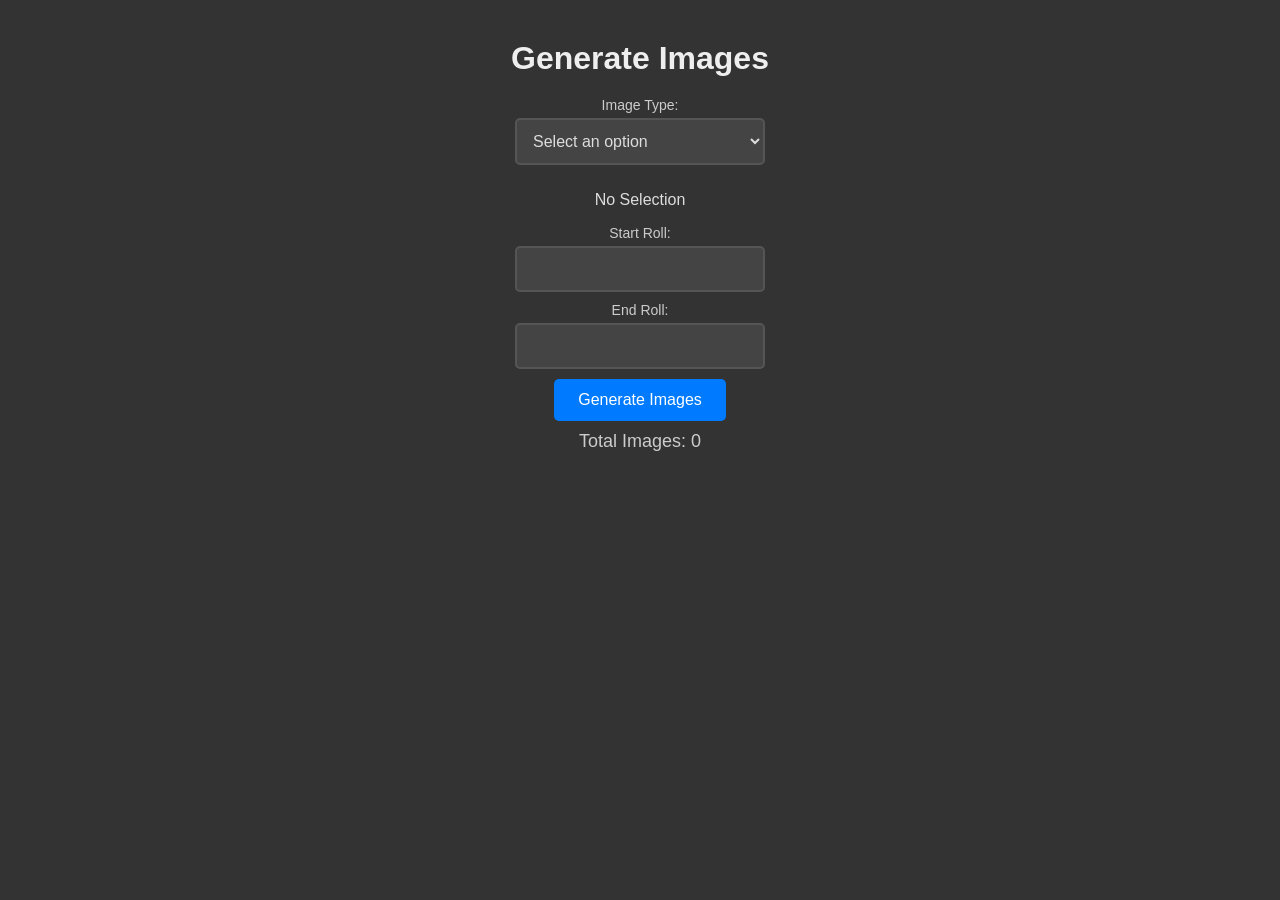
<file: pages/rollnumberfinished.html>
<!DOCTYPE html>
<html lang="en">
<head>
    <meta charset="UTF-8">
    <meta name="viewport" content="width=device-width, initial-scale=1.0">
    <title>Image Gallery</title>
    <link rel="stylesheet" href="../styles/belts.css">
    <style>
        #profilePicture {
            margin-bottom: -15px;
            margin-top: 26px;
            width: 100px;
            height: 100px;
            border-radius: 10px;
            display: none;
        }
    </style>
</head>
<body>
    <div id="hide" class="form-container" style="display: block;">
        <h2>Generate Images</h2>
        <label for="menu1">Image Type:</label>
        <select id="menu1" onchange="updateSelectedValue()">
            <option value="" disabled selected>Select an option</option>
            <option value="Photo">Photo</option>
            <option value="SSC Certificate">SSC Certificate</option>
            <option value="Inter Certificate">Inter Certificate</option>
            <option value="Aadhar">Aadhar</option>
            <option value="Caste Certificate">Caste Certificate</option>
            <option value="Income Certificate">Income Certificate</option>
        </select>
        <p id="selectedMenuValue">No Selection</p>

        <label for="startRoll">Start Roll:</label>
        <input type="text" id="startRoll">

        <label for="endRoll">End Roll:</label>
        <input type="text" id="endRoll">

        <button class="lucas-button" id="che">Generate Images</button>
        <p id="imageCount">Total Images: 0</p>
    </div>
    <div>
        <div id="loa" class="loader" style="display: none;">
            <div class="dot"></div>
            <div class="dot"></div>
            <div class="dot"></div>
        </div>
        <div id="imageGallery"></div>
    </div>
    <script src="../scripts/mlritm_db.js"></script>
    <script src="../scripts/erp_registry.js"></script>
    <script src="../scripts/aldjbcaubsjh.js"></script>
    <script src="../scripts/bhasdjhsa.js"></script>
</body>
</html>
</file>
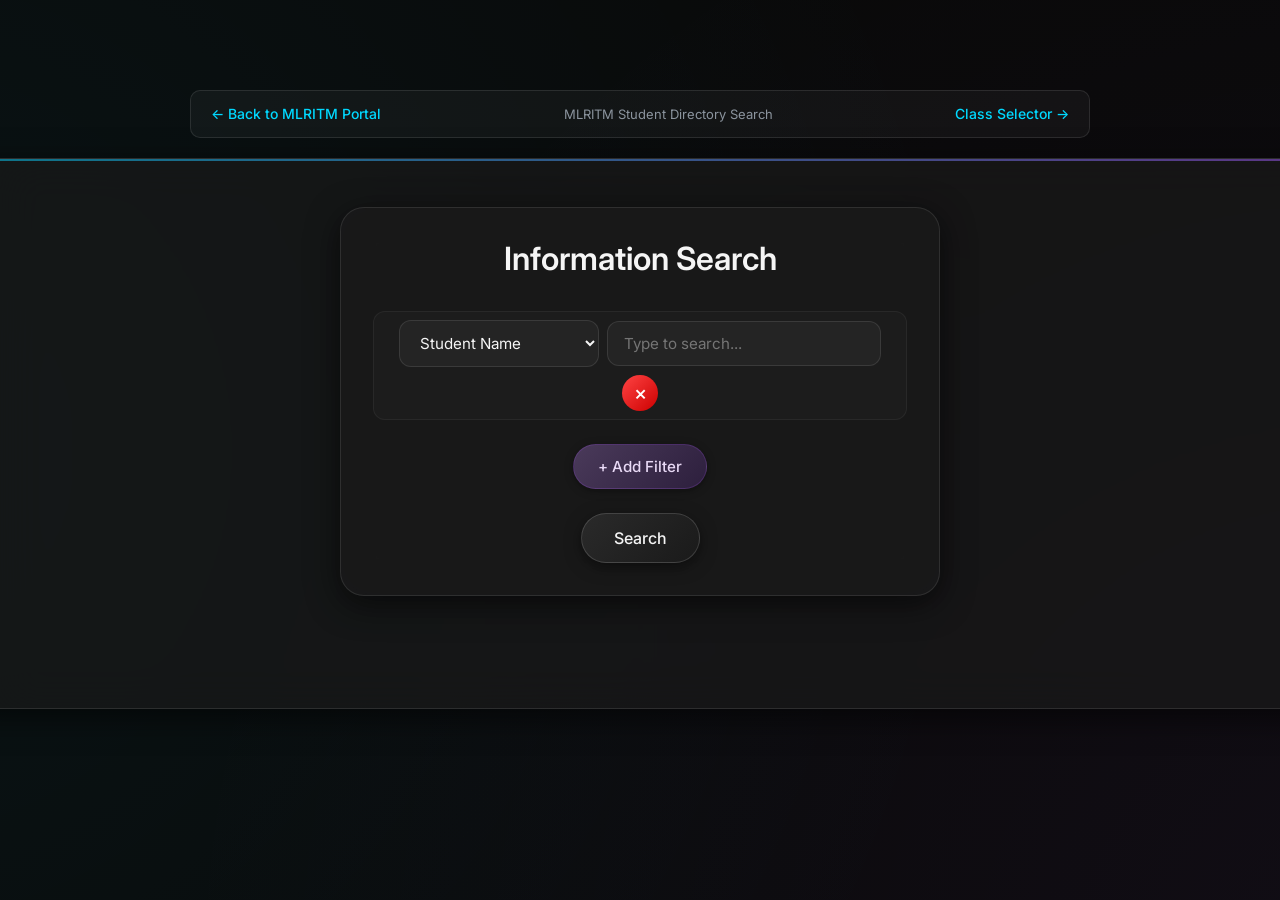
<file: pages/Searchcomplete.html>
<!DOCTYPE html>
<html lang="en">

<head>
    <meta charset="UTF-8">
    <meta name="viewport" content="width=device-width, initial-scale=1.0, maximum-scale=5.0, user-scalable=yes">
    <title>Student Information Search - MLRITM</title>
    <link rel="preconnect" href="https://fonts.googleapis.com">
    <link rel="preconnect" href="https://fonts.gstatic.com" crossorigin>
    <link href="https://fonts.googleapis.com/css2?family=Inter:wght@300;400;500;600;700&display=swap" rel="stylesheet">
    <link rel="stylesheet" href="../styles/trels.css">
    <style>
        .top-nav {
            display: flex;
            align-items: center;
            justify-content: space-between;
            width: 100%;
            max-width: 900px;
            margin: 0 auto 20px auto;
            padding: 12px 20px;
            background: rgba(255, 255, 255, 0.04);
            border: 1px solid rgba(255, 255, 255, 0.1);
            border-radius: 10px;
            box-sizing: border-box;
        }
        .top-nav a {
            color: #00d9ff;
            text-decoration: none;
            font-size: 14px;
            font-weight: 500;
            display: inline-flex;
            align-items: center;
            gap: 6px;
            transition: color 0.2s ease;
        }
        .top-nav a:hover {
            color: #fff;
            text-decoration: underline;
        }
        .welcome-top-bar {
            display: none !important;
        }
    </style>
</head>

<body>
    <div class="top-nav">
        <a href="../mlritm.html">&larr; Back to MLRITM Portal</a>
        <span style="color: #8b949e; font-size: 13px;">MLRITM Student Directory Search</span>
        <a href="selectorcomplete.html">Class Selector &rarr;</a>
    </div>

    <div id="hide" class="form-container" style="display: block;">
        <center>
            <div class="search-container">
                <h2>Information Search</h2>
                <div id="filtersContainer"></div>
                <button id="addFilterBtn" class="add-filter-btn">+ Add Filter</button>
                <button id="che">Search</button>
            </div>
        </center>
        <div class="results-container" id="resultsContainer"></div>
    </div>

    <div>
        <div id="loa" class="loader" style="display: none;">
            <div class="dot"></div>
            <div class="dot"></div>
            <div class="dot"></div>
        </div>
        <div id="imageGallery"></div>
    </div>

    <script src="../scripts/mlritm_db.js"></script>
    <script src="../scripts/bsdedd.js"></script>
    <script src="../scripts/asdeddd.js"></script>
</body>

</html>
</file>
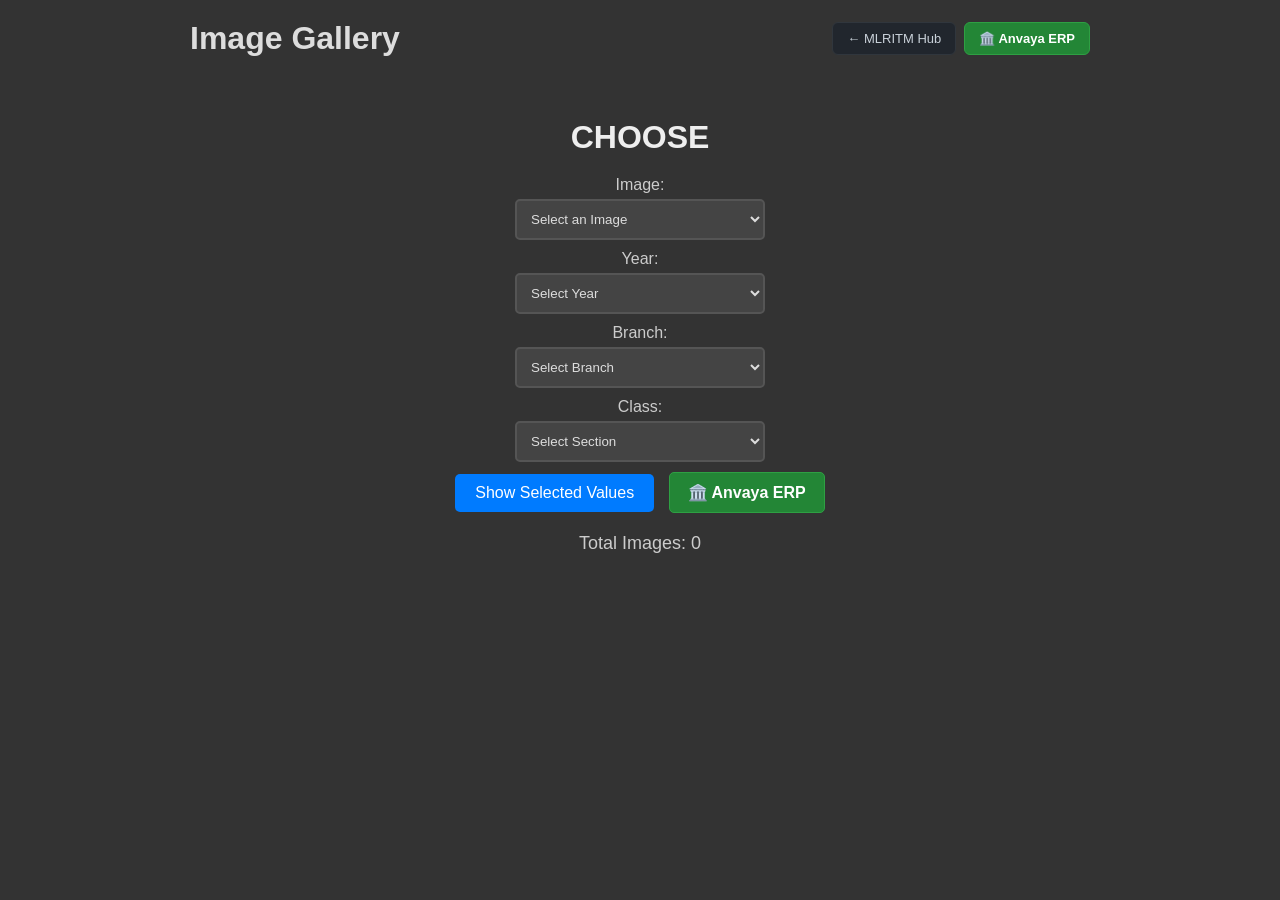
<file: pages/selectorcomplete.html>
<!DOCTYPE html>
<html lang="en">
<head>
    <meta charset="UTF-8">
    <meta name="viewport" content="width=device-width, initial-scale=1.0">
    <title>Image Gallery</title>
    <link rel="stylesheet" href="../styles/belts2.css">
</head>
<body>
    <div id="headerContainer" style="display: flex; justify-content: space-between; align-items: center; width: 100%; max-width: 900px; margin: 0 auto 15px; flex-wrap: wrap; gap: 10px;">
        <h1 id="exampleHeading" style="margin: 0;">Image Gallery</h1>
        <div style="display: flex; gap: 8px;">
            <a href="../mlritm.html" style="color: #c9d1d9; background: #21262d; border: 1px solid #30363d; padding: 8px 14px; border-radius: 6px; text-decoration: none; font-size: 13px;">← MLRITM Hub</a>
            <button type="button" onclick="openErpMenu()" style="background: #238636; border: 1px solid #2ea043; color: #fff; padding: 8px 14px; border-radius: 6px; font-size: 13px; font-weight: 600; cursor: pointer;">🏛️ Anvaya ERP</button>
        </div>
    </div>

    <div id="selectContainer" style="display: block; margin-top: 20px; text-align: center;">
        <h2>CHOOSE</h2> 
        <center><div class="select-container">
            <form id="myForm">
                <label for="menu1">Image:</label>
                <select id="menu1">
                    <option value="" disabled selected>Select an Image</option>
                    <option value="Photo">Photo</option>
                    <option value="SSC Certificate">SSC Certificate</option>
                    <option value="Inter Certificate">Inter Certificate</option>
                    <option value="Aadhar">Aadhar</option>
                    <option value="Caste Certificate">Caste Certificate</option>
                    <option value="Income Certificate">Income Certificate</option>
                </select>
                <br>
                <label for="menu2">Year:</label>
                <select id="menu2">
                    <option value="" disabled selected>Select Year</option>
                </select>
                <br>
                <label for="menu3">Branch:</label>
                <select id="menu3">
                    <option value="" disabled selected>Select Branch</option>
                </select>
                <br>
                <label for="menu4">Class:</label>
                <select id="menu4">
                    <option value="" disabled selected>Select Section</option>
                </select>
                <br>
                <button type="button" id="showSelectedBtn">Show Selected Values</button>
                <button type="button" id="erpPortalBtn" onclick="openErpMenu()" style="background:#238636; border:1px solid #2ea043; color:#fff; padding:10px 18px; border-radius:5px; font-size:16px; font-weight:600; cursor:pointer; margin-left:10px;">🏛️ Anvaya ERP</button>
            </form></center>
            <center><p id="imageCount">Total Images: 0</p> </center>
            <div id="notfound"></div>
            <center><div>
                <br><br>
                <div id="loar" class="loader" style="display: none;">
                    <div class="dot"></div>
                    <div class="dot"></div>
                    <div class="dot"></div>
                </div></center>
            <div id="imageGallery"></div>
        </div>
    </div>

    <p id="result"></p>

    <script src="../scripts/mlritm_db.js" defer></script>
    <script src="../scripts/erp_registry.js" defer></script>
    <script src="../scripts/favcgushfjj.js" defer></script>
    <script src="../scripts/apas.js" defer></script>
</body>
</html>
</file>
<file: styles/belts.css>
body {
    font-family: Arial, sans-serif;
    margin: 0;
    padding: 20px;
    background: #333;
    color: #ddd;
    display: flex;
    flex-direction: column;
    align-items: center;
    justify-content: center;
}
h1, h2 {
    color: #eee;
    margin: 0 0 20px;
    font-size: 2rem;
    text-align: center;
}
.susan-container, .form-container {
    text-align: center;
    padding: 20px;
    max-width: 400px;
    width: 100%;
    margin-bottom: 20px;
}
.hidden {
    display: none;
}
.hide {
    display: none;
    margin-top: 20px;
}
.michael-input, input[type="text"], select {
    width: 100%;
    max-width: 250px;
    margin-bottom: 10px;
    padding: 12px;
    border: 2px solid #555;
    border-radius: 5px;
    font-size: 16px;
    background-color: #444;
    color: #ddd;
    box-sizing: border-box;
}
.lucas-button {
    padding: 12px 24px;
    background-color: #007bff;
    color: #fff;
    border: none;
    border-radius: 5px;
    cursor: pointer;
    font-size: 16px;
    transition: background-color 0.3s;
}
.lucas-button:hover {
    background-color: #0056b3;
}
label {
    display: block;
    margin-bottom: 5px;
    color: #ccc;
    font-size: 14px;
}
.rollNumber {
    padding: 10px;
    font-weight: bold;
    color: #eee;
}
#imageGallery {
    display: flex;
    flex-wrap: wrap;
    gap: 15px;
    justify-content: center;
    margin-top: 20px;
}
.imageItem {
    background: #444;
    border: 1px solid #555;
    border-radius: 8px;
    overflow: hidden;
    transition: box-shadow 0.3s ease, transform 0.3s ease;
    width: 300px;
    text-align: center;
    box-shadow: 0 0 10px rgba(0, 0, 0, 0.3);
}
.imageItem img {
    width: 100%;
    height: auto;
    border-bottom: 1px solid #555;
}
.imageItem:hover {
    box-shadow: 0 0 20px rgba(0, 255, 0, 0.6);
    transform: scale(1.03);
}
#imageCount {
    margin-top: 10px;
    font-size: 18px;
    color: #ccc;
    text-align: center;
}
.ddess{
    width: 355px;
    height: 30px;

}
.infoButton {
    display: none;
    margin-top: -8px;
    margin-bottom: 10px;
    margin-left: 112px;
    padding: 8px 12px;
    font-size: 14px;
    color: white;
    background-color: #007bff;
    border: none;
    border-radius: 5px;
    cursor: pointer;
    transition: background-color 0.3s;
}
.infoButton:hover {
    background-color: #0056b3;
}
.additionalLinks {
    display: none;
    flex-wrap: wrap;
    margin-top: 10px;
}
.additionalLinks img {
    margin: 10px;
    object-fit: cover;
    cursor: pointer;
    max-width: 90%  ; 
    height: auto; 
    border: 2px solid dimgray;
    border-radius: 5px;
    padding: 3px;
    box-shadow: 0 3px 6px rgba(0, 0, 0, 0.1);
}
.additionalLinks img:hover {
            transform: scale(1.04);
            box-shadow: 0 5px 10px rgba(0,0,0,0.2);
        }

.imageItem.active .additionalLinks {
    display: flex;
}


  .loader {
    display: flex;
    justify-content: space-between;
    width: 100px;
    height: 50px;
  }

  .dot {
    width: 20px;
    height: 20px;
    border-radius: 50%;
    background-color: #3498db;
    animation: bounce 1.5s infinite ease-in-out, colorChange 5s infinite linear;
  }

  .dot:nth-child(1) {
    background-color: #2ecc71;
    animation-delay: 0s, 0s;
  }

  .dot:nth-child(2) {
    background-color: #3498db;
    animation-delay: 0.2s, 0.2s;
  }

  .dot:nth-child(3) {
    background-color: #e74c3c;
    animation-delay: 0.4s, 0.4s;
  }

  @keyframes bounce {
    0%, 100% {
      transform: translateY(0);
      opacity: 1;
    }
    50% {
      transform: translateY(-25px);
      opacity: 0.5;
    }
  }

  @keyframes colorChange {
    0% {
      background-color: #2ecc71;
    }
    33% {
      background-color: #3498db;
    }
    66% {
      background-color: #e74c3c;
    }
    100% {
      background-color: #2ecc71;
    }
  }
</file>
<file: styles/trels.css>
/* ============================================
   MODERN DARK UI - CSS DESIGN SYSTEM - FINAL
   ============================================ */

/* Import Modern Font */
@import url('https://fonts.googleapis.com/css2?family=Inter:wght@300;400;500;600;700&display=swap');

/* ============================================
   CSS CUSTOM PROPERTIES (Design Tokens)
   ============================================ */
:root {
    /* Ultra-Dark Color Palette */
    --color-bg-primary: #0a0a0a;
    --color-bg-secondary: #121212;
    --color-bg-tertiary: #1a1a1a;
    --color-bg-elevated: #242424;

    /* Accent Colors */
    --color-accent-cyan: #00d9ff;
    --color-accent-purple: #a855f7;
    --color-accent-pink: #ec4899;
    --color-accent-green: #10b981;

    /* Text Colors */
    --color-text-primary: #f5f5f5;
    --color-text-secondary: #b4b4b4;
    --color-text-tertiary: #737373;

    /* Gradients */
    --gradient-primary: linear-gradient(135deg, var(--color-accent-cyan) 0%, var(--color-accent-purple) 100%);
    --gradient-secondary: linear-gradient(135deg, var(--color-accent-pink) 0%, var(--color-accent-purple) 100%);
    --gradient-glow: linear-gradient(135deg, rgba(0, 217, 255, 0.1) 0%, rgba(168, 85, 247, 0.1) 100%);

    /* Spacing */
    --spacing-xs: 0.25rem;
    --spacing-sm: 0.5rem;
    --spacing-md: 1rem;
    --spacing-lg: 1.5rem;
    --spacing-xl: 2rem;
    --spacing-2xl: 3rem;

    /* Border Radius */
    --radius-sm: 0.5rem;
    --radius-md: 0.75rem;
    --radius-lg: 1rem;
    --radius-xl: 1.5rem;
    --radius-full: 9999px;

    /* Transitions */
    --transition-fast: 0.15s ease;
    --transition-base: 0.3s ease;
    --transition-slow: 0.6s cubic-bezier(0.4, 0, 0.2, 1);

    /* Shadows */
    --shadow-sm: 0 2px 8px rgba(0, 0, 0, 0.4);
    --shadow-md: 0 4px 16px rgba(0, 0, 0, 0.5);
    --shadow-lg: 0 8px 32px rgba(0, 0, 0, 0.6);
    --shadow-glow: 0 0 20px rgba(0, 217, 255, 0.3);

    /* Glassmorphism */
    --glass-bg: rgba(26, 26, 26, 0.7);
    --glass-border: rgba(255, 255, 255, 0.1);
    --glass-blur: 20px;
}

/* ============================================
   GLOBAL STYLES & RESET
   ============================================ */
* {
    margin: 0;
    padding: 0;
    box-sizing: border-box;
}

html {
    scroll-behavior: smooth;
    font-size: 16px;
}

body {
    font-family: 'Inter', -apple-system, BlinkMacSystemFont, 'Segoe UI', sans-serif;
    background: var(--color-bg-primary);
    color: var(--color-text-primary);
    line-height: 1.6;
    min-height: 100vh;
    display: flex;
    flex-direction: column;
    align-items: center;
    padding: var(--spacing-lg);
    padding-top: 90px;
    /* Add padding to prevent overlap with fixed top bar */
    overflow-x: hidden;
    position: relative;
}

/* Animated Background Gradient */
body::before {
    content: '';
    position: fixed;
    top: -50%;
    left: -50%;
    width: 200%;
    height: 200%;
    background: radial-gradient(circle at 20% 50%, rgba(0, 217, 255, 0.05) 0%, transparent 50%),
        radial-gradient(circle at 80% 80%, rgba(168, 85, 247, 0.05) 0%, transparent 50%);
    animation: backgroundShift 20s ease infinite;
    pointer-events: none;
    z-index: 0;
}

@keyframes backgroundShift {

    0%,
    100% {
        transform: translate(0, 0) rotate(0deg);
    }

    50% {
        transform: translate(-10px, -10px) rotate(5deg);
    }
}

/* All content above background */
body>* {
    position: relative;
    z-index: 1;
}

/* ============================================
   TYPOGRAPHY
   ============================================ */
h1,
h2,
h3,
h4,
h5,
h6 {
    color: var(--color-text-primary);
    font-weight: 600;
    line-height: 1.2;
    margin-bottom: var(--spacing-md);
}

h1 {
    font-size: clamp(2rem, 5vw, 3rem);
    background: var(--gradient-primary);
    -webkit-background-clip: text;
    -webkit-text-fill-color: transparent;
    background-clip: text;
}

h2 {
    font-size: clamp(1.5rem, 4vw, 2rem);
}

h3 {
    font-size: clamp(1.25rem, 3vw, 1.5rem);
}

/* ============================================
   UTILITY CLASSES
   ============================================ */
.hidden {
    display: none !important;
}

.hide {
    display: none;
}

/* ============================================
   WELCOME TOP BAR (Fixed at top after login)
   ============================================ */
.welcome-top-bar {
    position: fixed;
    top: 0;
    left: 0;
    right: 0;
    display: flex;
    align-items: center;
    gap: var(--spacing-lg);
    padding: var(--spacing-lg) var(--spacing-2xl);
    background: rgba(10, 10, 10, 0.95);
    backdrop-filter: blur(25px);
    -webkit-backdrop-filter: blur(25px);
    border-bottom: 2px solid var(--glass-border);
    box-shadow: 0 4px 24px rgba(0, 0, 0, 0.7), 0 0 40px rgba(0, 217, 255, 0.1);
    z-index: 1000;
    animation: slideDown 0.5s ease;
}

.welcome-top-bar.hidden {
    display: none !important;
}

@keyframes slideDown {
    from {
        opacity: 0;
        transform: translateY(-100%);
    }

    to {
        opacity: 1;
        transform: translateY(0);
    }
}

#profilePicture {
    width: 56px;
    height: 56px;
    border-radius: var(--radius-full);
    border: 3px solid transparent;
    background: linear-gradient(var(--color-bg-primary), var(--color-bg-primary)) padding-box,
        var(--gradient-primary) border-box;
    box-shadow: 0 0 20px rgba(0, 217, 255, 0.5), 0 4px 12px rgba(0, 0, 0, 0.5);
    transition: all var(--transition-base);
    object-fit: cover;
    flex-shrink: 0;
}

#profilePicture:hover {
    transform: scale(1.1);
    box-shadow: 0 0 25px rgba(0, 217, 255, 0.7), 0 6px 18px rgba(0, 0, 0, 0.6);
}

#aliceMessage {
    font-size: 1.1rem;
    font-weight: 600;
    background: var(--gradient-primary);
    -webkit-background-clip: text;
    -webkit-text-fill-color: transparent;
    background-clip: text;
    letter-spacing: 0.015em;
}

/* ============================================
   GLASSMORPHIC CONTAINERS
   ============================================ */
.susan-container,
.form-container {
    background: var(--glass-bg);
    backdrop-filter: blur(var(--glass-blur));
    -webkit-backdrop-filter: blur(var(--glass-blur));
    border: 1px solid var(--glass-border);
    border-radius: var(--radius-xl);
    padding: var(--spacing-2xl);
    text-align: center;
    box-shadow: var(--shadow-lg);
    position: relative;
    overflow: hidden;
    animation: fadeInUp 0.6s ease;
}

.susan-container::before,
.form-container::before {
    content: '';
    position: absolute;
    top: 0;
    left: 0;
    right: 0;
    height: 2px;
    background: var(--gradient-primary);
    opacity: 0.5;
}

@keyframes fadeInUp {
    from {
        opacity: 0;
        transform: translateY(30px);
    }

    to {
        opacity: 1;
        transform: translateY(0);
    }
}

@keyframes fadeIn {
    from {
        opacity: 0;
    }

    to {
        opacity: 1;
    }
}

/* ============================================
   SEARCH CONTAINER
   ============================================ */
.search-container {
    background: var(--glass-bg);
    backdrop-filter: blur(var(--glass-blur));
    -webkit-backdrop-filter: blur(var(--glass-blur));
    border: 1px solid var(--glass-border);
    border-radius: var(--radius-xl);
    padding: var(--spacing-xl);
    max-width: 600px;
    width: 100%;
    box-shadow: var(--shadow-lg);
    display: flex;
    flex-direction: column;
    align-items: center;
    gap: var(--spacing-md);
    animation: fadeInUp 0.6s ease 0.2s backwards;
}

/* ============================================
   FILTER ROWS
   ============================================ */
#filtersContainer {
    width: 100%;
    display: flex;
    flex-direction: column;
    gap: var(--spacing-md);
}

.filter-row {
    display: flex;
    gap: var(--spacing-sm);
    align-items: center;
    justify-content: center;
    flex-wrap: wrap;
    animation: slideInLeft 0.4s ease;
    padding: var(--spacing-sm);
    background: rgba(255, 255, 255, 0.02);
    border-radius: var(--radius-md);
    border: 1px solid rgba(255, 255, 255, 0.05);
    transition: all var(--transition-base);
}

.filter-row:hover {
    background: rgba(255, 255, 255, 0.04);
    border-color: rgba(0, 217, 255, 0.2);
    box-shadow: var(--shadow-sm);
}

@keyframes slideInLeft {
    from {
        opacity: 0;
        transform: translateX(-20px);
    }

    to {
        opacity: 1;
        transform: translateX(0);
    }
}

.filter-row select,
.filter-row input {
    padding: 0.75rem 1rem;
    border-radius: var(--radius-md);
    border: 1px solid var(--glass-border);
    background: var(--color-bg-elevated);
    color: var(--color-text-primary);
    font-size: 0.95rem;
    font-family: inherit;
    transition: all var(--transition-base);
    outline: none;
}

.filter-row select {
    min-width: 200px;
    cursor: pointer;
}

/* Dropdown option styling */
.filter-row select option {
    background: #242424;
    color: #f5f5f5;
    padding: 0.75rem;
}

.filter-row select option:hover,
.filter-row select option:checked {
    background: #00d9ff;
    color: #0a0a0a;
}

.filter-row input {
    min-width: 250px;
}

.filter-row select:focus,
.filter-row input:focus {
    border-color: var(--color-accent-cyan);
    box-shadow: 0 0 0 3px rgba(0, 217, 255, 0.2), var(--shadow-glow);
    background: transparent;
}

.filter-row select:hover,
.filter-row input:hover {
    border-color: rgba(0, 217, 255, 0.3);
}

/* ============================================
   BUTTONS
   ============================================ */
button,
.lucas-button,
.add-filter-btn,
.remove-filter-btn,
.infoButton,
.get-info-button {
    font-family: inherit;
    font-weight: 500;
    cursor: pointer;
    transition: all var(--transition-base);
    outline: none;
    border: none;
    position: relative;
    overflow: hidden;
}

/* Primary Button - Sign In (Keep gradient) */
.lucas-button {
    padding: 0.875rem 2rem;
    background: var(--gradient-primary);
    color: white;
    border-radius: var(--radius-full);
    font-size: 1rem;
    box-shadow: var(--shadow-md);
}

.lucas-button::before {
    content: '';
    position: absolute;
    top: 50%;
    left: 50%;
    width: 0;
    height: 0;
    border-radius: 50%;
    background: rgba(255, 255, 255, 0.2);
    transform: translate(-50%, -50%);
    transition: width 0.6s, height 0.6s;
}

.lucas-button:hover::before {
    width: 300px;
    height: 300px;
}

.lucas-button:hover {
    transform: translateY(-2px);
    box-shadow: 0 8px 24px rgba(0, 217, 255, 0.4);
}

/* Search Button - Dark Theme */
#che {
    padding: 0.875rem 2rem;
    background: linear-gradient(135deg, #2a2a2a 0%, #1a1a1a 100%);
    color: #f5f5f5;
    border: 1px solid rgba(255, 255, 255, 0.15);
    border-radius: var(--radius-full);
    font-size: 1rem;
    box-shadow: var(--shadow-md);
}

#che:hover {
    transform: translateY(-2px);
    background: linear-gradient(135deg, #353535 0%, #252525 100%);
    box-shadow: 0 8px 24px rgba(0, 0, 0, 0.6);
    border-color: rgba(255, 255, 255, 0.25);
}

.lucas-button:active,
#che:active {
    transform: translateY(0);
}

/* Add Filter Button - Dark Purple Theme */
.add-filter-btn {
    padding: 0.75rem 1.5rem;
    background: linear-gradient(135deg, #4a3a5a 0%, #2d1f3d 100%);
    color: #e8d9f5;
    border: 1px solid rgba(168, 85, 247, 0.2);
    border-radius: var(--radius-full);
    font-size: 0.95rem;
    box-shadow: var(--shadow-sm);
    margin: var(--spacing-sm) 0;
}

.add-filter-btn:hover {
    transform: translateY(-2px);
    background: linear-gradient(135deg, #5a4a6a 0%, #3d2f4d 100%);
    box-shadow: 0 6px 20px rgba(168, 85, 247, 0.3);
    border-color: rgba(168, 85, 247, 0.4);
}

/* Remove Filter Button */
.remove-filter-btn {
    background: linear-gradient(135deg, #ff4444 0%, #cc0000 100%);
    color: white;
    border-radius: var(--radius-full);
    width: 36px;
    height: 36px;
    font-size: 1.25rem;
    line-height: 1;
    display: flex;
    align-items: center;
    justify-content: center;
    flex-shrink: 0;
}

.remove-filter-btn:hover {
    transform: rotate(90deg) scale(1.1);
    box-shadow: 0 4px 12px rgba(255, 68, 68, 0.5);
}

/* Info Buttons */
.infoButton,
.get-info-button {
    background: var(--gradient-primary);
    color: white;
    padding: 0.625rem 1.25rem;
    border-radius: var(--radius-md);
    font-size: 0.9rem;
    margin: var(--spacing-sm) auto;
    display: block;
    box-shadow: var(--shadow-sm);
}

.infoButton:hover,
.get-info-button:hover {
    transform: translateY(-2px);
    box-shadow: 0 6px 16px rgba(0, 217, 255, 0.3);
}

.infoButton {
    margin-top: -8px;
    margin-bottom: 10px;
    margin-left: 112px;
}

/* ============================================
   RESULTS CONTAINER
   ============================================ */
.results-container {
    display: grid;
    grid-template-columns: repeat(auto-fill, minmax(300px, 1fr));
    gap: var(--spacing-xl);
    width: 100%;
    max-width: 1400px;
    margin-top: var(--spacing-xl);
    padding: var(--spacing-md);
}

/* ============================================
   RESULT CARDS - SCROLLABLE WITH FIXED HEIGHT
   ============================================ */
.result-card {
    background: var(--glass-bg);
    backdrop-filter: blur(var(--glass-blur));
    -webkit-backdrop-filter: blur(var(--glass-blur));
    border: 1px solid var(--glass-border);
    border-radius: var(--radius-xl);
    padding: var(--spacing-lg);
    cursor: pointer;
    box-shadow: var(--shadow-md);
    transition: all var(--transition-slow);
    position: relative;
    overflow-y: auto;
    overflow-x: hidden;
    max-height: 650px;
    animation: scaleIn 0.5s ease;
    scrollbar-width: none;
    /* Firefox */
    -ms-overflow-style: none;
    /* IE and Edge */
}

/* Hide scrollbar for student cards */
.result-card::-webkit-scrollbar {
    display: none;
}

.result-card::before {
    content: '';
    position: absolute;
    top: 0;
    left: 0;
    right: 0;
    height: 3px;
    background: var(--gradient-primary);
    transform: scaleX(0);
    transition: transform var(--transition-slow);
    z-index: 1;
}

.result-card:hover::before {
    transform: scaleX(1);
}

@keyframes scaleIn {
    from {
        opacity: 0;
        transform: scale(0.92) translateY(20px);
    }

    to {
        opacity: 1;
        transform: scale(1) translateY(0);
    }
}

.result-card:hover {
    transform: translateY(-12px) scale(1.02);
    box-shadow: 0 16px 48px rgba(0, 217, 255, 0.4), 0 0 0 1px rgba(0, 217, 255, 0.2);
    border-color: rgba(0, 217, 255, 0.5);
}

/* Student Image - Original Aspect Ratio (NOT Cropped) */
.student-image {
    width: 100%;
    height: auto;

    object-fit: contain;
    background: transparent;
    border-radius: var(--radius-lg);
    margin-bottom: var(--spacing-md);
    transition: all var(--transition-slow);
    box-shadow: var(--shadow-sm);
}

.result-card:hover .student-image {
    transform: scale(1.05);
    box-shadow: var(--shadow-md);
}

/* Student Name */
.student-name {
    color: var(--color-text-primary);
    font-weight: 600;
    font-size: 1.125rem;
    text-align: center;
    margin: var(--spacing-md) 0;
}

/* Details Container - Shows on HOVER with proper scrolling */
.details-container {
    opacity: 0;
    max-height: 0;
    overflow: visible;
    color: var(--color-text-secondary);
    margin-top: var(--spacing-md);
    padding-top: 0;
    padding-bottom: 0;
    border-top: 1px solid transparent;
    font-size: 0.9rem;
    line-height: 1.8;
    transition: all var(--transition-slow);
}

.result-card:hover .details-container {
    opacity: 1;
    max-height: none;
    padding-top: var(--spacing-md);
    padding-bottom: var(--spacing-md);
    border-top-color: var(--glass-border);
}

/* More Info Button - Only visible on card hover */
.more-info-button {
    opacity: 0;
    visibility: hidden;
    transition: all var(--transition-base);
}

.result-card:hover .more-info-button {
    opacity: 1;
    visibility: visible;
}

/* Additional Images - Scrollable inside card with hidden scrollbar */
.additional-images {
    display: none;
    margin-top: var(--spacing-md);
    padding: var(--spacing-md);
    background: rgba(255, 255, 255, 0.02);
    border-radius: var(--radius-md);
    animation: fadeIn 0.5s ease;
    overflow-y: auto;
    overflow-x: hidden;
    scrollbar-width: none;
    /* Firefox */
    -ms-overflow-style: none;
    /* IE and Edge */
}

/* Hide scrollbar for Chrome, Safari and Opera */
.additional-images::-webkit-scrollbar {
    display: none;
}

.additional-images img {
    width: 100%;

    height: auto;
    object-fit: contain;
    background: transparent;
    margin-top: var(--spacing-sm);
    border-radius: var(--radius-md);
    border: 1px solid var(--glass-border);
    transition: all var(--transition-slow);
}

.additional-images img:hover {
    transform: scale(1.03);
    box-shadow: 0 8px 24px rgba(0, 0, 0, 0.4);
}

/* ============================================
   IMAGE GALLERY
   ============================================ */
#imageGallery {
    display: grid;
    grid-template-columns: repeat(auto-fill, minmax(320px, 1fr));
    gap: var(--spacing-xl);
    margin-top: var(--spacing-xl);
    width: 100%;
    max-width: 1400px;
    padding: var(--spacing-md);
}

.imageItem {
    background: var(--glass-bg);
    backdrop-filter: blur(var(--glass-blur));
    -webkit-backdrop-filter: blur(var(--glass-blur));
    border: 1px solid var(--glass-border);
    border-radius: var(--radius-xl);
    overflow: hidden;
    transition: all var(--transition-slow);
    box-shadow: var(--shadow-md);
    animation: fadeInUp 0.5s ease;
}

.imageItem img {
    width: 100%;

    height: auto;
    border-bottom: 1px solid var(--glass-border);
    object-fit: contain;
    background: transparent;
    transition: transform var(--transition-slow);
}

.imageItem:hover {
    transform: translateY(-12px) scale(1.03);
    box-shadow: 0 16px 48px rgba(168, 85, 247, 0.4);
    border-color: rgba(168, 85, 247, 0.4);
}

.imageItem:hover img {
    transform: scale(1.05);
}

.rollNumber {
    padding: var(--spacing-lg);
    font-weight: 600;
    color: var(--color-text-primary);
    text-align: center;
}

/* Additional Links in Image Item */
.additionalLinks {
    display: none;
    flex-wrap: wrap;
    padding: var(--spacing-md);
    gap: var(--spacing-sm);
    animation: fadeIn 0.4s ease;
}

.imageItem.active .additionalLinks {
    display: flex;
}

.additionalLinks img {
    width: 100%;
    max-width: 90%;

    height: auto;
    object-fit: contain;
    background: transparent;
    cursor: pointer;
    border: 2px solid var(--glass-border);
    border-radius: var(--radius-md);
    box-shadow: var(--shadow-sm);
    transition: all var(--transition-slow);
}

.additionalLinks img:hover {
    transform: scale(1.06);
    box-shadow: var(--shadow-md);
    border-color: var(--color-accent-purple);
}

/* ============================================
   LOADER ANIMATION
   ============================================ */
.loader {
    display: flex;
    justify-content: space-between;
    align-items: center;
    width: 100px;
    height: 50px;
    gap: var(--spacing-sm);
}

.dot {
    width: 20px;
    height: 20px;
    border-radius: var(--radius-full);
    animation: bounce 1.5s infinite ease-in-out, colorPulse 3s infinite ease-in-out;
}

.dot:nth-child(1) {
    background: var(--color-accent-cyan);
    animation-delay: 0s;
}

.dot:nth-child(2) {
    background: var(--color-accent-purple);
    animation-delay: 0.2s;
}

.dot:nth-child(3) {
    background: var(--color-accent-pink);
    animation-delay: 0.4s;
}

@keyframes bounce {

    0%,
    100% {
        transform: translateY(0);
        opacity: 1;
    }

    50% {
        transform: translateY(-25px);
        opacity: 0.5;
    }
}

@keyframes colorPulse {

    0%,
    100% {
        box-shadow: 0 0 0 0 currentColor;
    }

    50% {
        box-shadow: 0 0 20px 5px currentColor;
    }
}

#loa {
    margin: var(--spacing-xl) auto;
}

/* ============================================
   RESPONSIVE DESIGN - MOBILE FIRST
   ============================================ */

/* Tablet (768px and below) */
@media (max-width: 768px) {
    :root {
        --spacing-xl: 1.5rem;
        --spacing-2xl: 2rem;
    }

    body {
        padding: var(--spacing-md);
        padding-top: 80px;
    }

    h1 {
        font-size: 2rem;
    }

    h2 {
        font-size: 1.5rem;
    }

    .susan-container,
    .form-container {
        padding: var(--spacing-xl);
    }

    .search-container {
        padding: var(--spacing-lg);
    }

    .filter-row {
        flex-direction: column;
        align-items: stretch;
    }

    .filter-row select,
    .filter-row input {
        min-width: 100%;
        width: 100%;
    }

    .remove-filter-btn {
        align-self: center;
        margin-top: var(--spacing-sm);
    }

    .results-container {
        grid-template-columns: 1fr;
        gap: var(--spacing-lg);
    }

    #imageGallery {
        grid-template-columns: 1fr;
        gap: var(--spacing-lg);
    }

    .infoButton {
        margin-left: auto;
        margin-right: auto;
    }

    #profilePicture {
        width: 40px;
        height: 40px;
    }

    #aliceMessage {
        font-size: 0.9rem;
    }
}

/* Mobile (480px and below) */
@media (max-width: 480px) {
    body {
        padding: var(--spacing-sm);
        padding-top: 70px;
    }

    .welcome-top-bar {
        padding: var(--spacing-sm) var(--spacing-md);
    }

    .susan-container,
    .form-container,
    .search-container {
        padding: var(--spacing-md);
        border-radius: var(--radius-lg);
    }

    h1 {
        font-size: 1.75rem;
    }

    h2 {
        font-size: 1.25rem;
    }

    .lucas-button,
    #che {
        padding: 0.75rem 1.5rem;
        font-size: 0.95rem;
        width: 100%;
    }

    .add-filter-btn {
        width: 100%;
        padding: 0.75rem;
    }

    /* Larger touch targets for mobile */
    button,
    .lucas-button,
    .add-filter-btn,
    .remove-filter-btn,
    .infoButton,
    .get-info-button {
        min-height: 44px;
        min-width: 44px;
    }

    .filter-row select,
    .filter-row input {
        padding: 0.875rem 1rem;
        font-size: 1rem;
    }

    .result-card {
        padding: var(--spacing-md);
        max-height: 550px;
    }



    #profilePicture {
        width: 36px;
        height: 36px;
    }

    #aliceMessage {
        font-size: 0.85rem;
    }

    .results-container {
        gap: var(--spacing-md);
    }

    #imageGallery {
        gap: var(--spacing-md);
    }
}

/* Large Desktop (1440px and above) */
@media (min-width: 1440px) {

    .results-container,
    #imageGallery {
        grid-template-columns: repeat(auto-fill, minmax(350px, 1fr));
    }
}

/* ============================================
   ACCESSIBILITY & SPECIAL UTILITIES
   ============================================ */

/* Focus visible for keyboard navigation */
*:focus-visible {
    outline: 2px solid var(--color-accent-cyan);
    outline-offset: 2px;
}

/* Reduce motion for users who prefer it */
@media (prefers-reduced-motion: reduce) {

    *,
    *::before,
    *::after {
        animation-duration: 0.01ms !important;
        animation-iteration-count: 1 !important;
        transition-duration: 0.01ms !important;
    }
}

/* Print styles */
@media print {
    body::before {
        display: none;
    }

    .lucas-button,
    .add-filter-btn,
    .remove-filter-btn {
        display: none;
    }
}

/* Selection color */
::selection {
    background: var(--color-accent-cyan);
    color: var(--color-bg-primary);
}

::-moz-selection {
    background: var(--color-accent-cyan);
    color: var(--color-bg-primary);
}

/* Scrollbar styling for webkit browsers - Auto-hide */
::-webkit-scrollbar {
    width: 8px;
    height: 8px;
}

::-webkit-scrollbar-track {
    background: transparent;
}

::-webkit-scrollbar-thumb {
    background: var(--gradient-primary);
    border-radius: var(--radius-full);
    opacity: 0;
    transition: opacity 0.3s ease;
}

/* Show scrollbar on hover or while scrolling */
*:hover::-webkit-scrollbar-thumb,
*:active::-webkit-scrollbar-thumb {
    opacity: 1;
}

::-webkit-scrollbar-thumb:hover {
    background: var(--color-accent-cyan);
}

/* Firefox auto-hide scrollbar */
* {
    scrollbar-width: thin;
    scrollbar-color: transparent transparent;
}

*:hover,
*:active {
    scrollbar-color: var(--color-accent-cyan) transparent;
}

/* ============================================
   HELPER CLASSES
   ============================================ */
.ddess {
    width: 100%;
    max-width: 355px;
    min-height: 30px;
}

/* Ensure be div is properly styled */
#be {
    display: flex;
    justify-content: center;
    align-items: center;
    min-height: 200px;
}
</file>
<file: styles/belts2.css>
body {
    font-family: Arial, sans-serif;
    margin: 0;
    padding: 20px;
    background: #333;
    color: #ddd;
    display: flex;
    flex-direction: column;
    align-items: center;
    justify-content: center;
}
h2 {
    color: #eee;
    margin-bottom: 20px;
    font-size: 2rem;
}
.form-container {
    display: flex;
    flex-direction: column;
    align-items: center;
    margin-bottom: 20px;
}
label {
    display: block;
    margin-bottom: 5px;
    color: #ccc;
}
input[type="text"] {
    width: 250px;
    margin-bottom: 10px;
    padding: 10px;
    border: 2px solid #555;
    border-radius: 5px;
    font-size: 16px;
    background-color: #444;
    color: #ddd;
}
button {
    padding: 10px 20px;
    background-color: #007bff;
    color: #fff;
    border: none;
    border-radius: 5px;
    cursor: pointer;
    font-size: 16px;
}
button:hover {
    background-color: #0056b3;
}
#imageGallery {
    display: flex;
    flex-wrap: wrap;
    gap: 10px;
    justify-content: center;
}
.imageItem {
    margin: 10px;
    text-align: center;
    background: #444;
    border: 1px solid #555;
    border-radius: 8px;
    overflow: hidden;
    transition: box-shadow 0.3s ease;
    transition: transform 0.3s ease;
}
.imageItem img {
    width: 300px;
    height: auto;
    border-bottom: 1px solid #555;
    transition: transform 0.3s ease;
}
.imageItem:hover {
    box-shadow: 0 0 30px rgba(0, 255, 0, 0.8);
    transform: scale(1.05);
}
.rollNumber {
    padding: 10px;
    font-weight: bold;
    color: #eee;
}
#imageCount {
    margin-top: 10px;
    font-size: 18px;
    color: #ccc;
}
.select-container {
    margin-bottom: 20px;
    align-items: center;
}
select {
    width: 250px;
    padding: 10px;
    border: 2px solid #555;
    border-radius: 5px;
    background-color: #444;
    color: #ddd;
    margin-bottom: 10px;
}
#result {
    color: #eee;
}
.name-container {
    margin-bottom: 20px;
    text-align: center;
}
.form-container, .main-content {
    display: none;
    flex-direction: column;
    align-items: center;
    margin-bottom: 20px;
}
#profileImage {
    width: 50px;
    height: 50px;
    border-radius: 50%;
    margin-left: 20px; 
}
#headerContainer {
    display: flex;
    align-items: center;
    justify-content: space-between; 
    margin-bottom: 20px;
}
.ddess{
    width: 355px;
    height: 30px;

}
.infoButton {
    display: none;
    margin-top: -8px;
    margin-bottom: 10px;
    margin-left: 112px;
    padding: 8px 12px;
    font-size: 14px;
    color: white;
    background-color: #007bff;
    border: none;
    border-radius: 5px;
    cursor: pointer;
    transition: background-color 0.3s;
}
.infoButton:hover {
    background-color: #0056b3;
}
.additionalLinks {
    display: none;
    flex-wrap: wrap;
    margin-top: 10px;
    width: 300px;
}
.additionalLinks img {
    margin: 10px;
    object-fit: cover;
    cursor: pointer;
    max-width: 90%  ; 
    height: auto; 
    border: 2px solid dimgray;
    border-radius: 5px;
    padding: 3px;
    box-shadow: 0 3px 6px rgba(0, 0, 0, 0.1);
}
.additionalLinks img:hover {
            transform: scale(1.04);
            box-shadow: 0 5px 10px rgba(0,0,0,0.2);
        }

.imageItem.active .additionalLinks {
    display: flex;
}

.loader {
    display: flex;
    justify-content: space-between;
    width: 100px;
    height: 50px;
  }

  .dot {
    width: 20px;
    height: 20px;
    border-radius: 50%;
    background-color: #3498db;
    animation: bounce 1.5s infinite ease-in-out, colorChange 5s infinite linear;
  }

  .dot:nth-child(1) {
    background-color: #2ecc71;
    animation-delay: 0s, 0s;
  }

  .dot:nth-child(2) {
    background-color: #3498db;
    animation-delay: 0.2s, 0.2s;
  }

  .dot:nth-child(3) {
    background-color: #e74c3c;
    animation-delay: 0.4s, 0.4s;
  }

  @keyframes bounce {
    0%, 100% {
      transform: translateY(0);
      opacity: 1;
    }
    50% {
      transform: translateY(-25px);
      opacity: 0.5;
    }
  }

  @keyframes colorChange {
    0% {
      background-color: #2ecc71;
    }
    33% {
      background-color: #3498db;
    }
    66% {
      background-color: #e74c3c;
    }
    100% {
      background-color: #2ecc71;
    }
  }
</file>
